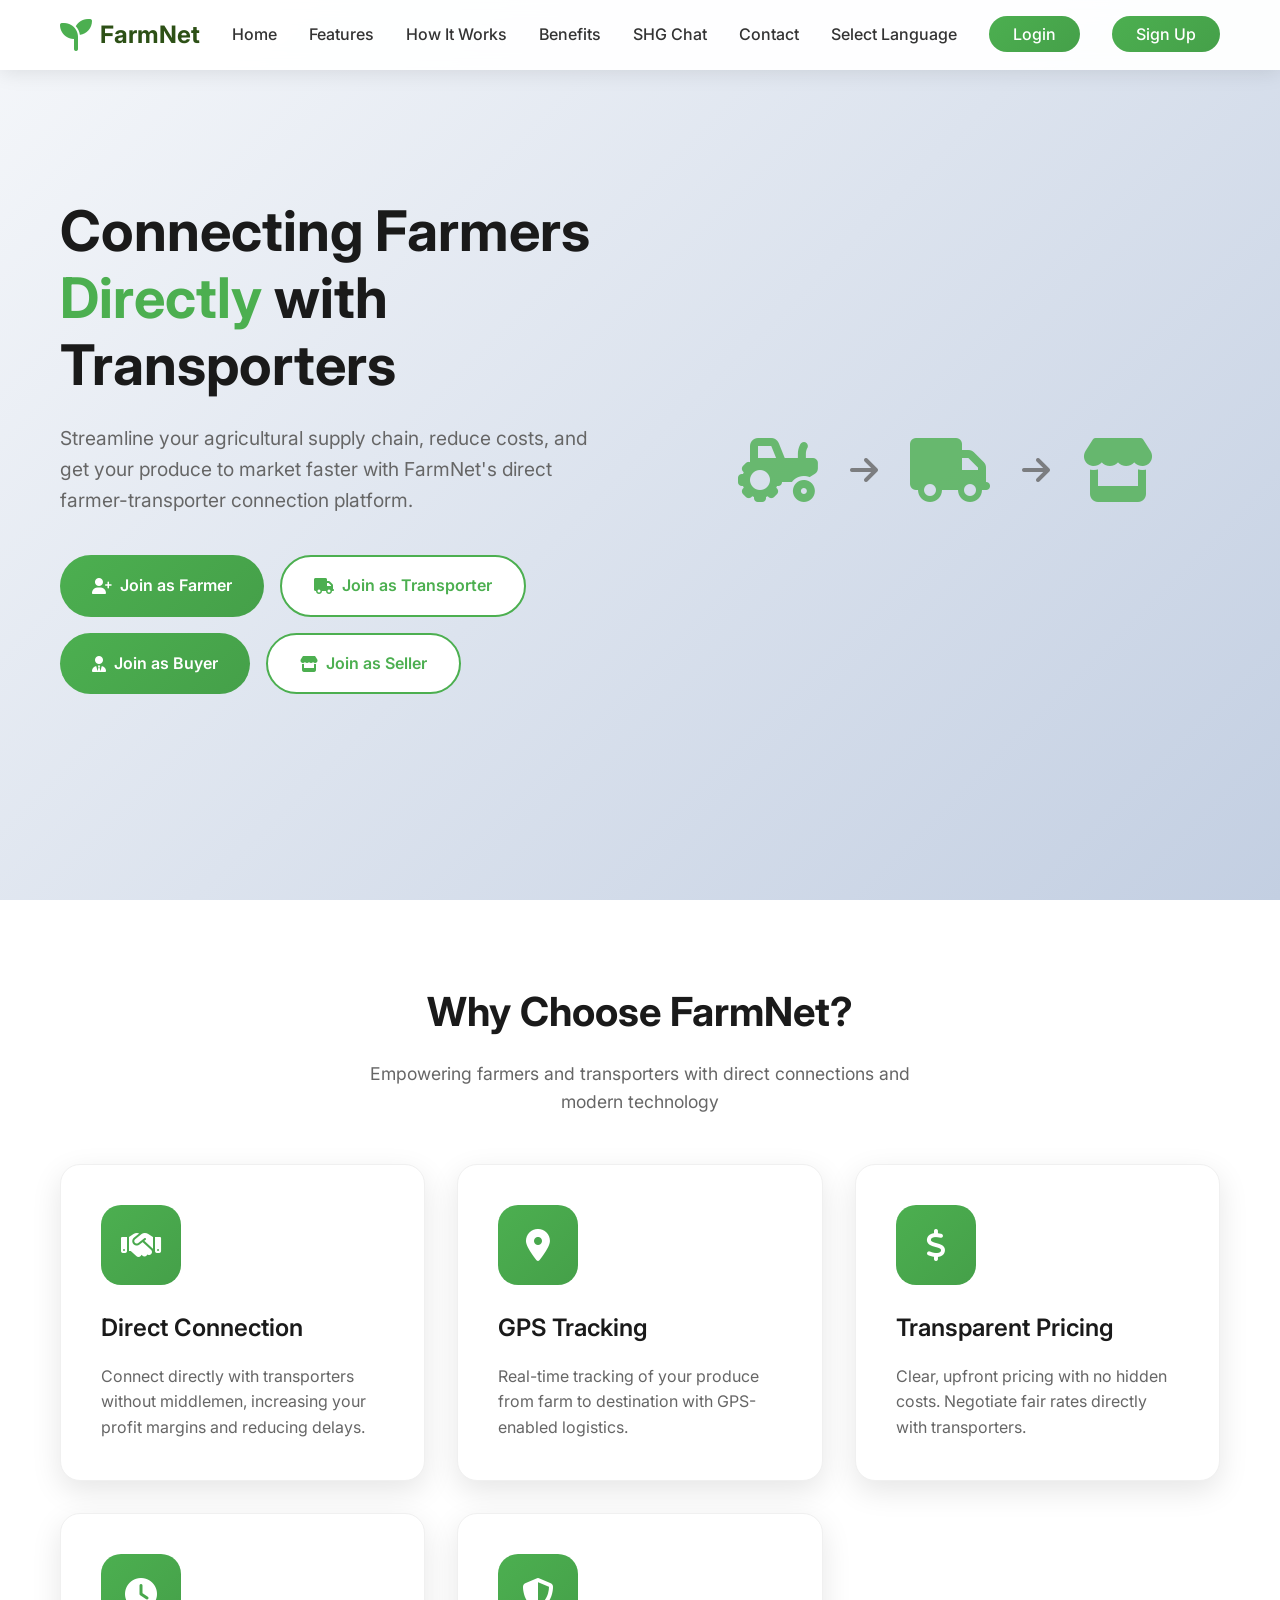
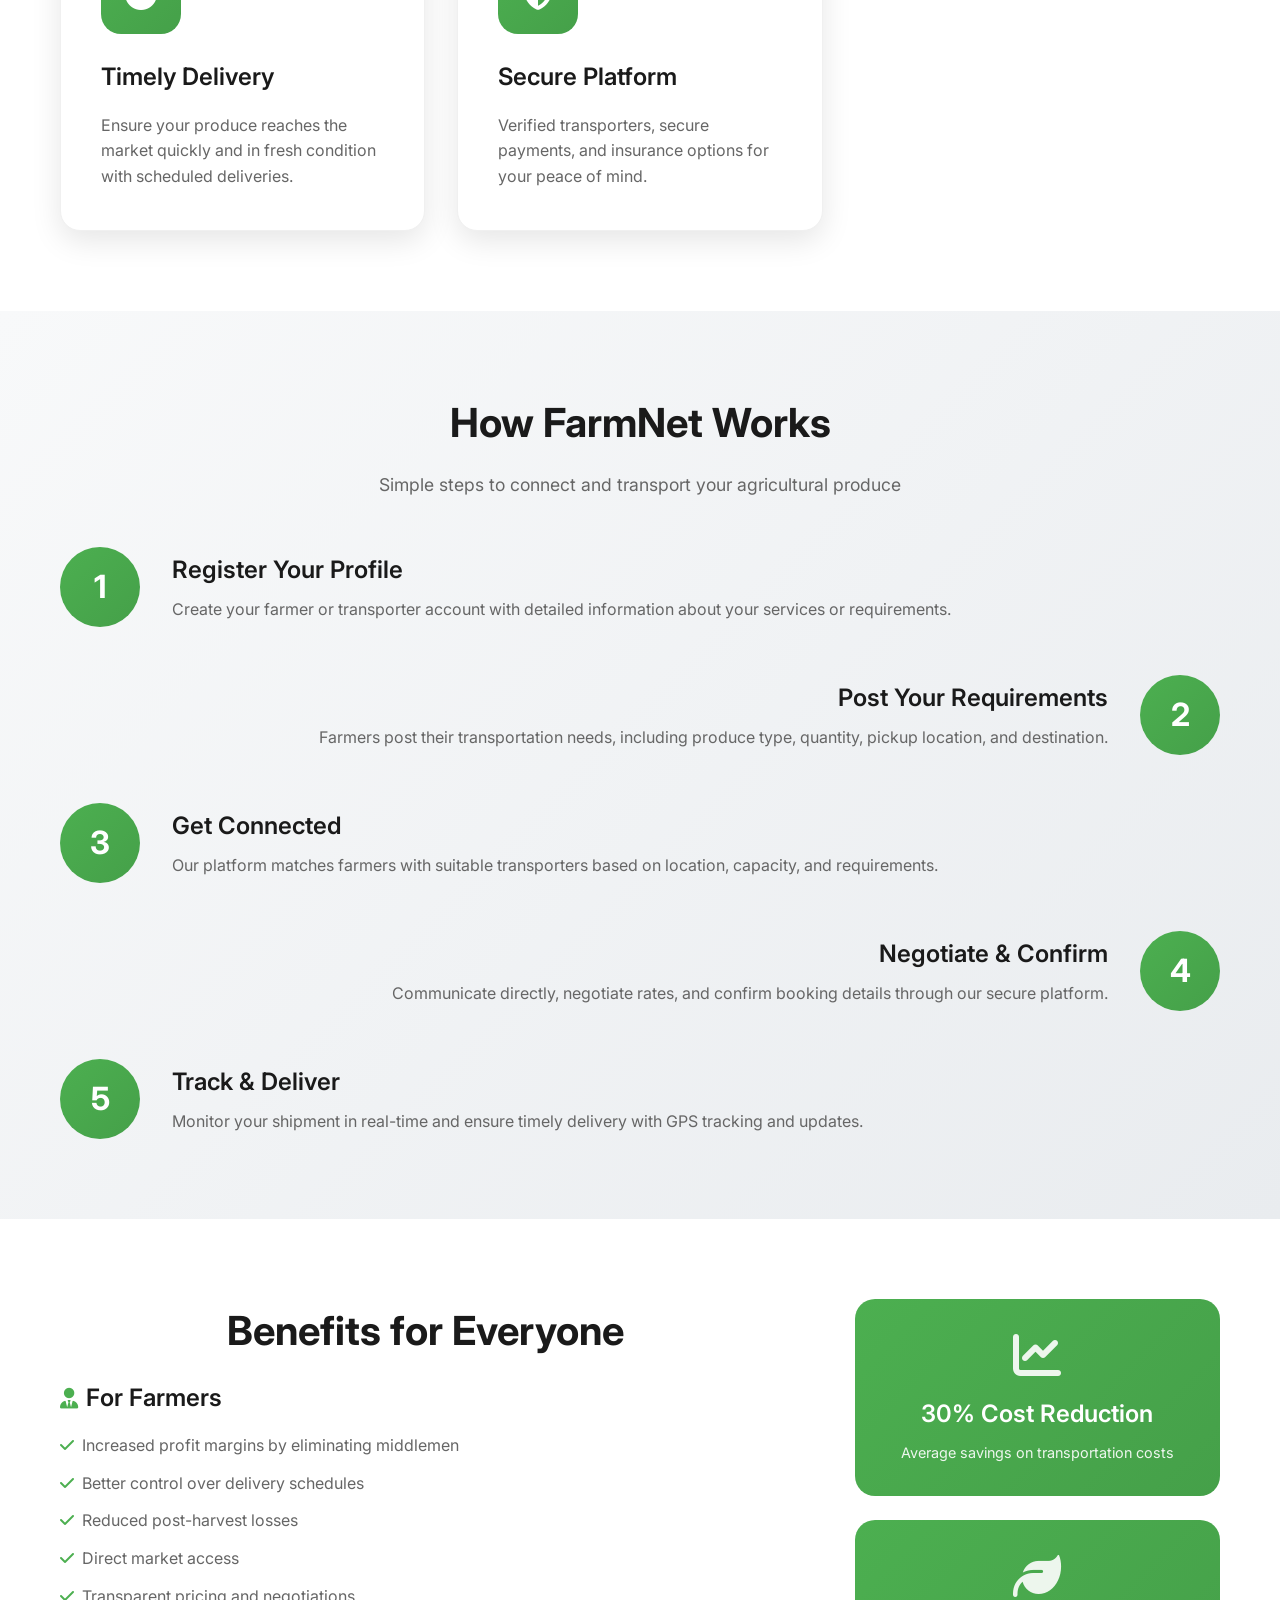
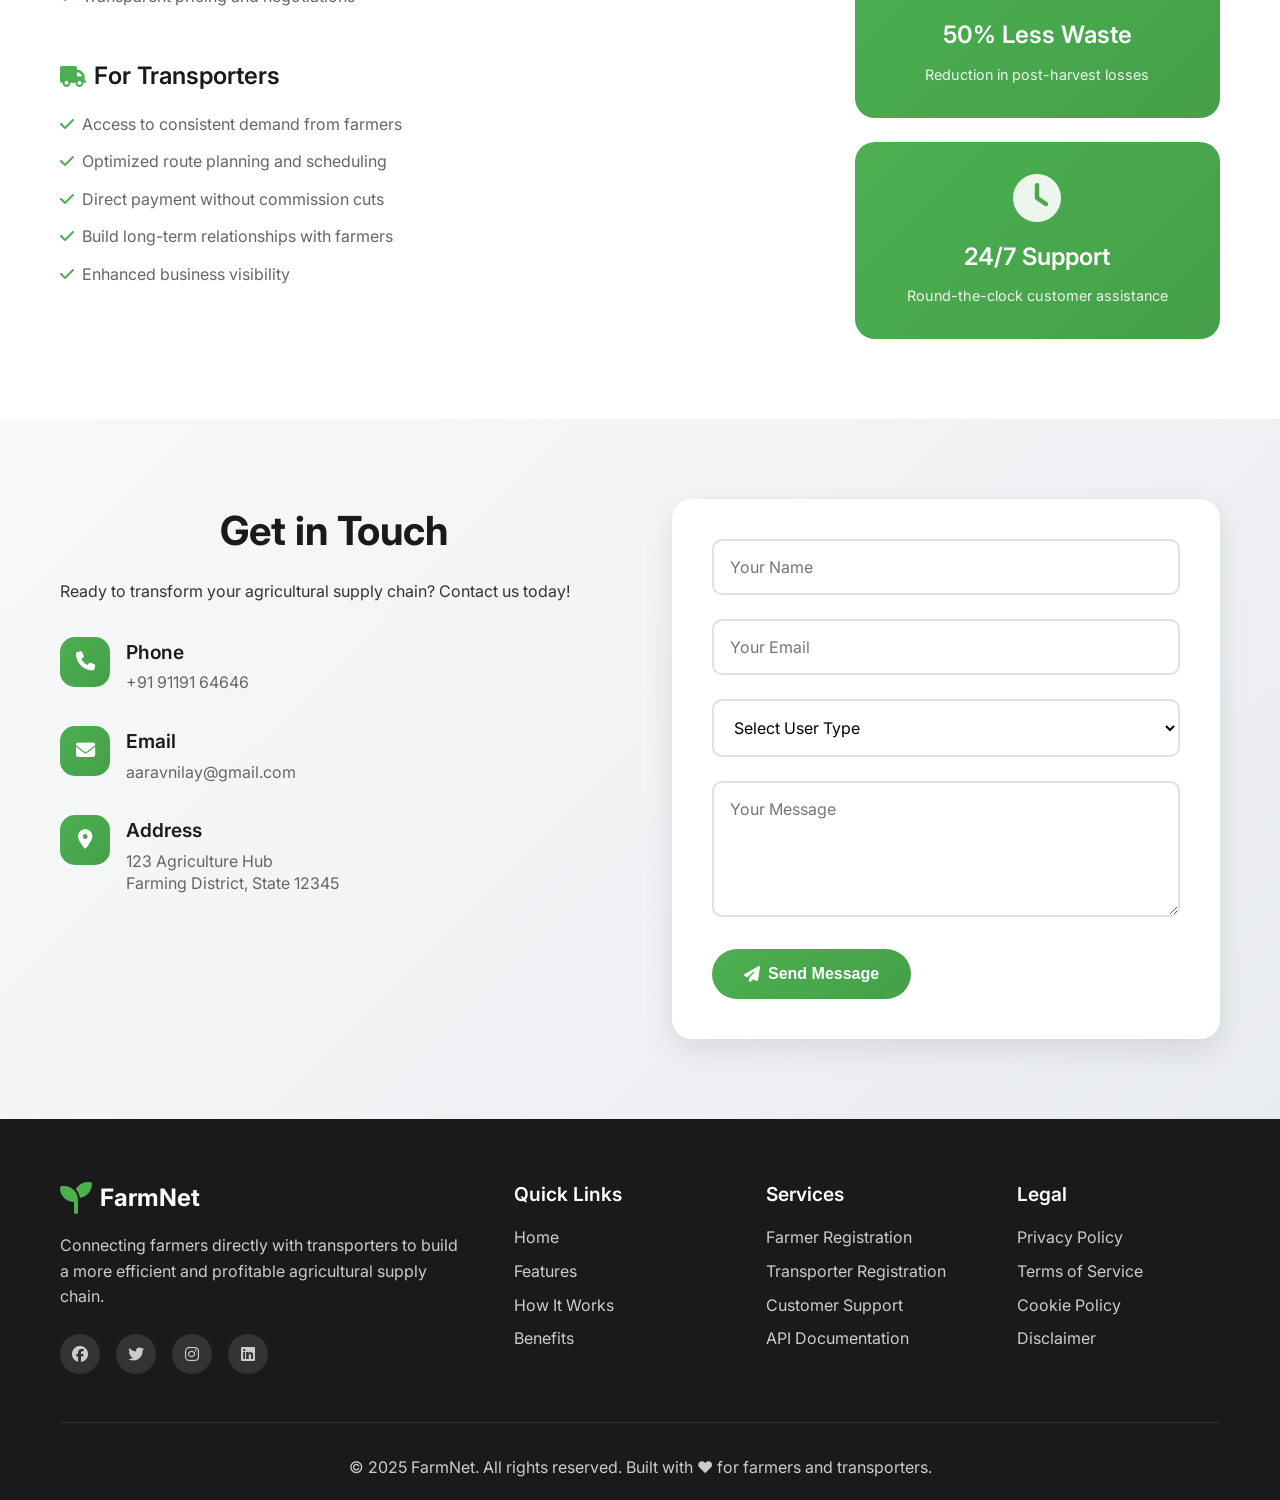
<file: index.html>
<!DOCTYPE html>
<html lang="en">
<head>
    <meta charset="UTF-8">
    <meta name="viewport" content="width=device-width, initial-scale=1.0">
    <title>FarmNet</title>
    <meta name="description" content="FarmNet connects farmers directly with transporters to streamline agricultural supply chain, reduce costs, and improve market access.">
    <link rel="stylesheet" href="style.css">
    <link rel="preconnect" href="https://fonts.googleapis.com">
    <link rel="preconnect" href="https://fonts.gstatic.com" crossorigin>
    <link href="https://fonts.googleapis.com/css2?family=Inter:wght@300;400;500;600;700&display=swap" rel="stylesheet">
    <link rel="stylesheet" href="https://cdnjs.cloudflare.com/ajax/libs/font-awesome/6.4.0/css/all.min.css">
</head>
<body>
    <!-- Navigation -->
    <nav class="navbar">
        <div class="nav-container">
            <div class="nav-logo">
                <i class="fas fa-seedling"></i>
                <span>FarmNet</span>
            </div>
            <ul class="nav-menu">
                <li class="nav-item"><a href="#home" class="nav-link">Home</a></li>
                <li class="nav-item"><a href="#features" class="nav-link">Features</a></li>
                <li class="nav-item"><a href="#how-it-works" class="nav-link">How It Works</a></li>
                <li class="nav-item"><a href="#benefits" class="nav-link">Benefits</a></li>
                <li class="nav-item"><a href="/shg-chat" class="nav-link">SHG Chat</a></li>
                <li class="nav-item"><a href="#contact" class="nav-link">Contact</a></li>
                <li class="nav-item"><a href="lang.html" class="nav-link">Select Language</a></li>
                <li class="nav-item"><a href="/farmer-login" class="nav-link btn-login">Login</a></li>
                <li class="nav-item"><a href="/farmer-register" class="nav-link btn-login">Sign Up</a></li>
            </ul>
            <div class="hamburger">
                <span class="bar"></span>
                <span class="bar"></span>
                <span class="bar"></span>
            </div>
        </div>
    </nav>

    <!-- Hero Section -->
    <section id="home" class="hero">
        <div class="hero-container">
            <div class="hero-content">
                <h1 class="hero-title">
                    Connecting Farmers <span class="highlight">Directly</span> with Transporters
                </h1>
                <p class="hero-description">
                    Streamline your agricultural supply chain, reduce costs, and get your produce to market faster with FarmNet's direct farmer-transporter connection platform.
                </p>
                <div class="hero-buttons">
                    <a href="/farmer-register" class="btn btn-primary">
                        <i class="fas fa-user-plus"></i>
                        Join as Farmer
                    </a>
                    <a href="/transporter-register" class="btn btn-secondary">
                        <i class="fas fa-truck"></i>
                        Join as Transporter
                    </a>
                    <a href="/buyer-register" class="btn btn-primary">
                        <i class="fas fa-user-tie"></i>
                        Join as Buyer
                    </a>
                    <a href="/seller-register" class="btn btn-secondary">
                        <i class="fas fa-store"></i>
                        Join as Seller
                    </a>
                </div>
            </div>
            <div class="hero-image">
                <div class="hero-illustration">
                    <i class="fas fa-tractor"></i>
                    <i class="fas fa-arrow-right"></i>
                    <i class="fas fa-truck"></i>
                    <i class="fas fa-arrow-right"></i>
                    <i class="fas fa-store"></i>
                </div>
            </div>
        </div>
    </section>

    <!-- Features Section -->
    <section id="features" class="features">
        <div class="container">
            <h2 class="section-title">Why Choose FarmNet?</h2>
            <p class="section-subtitle">Empowering farmers and transporters with direct connections and modern technology</p>
            
            <div class="features-grid">
                <div class="feature-card">
                    <div class="feature-icon">
                        <i class="fas fa-handshake"></i>
                    </div>
                    <h3 class="feature-title">Direct Connection</h3>
                    <p class="feature-description">Connect directly with transporters without middlemen, increasing your profit margins and reducing delays.</p>
                </div>
                
                <div class="feature-card">
                    <div class="feature-icon">
                        <i class="fas fa-map-marker-alt"></i>
                    </div>
                    <h3 class="feature-title">GPS Tracking</h3>
                    <p class="feature-description">Real-time tracking of your produce from farm to destination with GPS-enabled logistics.</p>
                </div>
                <div class="feature-card">
                    <div class="feature-icon">
                        <i class="fas fa-dollar-sign"></i>
                    </div>
                    <h3 class="feature-title">Transparent Pricing</h3>
                    <p class="feature-description">Clear, upfront pricing with no hidden costs. Negotiate fair rates directly with transporters.</p>
                </div>
                
                <div class="feature-card">
                    <div class="feature-icon">
                        <i class="fas fa-clock"></i>
                    </div>
                    <h3 class="feature-title">Timely Delivery</h3>
                    <p class="feature-description">Ensure your produce reaches the market quickly and in fresh condition with scheduled deliveries.</p>
                </div>
                
                <div class="feature-card">
                    <div class="feature-icon">
                        <i class="fas fa-shield-alt"></i>
                    </div>
                    <h3 class="feature-title">Secure Platform</h3>
                    <p class="feature-description">Verified transporters, secure payments, and insurance options for your peace of mind.</p>
                </div>
            </div>
        </div>
    </section>

    <!-- How It Works Section -->
    <section id="how-it-works" class="how-it-works">
        <div class="container">
            <h2 class="section-title">How FarmNet Works</h2>
            <p class="section-subtitle">Simple steps to connect and transport your agricultural produce</p>
            
            <div class="steps-container">
                <div class="step">
                    <div class="step-number">1</div>
                    <div class="step-content">
                        <h3>Register Your Profile</h3>
                        <p>Create your farmer or transporter account with detailed information about your services or requirements.</p>
                    </div>
                </div>
                
                <div class="step">
                    <div class="step-number">2</div>
                    <div class="step-content">
                        <h3>Post Your Requirements</h3>
                        <p>Farmers post their transportation needs, including produce type, quantity, pickup location, and destination.</p>
                    </div>
                </div>
                
                <div class="step">
                    <div class="step-number">3</div>
                    <div class="step-content">
                        <h3>Get Connected</h3>
                        <p>Our platform matches farmers with suitable transporters based on location, capacity, and requirements.</p>
                    </div>
                </div>
                
                <div class="step">
                    <div class="step-number">4</div>
                    <div class="step-content">
                        <h3>Negotiate & Confirm</h3>
                        <p>Communicate directly, negotiate rates, and confirm booking details through our secure platform.</p>
                    </div>
                </div>
                
                <div class="step">
                    <div class="step-number">5</div>
                    <div class="step-content">
                        <h3>Track & Deliver</h3>
                        <p>Monitor your shipment in real-time and ensure timely delivery with GPS tracking and updates.</p>
                    </div>
                </div>
            </div>
        </div>
    </section>

    <!-- Benefits Section -->
    <section id="benefits" class="benefits">
        <div class="container">
            <div class="benefits-content">
                <div class="benefits-text">
                    <h2 class="section-title">Benefits for Everyone</h2>
                    <div class="benefit-group">
                        <h3><i class="fas fa-user-tie"></i> For Farmers</h3>
                        <ul>
                            <li><i class="fas fa-check"></i> Increased profit margins by eliminating middlemen</li>
                            <li><i class="fas fa-check"></i> Better control over delivery schedules</li>
                            <li><i class="fas fa-check"></i> Reduced post-harvest losses</li>
                            <li><i class="fas fa-check"></i> Direct market access</li>
                            <li><i class="fas fa-check"></i> Transparent pricing and negotiations</li>
                        </ul>
                    </div>
                    
                    <div class="benefit-group">
                        <h3><i class="fas fa-truck"></i> For Transporters</h3>
                        <ul>
                            <li><i class="fas fa-check"></i> Access to consistent demand from farmers</li>
                            <li><i class="fas fa-check"></i> Optimized route planning and scheduling</li>
                            <li><i class="fas fa-check"></i> Direct payment without commission cuts</li>
                            <li><i class="fas fa-check"></i> Build long-term relationships with farmers</li>
                            <li><i class="fas fa-check"></i> Enhanced business visibility</li>
                        </ul>
                    </div>
                </div>
                
                <div class="benefits-visual">
                    <div class="benefit-stat-card">
                        <i class="fas fa-chart-line"></i>
                        <h4>30% Cost Reduction</h4>
                        <p>Average savings on transportation costs</p>
                    </div>
                    <div class="benefit-stat-card">
                        <i class="fas fa-leaf"></i>
                        <h4>50% Less Waste</h4>
                        <p>Reduction in post-harvest losses</p>
                    </div>
                    <div class="benefit-stat-card">
                        <i class="fas fa-clock"></i>
                        <h4>24/7 Support</h4>
                        <p>Round-the-clock customer assistance</p>
                    </div>
                </div>
            </div>
        </div>
    </section>

    <!-- Contact Section -->
    <section id="contact" class="contact">
        <div class="container">
            <div class="contact-content">
                <div class="contact-info">
                    <h2 class="section-title">Get in Touch</h2>
                    <p>Ready to transform your agricultural supply chain? Contact us today!</p>
                    
                    <div class="contact-details">
                        <div class="contact-item">
                            <i class="fas fa-phone"></i>
                            <div>
                                <h4>Phone</h4>
                                <p>+91 91191 64646</p>
                            </div>
                        </div>
                        
                        <div class="contact-item">
                            <i class="fas fa-envelope"></i>
                            <div>
                                <h4>Email</h4>
                                <p>aaravnilay@gmail.com</p>
                            </div>
                        </div>
                        
                        <div class="contact-item">
                            <i class="fas fa-map-marker-alt"></i>
                            <div>
                                <h4>Address</h4>
                                <p>123 Agriculture Hub<br>Farming District, State 12345</p>
                            </div>
                        </div>
                    </div>
                </div>
                
                <div class="contact-form">
                    <form id="contactForm">
                        <div class="form-group">
                            <input type="text" id="name" name="name" placeholder="Your Name" required>
                        </div>
                        
                        <div class="form-group">
                            <input type="email" id="email" name="email" placeholder="Your Email" required>
                        </div>
                        
                        <div class="form-group">
                            <select id="userType" name="userType" required>
                                <option value="">Select User Type</option>
                                <option value="farmer">Farmer</option>
                                <option value="transporter">Transporter</option>
                                <option value="other">Other</option>
                            </select>
                        </div>
                        
                        <div class="form-group">
                            <textarea id="message" name="message" placeholder="Your Message" rows="5" required></textarea>
                        </div>
                        
                        <button type="submit" class="btn btn-primary">
                            <i class="fas fa-paper-plane"></i>
                            Send Message
                        </button>
                    </form>
                </div>
            </div>
        </div>
    </section>

    <!-- Footer -->
    <footer class="footer">
        <div class="container">
            <div class="footer-content">
                <div class="footer-section">
                    <div class="footer-logo">
                        <i class="fas fa-seedling"></i>
                        <span>FarmNet</span>
                    </div>
                    <p>Connecting farmers directly with transporters to build a more efficient and profitable agricultural supply chain.</p>
                    <div class="social-links">
                        <a href="#"><i class="fab fa-facebook"></i></a>
                        <a href="#"><i class="fab fa-twitter"></i></a>
                        <a href="#"><i class="fab fa-instagram"></i></a>
                        <a href="#"><i class="fab fa-linkedin"></i></a>
                    </div>
                </div>
                
                <div class="footer-section">
                    <h4>Quick Links</h4>
                    <ul>
                        <li><a href="#home">Home</a></li>
                        <li><a href="#features">Features</a></li>
                        <li><a href="#how-it-works">How It Works</a></li>
                        <li><a href="#benefits">Benefits</a></li>
                    </ul>
                </div>
                
                <div class="footer-section">
                    <h4>Services</h4>
                    <ul>
                        <li><a href="/farmer-register">Farmer Registration</a></li>
                        <li><a href="/transporter-register">Transporter Registration</a></li>
                        <li><a href="/support">Customer Support</a></li>
                        <li><a href="/api">API Documentation</a></li>
                    </ul>
                </div>
                
                <div class="footer-section">
                    <h4>Legal</h4>
                    <ul>
                        <li><a href="/privacy">Privacy Policy</a></li>
                        <li><a href="/terms">Terms of Service</a></li>
                        <li><a href="/cookies">Cookie Policy</a></li>
                        <li><a href="/disclaimer">Disclaimer</a></li>
                    </ul>
                </div>
            </div>
            
            <div class="footer-bottom">
                <p>&copy; 2025 FarmNet. All rights reserved. Built with ❤️ for farmers and transporters.</p>
            </div>
        </div>
    </footer>

    <script src="main.js"></script>
</body>
</html>
</file>
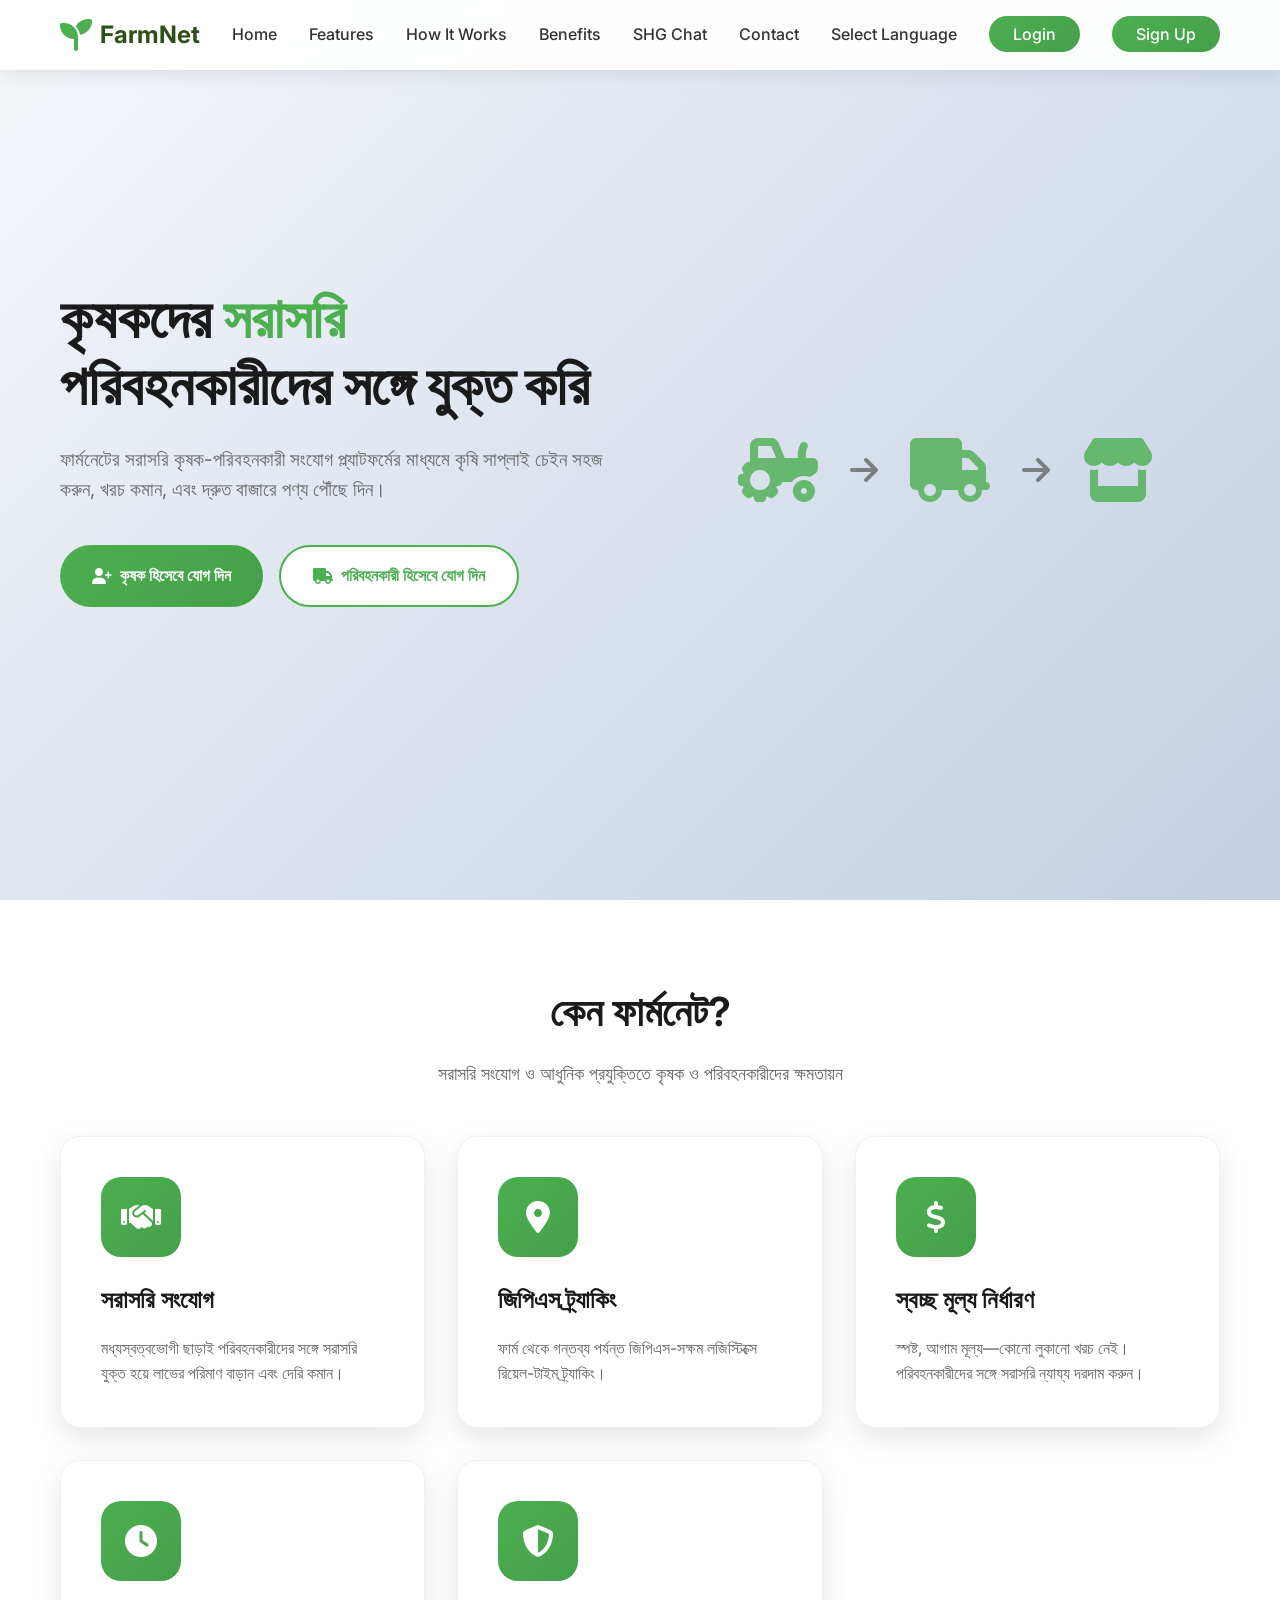
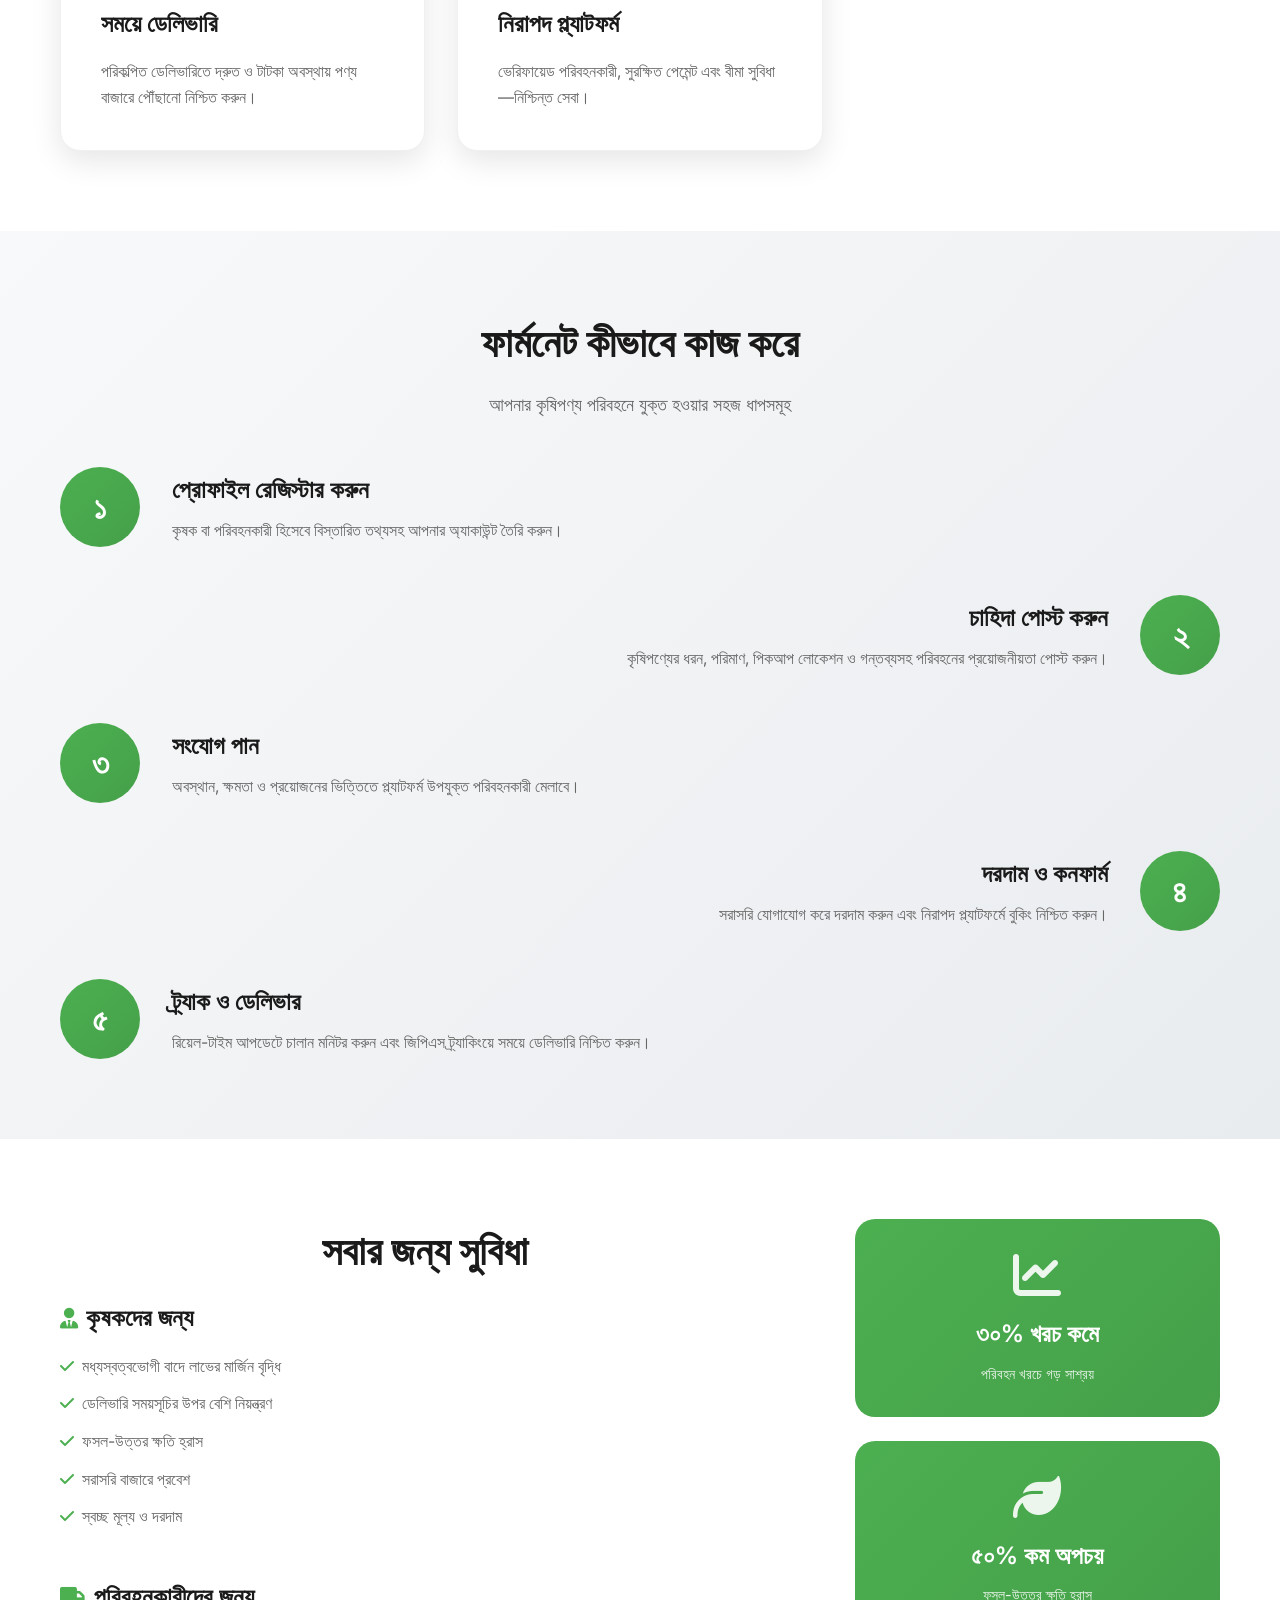
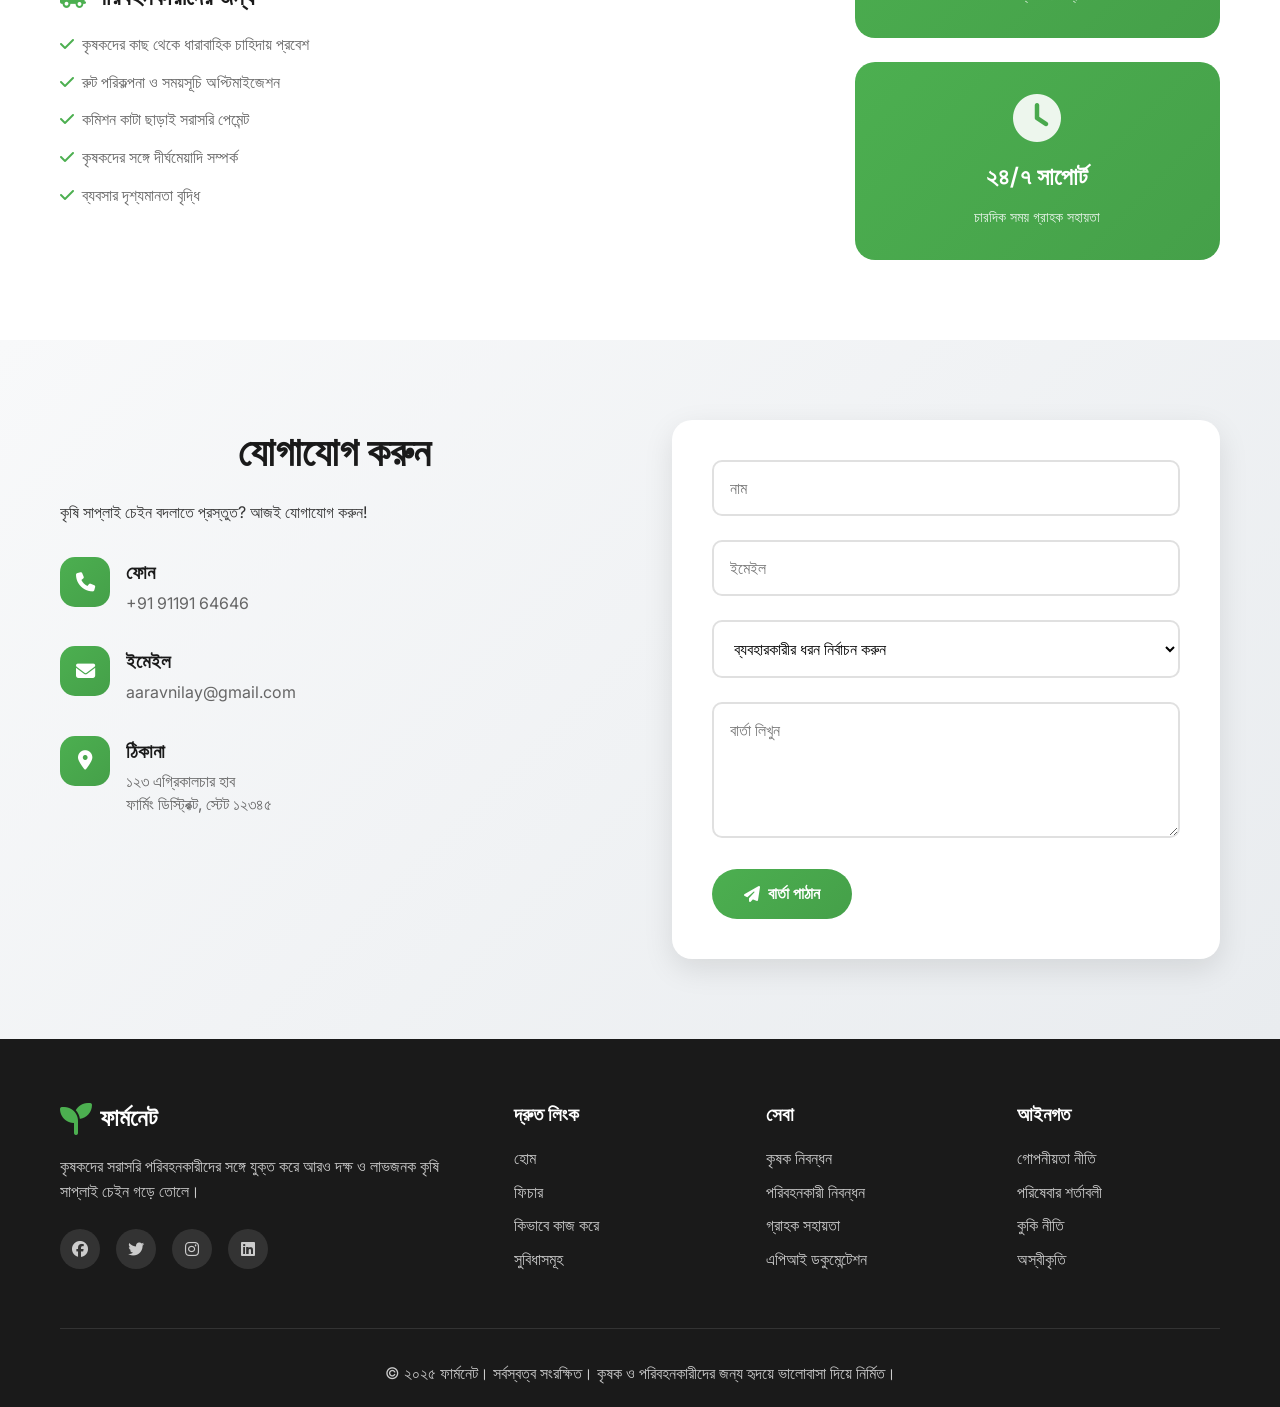
<file: indexbe.html>
<!DOCTYPE html>
<html lang="en">
<head>
    <meta charset="UTF-8">
    <meta name="viewport" content="width=device-width, initial-scale=1.0">
    <title>FarmNet</title>
    <meta name="description" content="FarmNet connects farmers directly with transporters to streamline agricultural supply chain, reduce costs, and improve market access.">
    <link rel="stylesheet" href="style.css">
    <link rel="preconnect" href="https://fonts.googleapis.com">
    <link rel="preconnect" href="https://fonts.gstatic.com" crossorigin>
    <link href="https://fonts.googleapis.com/css2?family=Inter:wght@300;400;500;600;700&display=swap" rel="stylesheet">
    <link rel="stylesheet" href="https://cdnjs.cloudflare.com/ajax/libs/font-awesome/6.4.0/css/all.min.css">
</head>
<body>
    <!-- Navigation -->
    <nav class="navbar">
        <div class="nav-container">
            <div class="nav-logo">
                <i class="fas fa-seedling"></i>
                <span>FarmNet</span>
            </div>
            <ul class="nav-menu">
                <li class="nav-item"><a href="#home" class="nav-link">Home</a></li>
                <li class="nav-item"><a href="#features" class="nav-link">Features</a></li>
                <li class="nav-item"><a href="#how-it-works" class="nav-link">How It Works</a></li>
                <li class="nav-item"><a href="#benefits" class="nav-link">Benefits</a></li>
                <li class="nav-item"><a href="/shg-chat" class="nav-link">SHG Chat</a></li>
                <li class="nav-item"><a href="#contact" class="nav-link">Contact</a></li>
                <li class="nav-item"><a href="lang.html" class="nav-link">Select Language</a></li>
                <li class="nav-item"><a href="/farmer-login" class="nav-link btn-login">Login</a></li>
                <li class="nav-item"><a href="/farmer-register" class="nav-link btn-login">Sign Up</a></li>
            </ul>
            <div class="hamburger">
                <span class="bar"></span>
                <span class="bar"></span>
                <span class="bar"></span>
            </div>
        </div>
    </nav>
    <!-- Hero Section --> 
<section id="home" class="hero"> 
    <div class="hero-container"> 
        <div class="hero-content"> 
            <h1 class="hero-title">
                কৃষকদের <span class="highlight">সরাসরি</span> পরিবহনকারীদের সঙ্গে যুক্ত করি
            </h1> 
            <p class="hero-description">
                ফার্মনেটের সরাসরি কৃষক-পরিবহনকারী সংযোগ প্ল্যাটফর্মের মাধ্যমে কৃষি সাপ্লাই চেইন সহজ করুন, খরচ কমান, এবং দ্রুত বাজারে পণ্য পৌঁছে দিন। 
            </p> 
            <div class="hero-buttons"> 
                <a href="/farmer-register" class="btn btn-primary">
                    <i class="fas fa-user-plus"></i>
                    কৃষক হিসেবে যোগ দিন
                </a> 
                <a href="/transporter-register" class="btn btn-secondary">
                    <i class="fas fa-truck"></i>
                    পরিবহনকারী হিসেবে যোগ দিন
                </a> 
            </div> 
        </div> 
        <div class="hero-image"> 
            <div class="hero-illustration"> 
                <i class="fas fa-tractor"></i>
                <i class="fas fa-arrow-right"></i>
                <i class="fas fa-truck"></i>
                <i class="fas fa-arrow-right"></i>
                <i class="fas fa-store"></i> 
            </div> 
        </div> 
    </div> 
</section> 

<!-- Features Section --> 
<section id="features" class="features"> 
    <div class="container"> 
        <h2 class="section-title">কেন ফার্মনেট?</h2> 
        <p class="section-subtitle">সরাসরি সংযোগ ও আধুনিক প্রযুক্তিতে কৃষক ও পরিবহনকারীদের ক্ষমতায়ন</p> 
        
        <div class="features-grid"> 
            <div class="feature-card"> 
                <div class="feature-icon">
                    <i class="fas fa-handshake"></i>
                </div> 
                <h3 class="feature-title">সরাসরি সংযোগ</h3> 
                <p class="feature-description">মধ্যস্বত্বভোগী ছাড়াই পরিবহনকারীদের সঙ্গে সরাসরি যুক্ত হয়ে লাভের পরিমাণ বাড়ান এবং দেরি কমান।</p> 
            </div> 
            
            <div class="feature-card"> 
                <div class="feature-icon">
                    <i class="fas fa-map-marker-alt"></i>
                </div> 
                <h3 class="feature-title">জিপিএস ট্র্যাকিং</h3> 
                <p class="feature-description">ফার্ম থেকে গন্তব্য পর্যন্ত জিপিএস-সক্ষম লজিস্টিক্সে রিয়েল-টাইম ট্র্যাকিং।</p> 
            </div> 
            <div class="feature-card"> 
                <div class="feature-icon">
                    <i class="fas fa-dollar-sign"></i>
                </div> 
                <h3 class="feature-title">স্বচ্ছ মূল্য নির্ধারণ</h3> 
                <p class="feature-description">স্পষ্ট, আগাম মূল্য—কোনো লুকানো খরচ নেই। পরিবহনকারীদের সঙ্গে সরাসরি ন্যায্য দরদাম করুন।</p> 
            </div> 
            
            <div class="feature-card"> 
                <div class="feature-icon">
                    <i class="fas fa-clock"></i>
                </div> 
                <h3 class="feature-title">সময়ে ডেলিভারি</h3> 
                <p class="feature-description">পরিকল্পিত ডেলিভারিতে দ্রুত ও টাটকা অবস্থায় পণ্য বাজারে পৌঁছানো নিশ্চিত করুন।</p> 
            </div> 
            
            <div class="feature-card"> 
                <div class="feature-icon">
                    <i class="fas fa-shield-alt"></i>
                </div> 
                <h3 class="feature-title">নিরাপদ প্ল্যাটফর্ম</h3> 
                <p class="feature-description">ভেরিফায়েড পরিবহনকারী, সুরক্ষিত পেমেন্ট এবং বীমা সুবিধা—নিশ্চিন্ত সেবা।</p> 
            </div> 
        </div> 
    </div> 
</section> 

<!-- How It Works Section --> 
<section id="how-it-works" class="how-it-works"> 
    <div class="container"> 
        <h2 class="section-title">ফার্মনেট কীভাবে কাজ করে</h2> 
        <p class="section-subtitle">আপনার কৃষিপণ্য পরিবহনে যুক্ত হওয়ার সহজ ধাপসমূহ</p> 
        
        <div class="steps-container"> 
            <div class="step"> 
                <div class="step-number">১</div> 
                <div class="step-content"> 
                    <h3>প্রোফাইল রেজিস্টার করুন</h3> 
                    <p>কৃষক বা পরিবহনকারী হিসেবে বিস্তারিত তথ্যসহ আপনার অ্যাকাউন্ট তৈরি করুন।</p> 
                </div> 
            </div> 
            
            <div class="step"> 
                <div class="step-number">২</div> 
                <div class="step-content"> 
                    <h3>চাহিদা পোস্ট করুন</h3> 
                    <p>কৃষিপণ্যের ধরন, পরিমাণ, পিকআপ লোকেশন ও গন্তব্যসহ পরিবহনের প্রয়োজনীয়তা পোস্ট করুন।</p> 
                </div> 
            </div> 
            
            <div class="step"> 
                <div class="step-number">৩</div> 
                <div class="step-content"> 
                    <h3>সংযোগ পান</h3> 
                    <p>অবস্থান, ক্ষমতা ও প্রয়োজনের ভিত্তিতে প্ল্যাটফর্ম উপযুক্ত পরিবহনকারী মেলাবে।</p> 
                </div> 
            </div> 
            
            <div class="step"> 
                <div class="step-number">৪</div> 
                <div class="step-content"> 
                    <h3>দরদাম ও কনফার্ম</h3> 
                    <p>সরাসরি যোগাযোগ করে দরদাম করুন এবং নিরাপদ প্ল্যাটফর্মে বুকিং নিশ্চিত করুন।</p> 
                </div> 
            </div> 
            
            <div class="step"> 
                <div class="step-number">৫</div> 
                <div class="step-content"> 
                    <h3>ট্র্যাক ও ডেলিভার</h3> 
                    <p>রিয়েল-টাইম আপডেটে চালান মনিটর করুন এবং জিপিএস ট্র্যাকিংয়ে সময়ে ডেলিভারি নিশ্চিত করুন।</p> 
                </div> 
            </div> 
        </div> 
    </div> 
</section> 

<!-- Benefits Section --> 
<section id="benefits" class="benefits"> 
    <div class="container"> 
        <div class="benefits-content"> 
            <div class="benefits-text"> 
                <h2 class="section-title">সবার জন্য সুবিধা</h2> 
                <div class="benefit-group"> 
                    <h3><i class="fas fa-user-tie"></i> কৃষকদের জন্য</h3> 
                    <ul> 
                        <li><i class="fas fa-check"></i> মধ্যস্বত্বভোগী বাদে লাভের মার্জিন বৃদ্ধি</li> 
                        <li><i class="fas fa-check"></i> ডেলিভারি সময়সূচির উপর বেশি নিয়ন্ত্রণ</li> 
                        <li><i class="fas fa-check"></i> ফসল-উত্তর ক্ষতি হ্রাস</li> 
                        <li><i class="fas fa-check"></i> সরাসরি বাজারে প্রবেশ</li> 
                        <li><i class="fas fa-check"></i> স্বচ্ছ মূল্য ও দরদাম</li> 
                    </ul> 
                </div> 
                
                <div class="benefit-group"> 
                    <h3><i class="fas fa-truck"></i> পরিবহনকারীদের জন্য</h3> 
                    <ul> 
                        <li><i class="fas fa-check"></i> কৃষকদের কাছ থেকে ধারাবাহিক চাহিদায় প্রবেশ</li> 
                        <li><i class="fas fa-check"></i> রুট পরিকল্পনা ও সময়সূচি অপ্টিমাইজেশন</li> 
                        <li><i class="fas fa-check"></i> কমিশন কাটা ছাড়াই সরাসরি পেমেন্ট</li> 
                        <li><i class="fas fa-check"></i> কৃষকদের সঙ্গে দীর্ঘমেয়াদি সম্পর্ক</li> 
                        <li><i class="fas fa-check"></i> ব্যবসার দৃশ্যমানতা বৃদ্ধি</li> 
                    </ul> 
                </div> 
            </div> 
            
            <div class="benefits-visual"> 
                <div class="benefit-stat-card">
                    <i class="fas fa-chart-line"></i>
                    <h4>৩০% খরচ কমে</h4>
                    <p>পরিবহন খরচে গড় সাশ্রয়</p>
                </div> 
                <div class="benefit-stat-card">
                    <i class="fas fa-leaf"></i>
                    <h4>৫০% কম অপচয়</h4>
                    <p>ফসল-উত্তর ক্ষতি হ্রাস</p>
                </div> 
                <div class="benefit-stat-card">
                    <i class="fas fa-clock"></i>
                    <h4>২৪/৭ সাপোর্ট</h4>
                    <p>চারদিক সময় গ্রাহক সহায়তা</p>
                </div> 
            </div> 
        </div> 
    </div> 
</section> 

<!-- Contact Section --> 
<section id="contact" class="contact"> 
    <div class="container"> 
        <div class="contact-content"> 
            <div class="contact-info"> 
                <h2 class="section-title">যোগাযোগ করুন</h2> 
                <p>কৃষি সাপ্লাই চেইন বদলাতে প্রস্তুত? আজই যোগাযোগ করুন!</p> 
                
                <div class="contact-details"> 
                    <div class="contact-item"> 
                        <i class="fas fa-phone"></i> 
                        <div> 
                            <h4>ফোন</h4> 
                            <p>+91 91191 64646</p> 
                        </div> 
                    </div> 
                    
                    <div class="contact-item"> 
                        <i class="fas fa-envelope"></i> 
                        <div> 
                            <h4>ইমেইল</h4> 
                            <p>aaravnilay@gmail.com</p> 
                        </div> 
                    </div> 
                    
                    <div class="contact-item"> 
                        <i class="fas fa-map-marker-alt"></i> 
                        <div> 
                            <h4>ঠিকানা</h4> 
                            <p>১২৩ এগ্রিকালচার হাব<br>ফার্মিং ডিস্ট্রিক্ট, স্টেট ১২৩৪৫</p> 
                        </div> 
                    </div> 
                </div> 
            </div> 
            
            <div class="contact-form"> 
                <form id="contactForm"> 
                    <div class="form-group"> 
                        <input type="text" id="name" name="name" placeholder="নাম" required> 
                    </div> 
                    
                    <div class="form-group"> 
                        <input type="email" id="email" name="email" placeholder="ইমেইল" required> 
                    </div> 
                    
                    <div class="form-group"> 
                        <select id="userType" name="userType" required> 
                            <option value="">ব্যবহারকারীর ধরন নির্বাচন করুন</option> 
                            <option value="farmer">কৃষক</option> 
                            <option value="transporter">পরিবহনকারী</option> 
                            <option value="other">অন্যান্য</option> 
                        </select> 
                    </div> 
                    
                    <div class="form-group"> 
                        <textarea id="message" name="message" placeholder="বার্তা লিখুন" rows="5" required></textarea> 
                    </div> 
                    
                    <button type="submit" class="btn btn-primary"> 
                        <i class="fas fa-paper-plane"></i> 
                        বার্তা পাঠান
                    </button> 
                </form> 
            </div> 
        </div> 
    </div> 
</section> 

<!-- Footer --> 
<footer class="footer"> 
    <div class="container"> 
        <div class="footer-content"> 
            <div class="footer-section"> 
                <div class="footer-logo"> 
                    <i class="fas fa-seedling"></i> 
                    <span>ফার্মনেট</span> 
                </div> 
                <p>কৃষকদের সরাসরি পরিবহনকারীদের সঙ্গে যুক্ত করে আরও দক্ষ ও লাভজনক কৃষি সাপ্লাই চেইন গড়ে তোলে।</p> 
                <div class="social-links"> 
                    <a href="#"><i class="fab fa-facebook"></i></a> 
                    <a href="#"><i class="fab fa-twitter"></i></a> 
                    <a href="#"><i class="fab fa-instagram"></i></a> 
                    <a href="#"><i class="fab fa-linkedin"></i></a> 
                </div> 
            </div> 
            
            <div class="footer-section"> 
                <h4>দ্রুত লিংক</h4> 
                <ul> 
                    <li><a href="#home">হোম</a></li> 
                    <li><a href="#features">ফিচার</a></li> 
                    <li><a href="#how-it-works">কিভাবে কাজ করে</a></li> 
                    <li><a href="#benefits">সুবিধাসমূহ</a></li> 
                </ul> 
            </div> 
            
            <div class="footer-section"> 
                <h4>সেবা</h4> 
                <ul> 
                    <li><a href="/farmer-register">কৃষক নিবন্ধন</a></li> 
                    <li><a href="/transporter-register">পরিবহনকারী নিবন্ধন</a></li> 
                    <li><a href="/support">গ্রাহক সহায়তা</a></li> 
                    <li><a href="/api">এপিআই ডকুমেন্টেশন</a></li> 
                </ul> 
            </div> 
            
            <div class="footer-section"> 
                <h4>আইনগত</h4> 
                <ul> 
                    <li><a href="/privacy">গোপনীয়তা নীতি</a></li> 
                    <li><a href="/terms">পরিষেবার শর্তাবলী</a></li> 
                    <li><a href="/cookies">কুকি নীতি</a></li> 
                    <li><a href="/disclaimer">অস্বীকৃতি</a></li> 
                </ul> 
            </div> 
        </div> 
        
        <div class="footer-bottom"> 
            <p>&copy; ২০২৫ ফার্মনেট। সর্বস্বত্ব সংরক্ষিত। কৃষক ও পরিবহনকারীদের জন্য হৃদয়ে ভালোবাসা দিয়ে নির্মিত।</p> 
        </div> 
    </div> 
</footer> 
<script src="main.js"></script> 
</body>
</html>
</file>
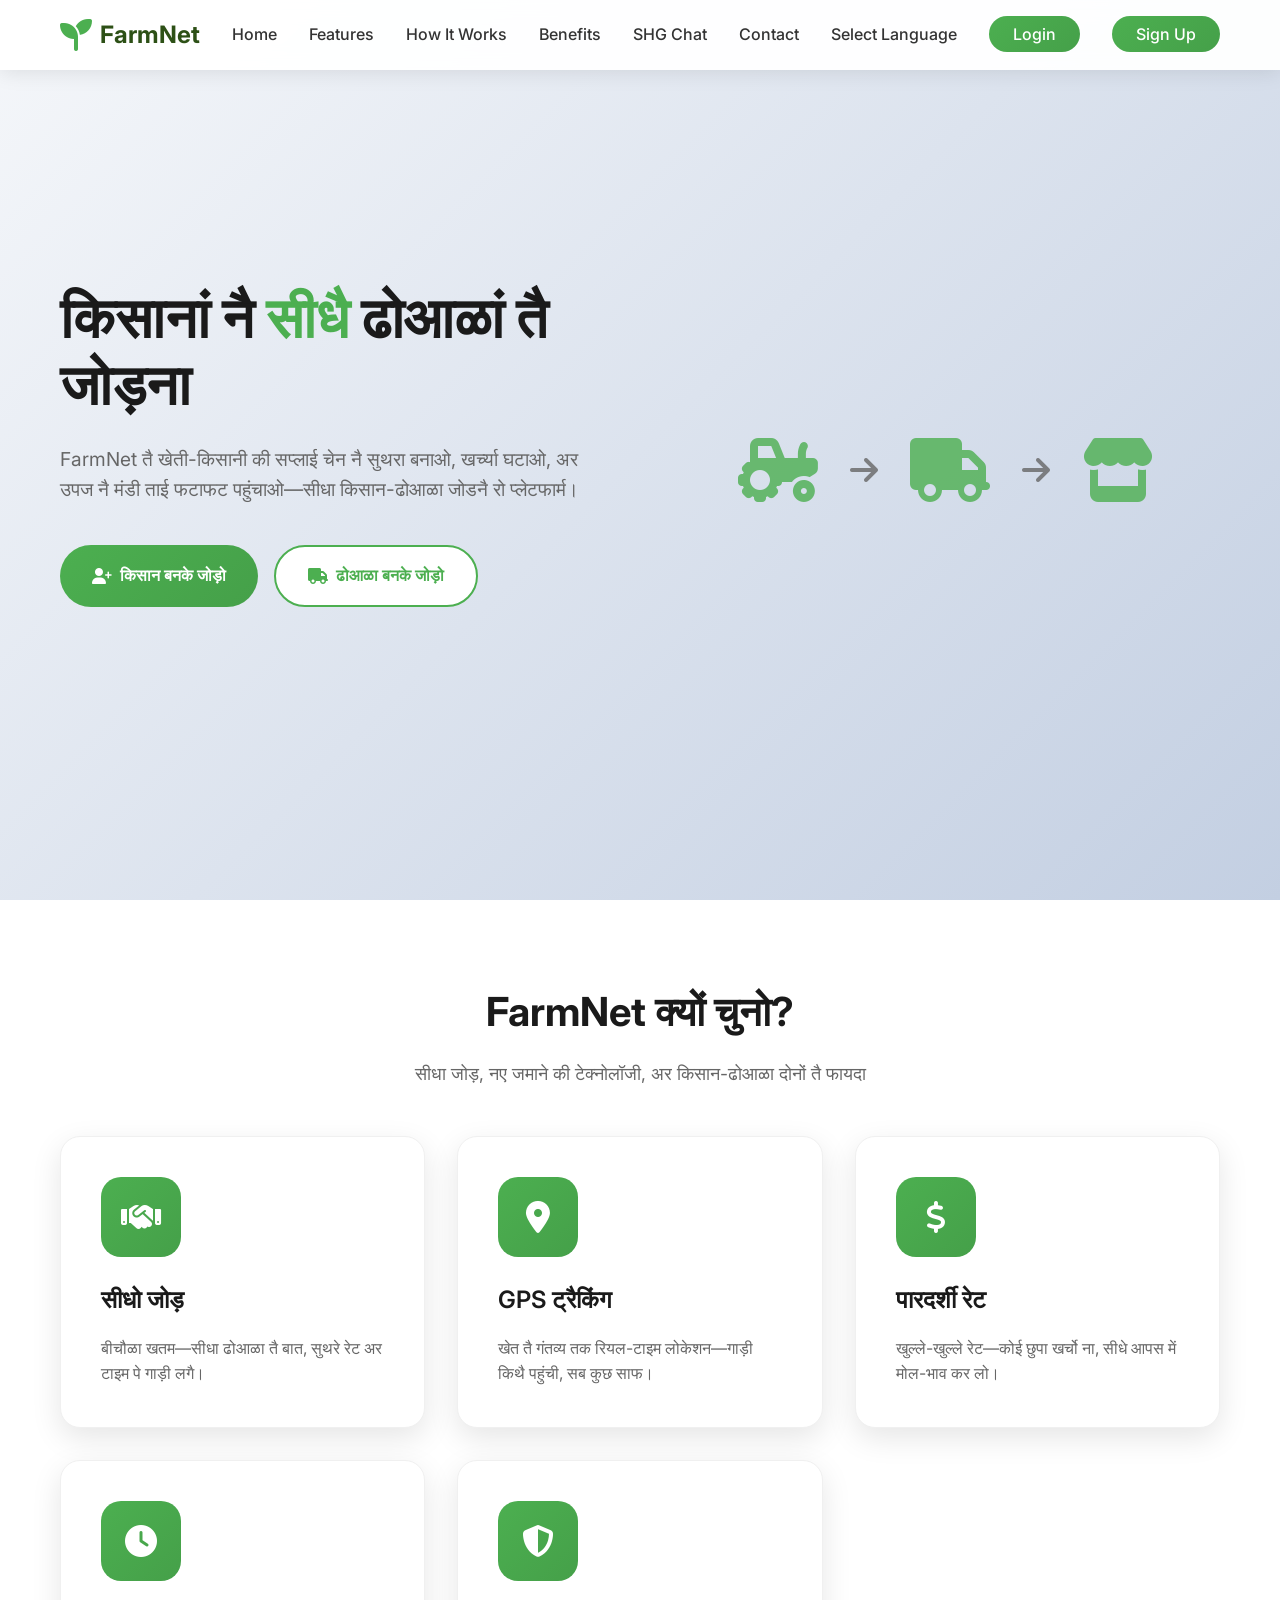
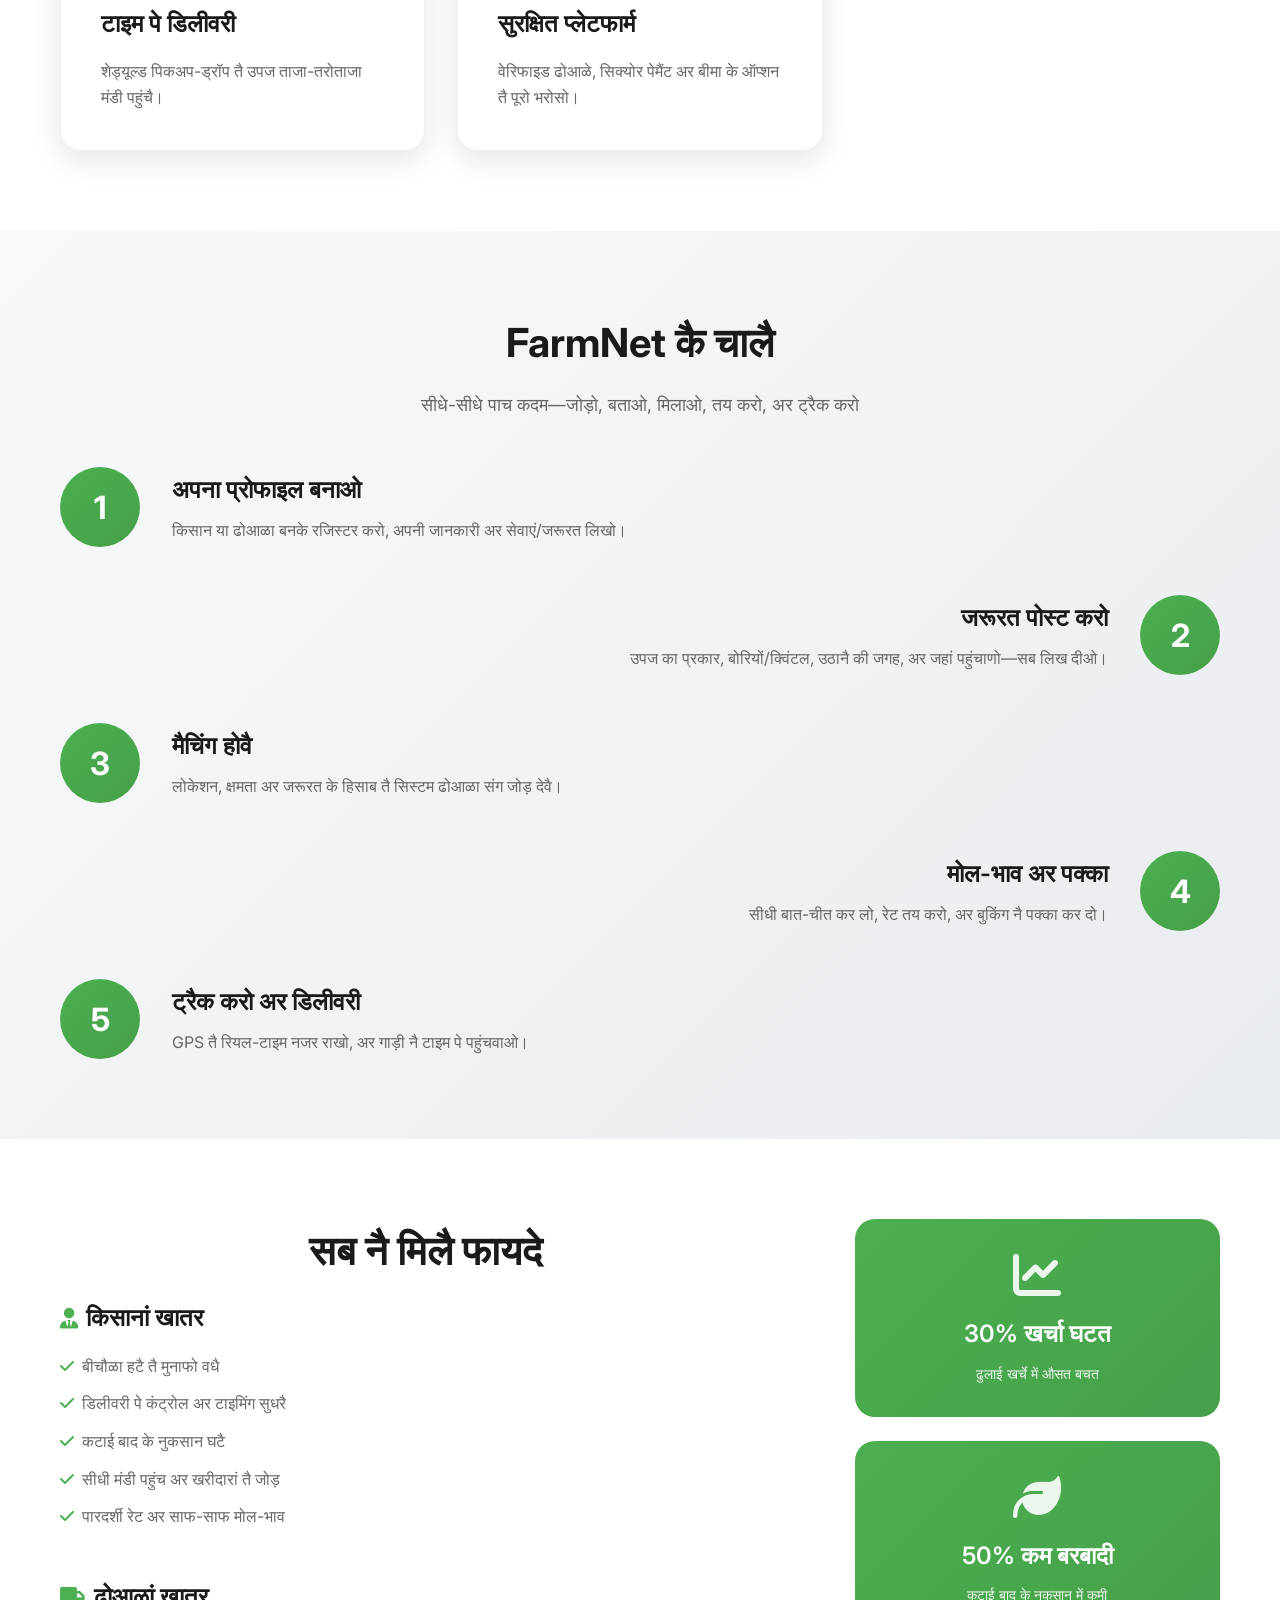
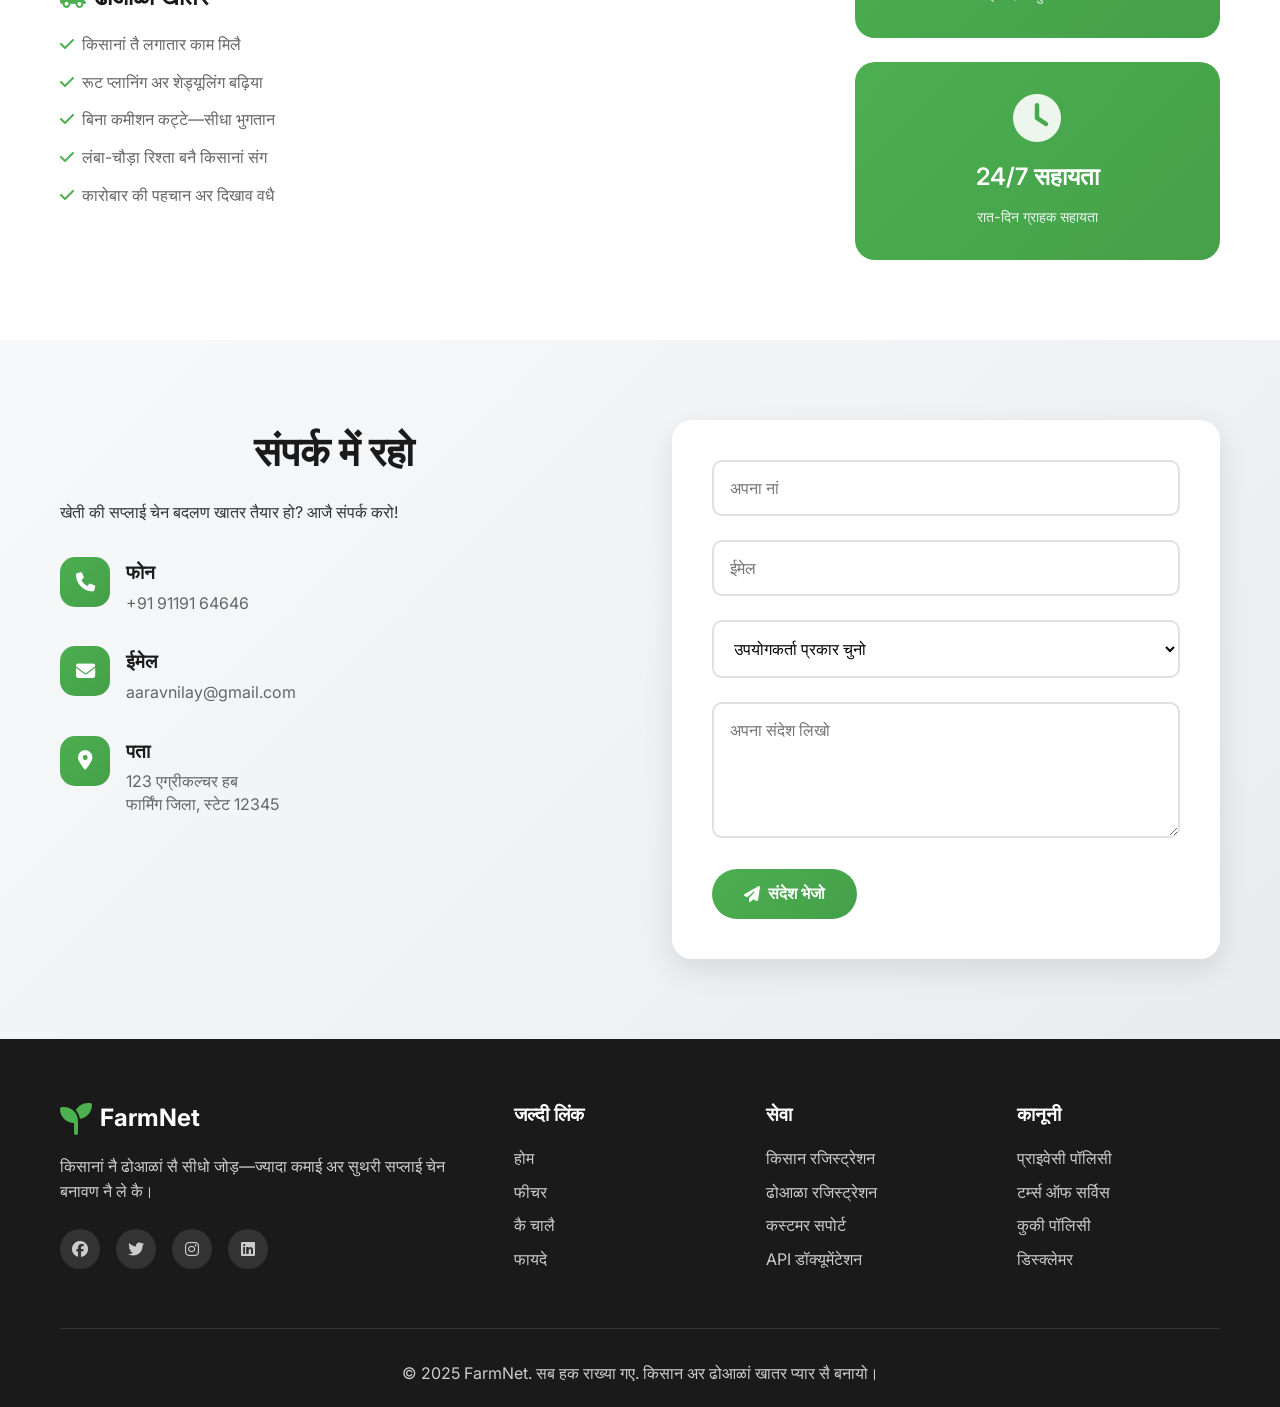
<file: indexha.html>
<!DOCTYPE html>
<html lang="en">
<head>
    <meta charset="UTF-8">
    <meta name="viewport" content="width=device-width, initial-scale=1.0">
    <title>FarmNet</title>
    <meta name="description" content="FarmNet connects farmers directly with transporters to streamline agricultural supply chain, reduce costs, and improve market access.">
    <link rel="stylesheet" href="style.css">
    <link rel="preconnect" href="https://fonts.googleapis.com">
    <link rel="preconnect" href="https://fonts.gstatic.com" crossorigin>
    <link href="https://fonts.googleapis.com/css2?family=Inter:wght@300;400;500;600;700&display=swap" rel="stylesheet">
    <link rel="stylesheet" href="https://cdnjs.cloudflare.com/ajax/libs/font-awesome/6.4.0/css/all.min.css">
</head>
<body>
    <!-- Navigation -->
    <nav class="navbar">
        <div class="nav-container">
            <div class="nav-logo">
                <i class="fas fa-seedling"></i>
                <span>FarmNet</span>
            </div>
            <ul class="nav-menu">
                <li class="nav-item"><a href="#home" class="nav-link">Home</a></li>
                <li class="nav-item"><a href="#features" class="nav-link">Features</a></li>
                <li class="nav-item"><a href="#how-it-works" class="nav-link">How It Works</a></li>
                <li class="nav-item"><a href="#benefits" class="nav-link">Benefits</a></li>
                <li class="nav-item"><a href="/shg-chat" class="nav-link">SHG Chat</a></li>
                <li class="nav-item"><a href="#contact" class="nav-link">Contact</a></li>
                <li class="nav-item"><a href="lang.html" class="nav-link">Select Language</a></li>
                <li class="nav-item"><a href="/farmer-login" class="nav-link btn-login">Login</a></li>
                <li class="nav-item"><a href="/farmer-register" class="nav-link btn-login">Sign Up</a></li>
            </ul>
            <div class="hamburger">
                <span class="bar"></span>
                <span class="bar"></span>
                <span class="bar"></span>
            </div>
        </div>
    </nav>
    <!-- Hero Section -->
<section id="home" class="hero">
    <div class="hero-container">
        <div class="hero-content">
            <h1 class="hero-title">
                किसानां नै <span class="highlight">सीधै</span> ढोआळां तै जोड़ना
            </h1>
            <p class="hero-description">
                FarmNet तै खेती-किसानी की सप्लाई चेन नै सुथरा बनाओ, खर्च्या घटाओ, अर उपज नै मंडी ताई फटाफट पहुंचाओ—सीधा किसान-ढोआळा जोडनै रो प्लेटफार्म। 
            </p>
            <div class="hero-buttons">
                <a href="/farmer-register" class="btn btn-primary">
                    <i class="fas fa-user-plus"></i>
                    किसान बनके जोड़ो
                </a>
                <a href="/transporter-register" class="btn btn-secondary">
                    <i class="fas fa-truck"></i>
                    ढोआळा बनके जोड़ो
                </a>
            </div>
        </div>
        <div class="hero-image">
            <div class="hero-illustration">
                <i class="fas fa-tractor"></i>
                <i class="fas fa-arrow-right"></i>
                <i class="fas fa-truck"></i>
                <i class="fas fa-arrow-right"></i>
                <i class="fas fa-store"></i>
            </div>
        </div>
    </div>
</section>

<!-- Features Section -->
<section id="features" class="features">
    <div class="container">
        <h2 class="section-title">FarmNet क्यों चुनो?</h2>
        <p class="section-subtitle">सीधा जोड़, नए जमाने की टेक्नोलॉजी, अर किसान-ढोआळा दोनों तै फायदा</p>
        
        <div class="features-grid">
            <div class="feature-card">
                <div class="feature-icon">
                    <i class="fas fa-handshake"></i>
                </div>
                <h3 class="feature-title">सीधो जोड़</h3>
                <p class="feature-description">बीचौळा खतम—सीधा ढोआळा तै बात, सुथरे रेट अर टाइम पे गाड़ी लगै।</p>
            </div>
            
            <div class="feature-card">
                <div class="feature-icon">
                    <i class="fas fa-map-marker-alt"></i>
                </div>
                <h3 class="feature-title">GPS ट्रैकिंग</h3>
                <p class="feature-description">खेत तै गंतव्य तक रियल-टाइम लोकेशन—गाड़ी किथै पहुंची, सब कुछ साफ।</p>
            </div>

            <div class="feature-card">
                <div class="feature-icon">
                    <i class="fas fa-dollar-sign"></i>
                </div>
                <h3 class="feature-title">पारदर्शी रेट</h3>
                <p class="feature-description">खुल्ले-खुल्ले रेट—कोई छुपा खर्चो ना, सीधे आपस में मोल-भाव कर लो।</p>
            </div>
            
            <div class="feature-card">
                <div class="feature-icon">
                    <i class="fas fa-clock"></i>
                </div>
                <h3 class="feature-title">टाइम पे डिलीवरी</h3>
                <p class="feature-description">शेड्यूल्ड पिकअप-ड्रॉप तै उपज ताजा-तरोताजा मंडी पहुंचै।</p>
            </div>
            
            <div class="feature-card">
                <div class="feature-icon">
                    <i class="fas fa-shield-alt"></i>
                </div>
                <h3 class="feature-title">सुरक्षित प्लेटफार्म</h3>
                <p class="feature-description">वेरिफाइड ढोआळे, सिक्योर पेमैंट अर बीमा के ऑप्शन तै पूरो भरोसो।</p>
            </div>
        </div>
    </div>
</section>

<!-- How It Works Section -->
<section id="how-it-works" class="how-it-works">
    <div class="container">
        <h2 class="section-title">FarmNet कै चालै</h2>
        <p class="section-subtitle">सीधे-सीधे पाच कदम—जोड़ो, बताओ, मिलाओ, तय करो, अर ट्रैक करो</p>
        
        <div class="steps-container">
            <div class="step">
                <div class="step-number">1</div>
                <div class="step-content">
                    <h3>अपना प्रोफाइल बनाओ</h3>
                    <p>किसान या ढोआळा बनके रजिस्टर करो, अपनी जानकारी अर सेवाएं/जरूरत लिखो।</p>
                </div>
            </div>
            
            <div class="step">
                <div class="step-number">2</div>
                <div class="step-content">
                    <h3>जरूरत पोस्ट करो</h3>
                    <p>उपज का प्रकार, बोरियों/क्विंटल, उठानै की जगह, अर जहां पहुंचाणो—सब लिख दीओ।</p>
                </div>
            </div>
            
            <div class="step">
                <div class="step-number">3</div>
                <div class="step-content">
                    <h3>मैचिंग होवै</h3>
                    <p>लोकेशन, क्षमता अर जरूरत के हिसाब तै सिस्टम ढोआळा संग जोड़ देवै।</p>
                </div>
            </div>
            
            <div class="step">
                <div class="step-number">4</div>
                <div class="step-content">
                    <h3>मोल-भाव अर पक्का</h3>
                    <p>सीधी बात-चीत कर लो, रेट तय करो, अर बुकिंग नै पक्का कर दो।</p>
                </div>
            </div>
            
            <div class="step">
                <div class="step-number">5</div>
                <div class="step-content">
                    <h3>ट्रैक करो अर डिलीवरी</h3>
                    <p>GPS तै रियल-टाइम नजर राखो, अर गाड़ी नै टाइम पे पहुंचवाओ।</p>
                </div>
            </div>
        </div>
    </div>
</section>

<!-- Benefits Section -->
<section id="benefits" class="benefits">
    <div class="container">
        <div class="benefits-content">
            <div class="benefits-text">
                <h2 class="section-title">सब नै मिलै फायदे</h2>
                <div class="benefit-group">
                    <h3><i class="fas fa-user-tie"></i> किसानां खातर</h3>
                    <ul>
                        <li><i class="fas fa-check"></i> बीचौळा हटै तै मुनाफो वधै</li>
                        <li><i class="fas fa-check"></i> डिलीवरी पे कंट्रोल अर टाइमिंग सुधरै</li>
                        <li><i class="fas fa-check"></i> कटाई बाद के नुकसान घटै</li>
                        <li><i class="fas fa-check"></i> सीधी मंडी पहुंच अर खरीदारां तै जोड़</li>
                        <li><i class="fas fa-check"></i> पारदर्शी रेट अर साफ-साफ मोल-भाव</li>
                    </ul>
                </div>
                
                <div class="benefit-group">
                    <h3><i class="fas fa-truck"></i> ढोआळां खातर</h3>
                    <ul>
                        <li><i class="fas fa-check"></i> किसानां तै लगातार काम मिलै</li>
                        <li><i class="fas fa-check"></i> रूट प्लानिंग अर शेड्यूलिंग बढ़िया</li>
                        <li><i class="fas fa-check"></i> बिना कमीशन कट्टे—सीधा भुगतान</li>
                        <li><i class="fas fa-check"></i> लंबा-चौड़ा रिश्ता बनै किसानां संग</li>
                        <li><i class="fas fa-check"></i> कारोबार की पहचान अर दिखाव वधै</li>
                    </ul>
                </div>
            </div>
            
            <div class="benefits-visual">
                <div class="benefit-stat-card">
                    <i class="fas fa-chart-line"></i>
                    <h4>30% खर्चा घटत</h4>
                    <p>ढुलाई खर्चे में औसत बचत</p>
                </div>
                <div class="benefit-stat-card">
                    <i class="fas fa-leaf"></i>
                    <h4>50% कम बरबादी</h4>
                    <p>कटाई बाद के नुकसान में कमी</p>
                </div>
                <div class="benefit-stat-card">
                    <i class="fas fa-clock"></i>
                    <h4>24/7 सहायता</h4>
                    <p>रात-दिन ग्राहक सहायता</p>
                </div>
            </div>
        </div>
    </div>
</section>

<!-- Contact Section -->
<section id="contact" class="contact">
    <div class="container">
        <div class="contact-content">
            <div class="contact-info">
                <h2 class="section-title">संपर्क में रहो</h2>
                <p>खेती की सप्लाई चेन बदलण खातर तैयार हो? आजै संपर्क करो!</p>
                
                <div class="contact-details">
                    <div class="contact-item">
                        <i class="fas fa-phone"></i>
                        <div>
                            <h4>फोन</h4>
                            <p>+91 91191 64646</p>
                        </div>
                    </div>
                    
                    <div class="contact-item">
                        <i class="fas fa-envelope"></i>
                        <div>
                            <h4>ईमेल</h4>
                            <p>aaravnilay@gmail.com</p>
                        </div>
                    </div>
                    
                    <div class="contact-item">
                        <i class="fas fa-map-marker-alt"></i>
                        <div>
                            <h4>पता</h4>
                            <p>123 एग्रीकल्चर हब<br>फार्मिंग जिला, स्टेट 12345</p>
                        </div>
                    </div>
                </div>
            </div>
            
            <div class="contact-form">
                <form id="contactForm">
                    <div class="form-group">
                        <input type="text" id="name" name="name" placeholder="अपना नां" required>
                    </div>
                    
                    <div class="form-group">
                        <input type="email" id="email" name="email" placeholder="ईमेल" required>
                    </div>
                    
                    <div class="form-group">
                        <select id="userType" name="userType" required>
                            <option value="">उपयोगकर्ता प्रकार चुनो</option>
                            <option value="farmer">किसान</option>
                            <option value="transporter">ढोआळा</option>
                            <option value="other">बाकी</option>
                        </select>
                    </div>
                    
                    <div class="form-group">
                        <textarea id="message" name="message" placeholder="अपना संदेश लिखो" rows="5" required></textarea>
                    </div>
                    
                    <button type="submit" class="btn btn-primary">
                        <i class="fas fa-paper-plane"></i>
                        संदेश भेजो
                    </button>
                </form>
            </div>
        </div>
    </div>
</section>

<!-- Footer -->
<footer class="footer">
    <div class="container">
        <div class="footer-content">
            <div class="footer-section">
                <div class="footer-logo">
                    <i class="fas fa-seedling"></i>
                    <span>FarmNet</span>
                </div>
                <p>किसानां नै ढोआळां सै सीधो जोड़—ज्यादा कमाई अर सुथरी सप्लाई चेन बनावण नै ले कै।</p>
                <div class="social-links">
                    <a href="#"><i class="fab fa-facebook"></i></a>
                    <a href="#"><i class="fab fa-twitter"></i></a>
                    <a href="#"><i class="fab fa-instagram"></i></a>
                    <a href="#"><i class="fab fa-linkedin"></i></a>
                </div>
            </div>
            
            <div class="footer-section">
                <h4>जल्दी लिंक</h4>
                <ul>
                    <li><a href="#home">होम</a></li>
                    <li><a href="#features">फीचर</a></li>
                    <li><a href="#how-it-works">कै चालै</a></li>
                    <li><a href="#benefits">फायदे</a></li>
                </ul>
            </div>
            
            <div class="footer-section">
                <h4>सेवा</h4>
                <ul>
                    <li><a href="/farmer-register">किसान रजिस्ट्रेशन</a></li>
                    <li><a href="/transporter-register">ढोआळा रजिस्ट्रेशन</a></li>
                    <li><a href="/support">कस्टमर सपोर्ट</a></li>
                    <li><a href="/api">API डॉक्यूमेंटेशन</a></li>
                </ul>
            </div>
            
            <div class="footer-section">
                <h4>कानूनी</h4>
                <ul>
                    <li><a href="/privacy">प्राइवेसी पॉलिसी</a></li>
                    <li><a href="/terms">टर्म्स ऑफ सर्विस</a></li>
                    <li><a href="/cookies">कुकी पॉलिसी</a></li>
                    <li><a href="/disclaimer">डिस्क्लेमर</a></li>
                </ul>
            </div>
        </div>
        
        <div class="footer-bottom">
            <p>&copy; 2025 FarmNet. सब हक राख्या गए. किसान अर ढोआळां खातर प्यार सै बनायो।</p>
        </div>
    </div>
</footer>
<script src="main.js"></script>
</body>
</html>
</file>
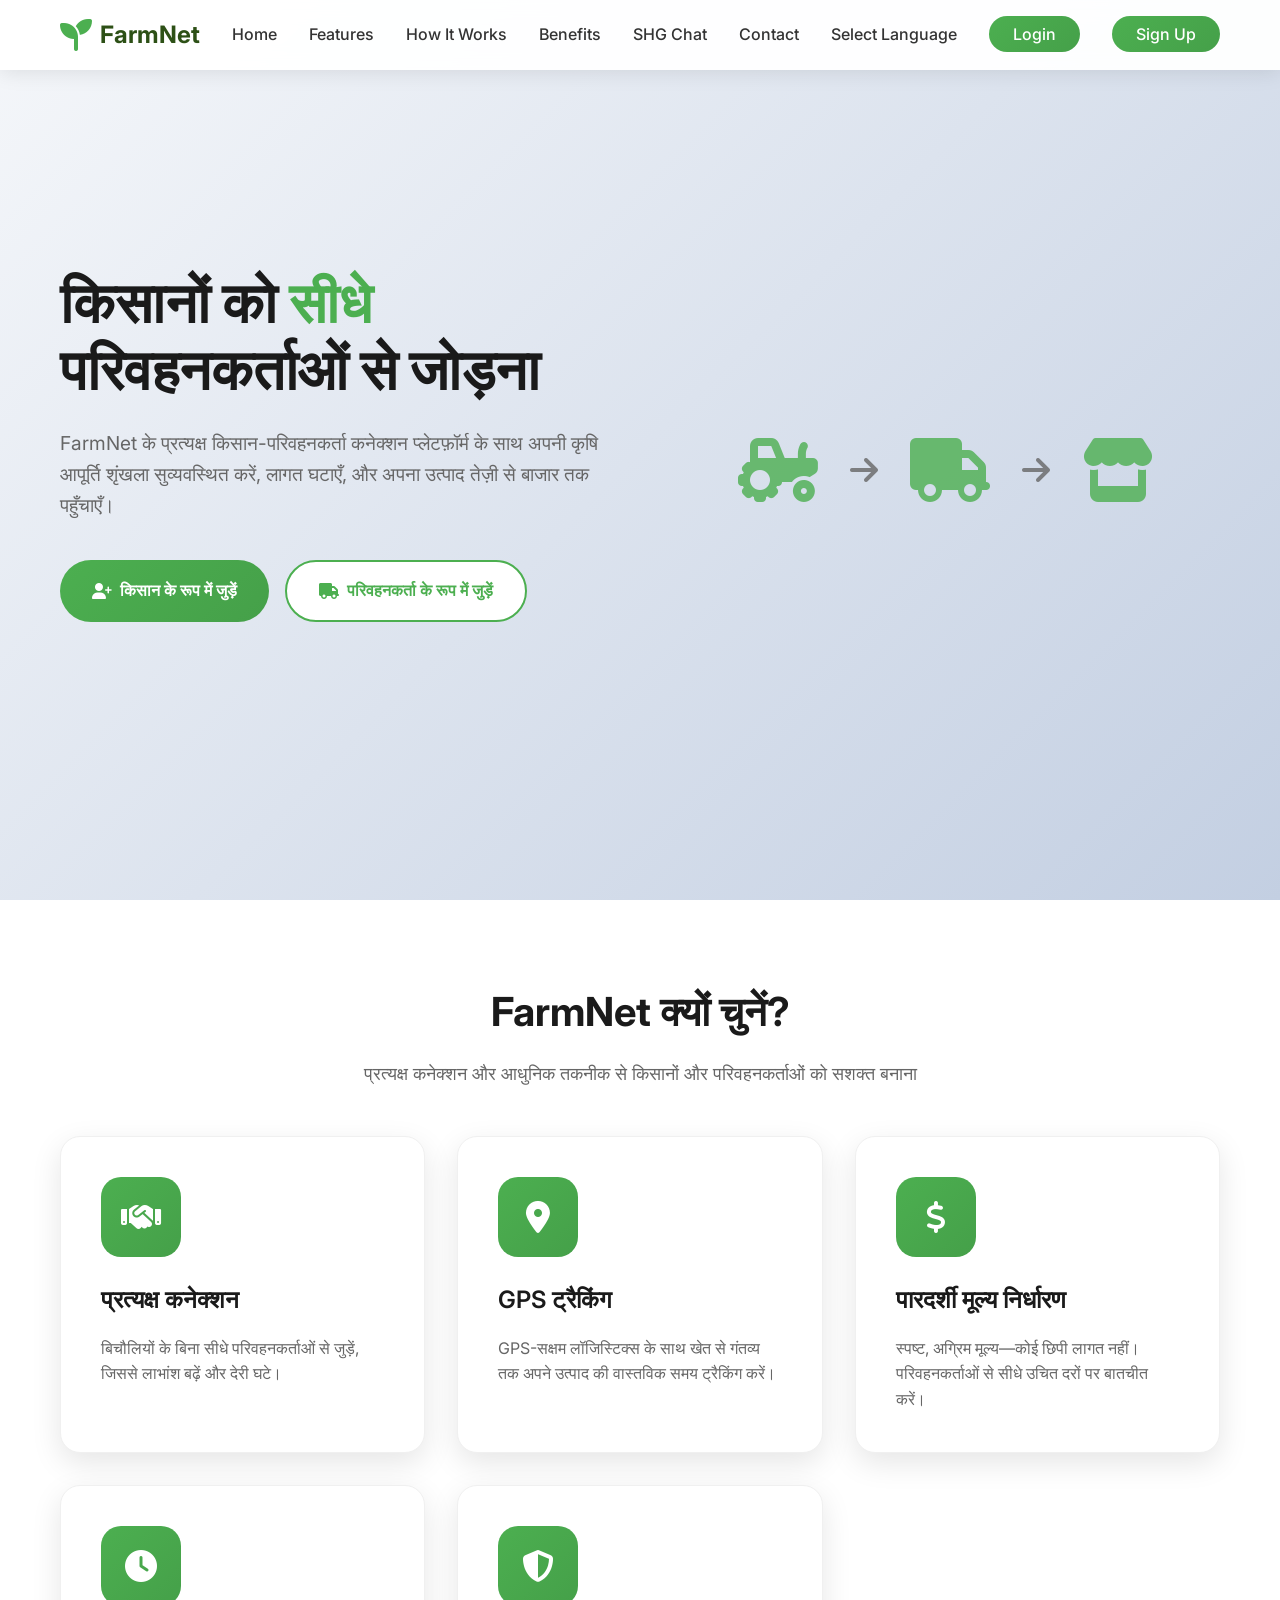
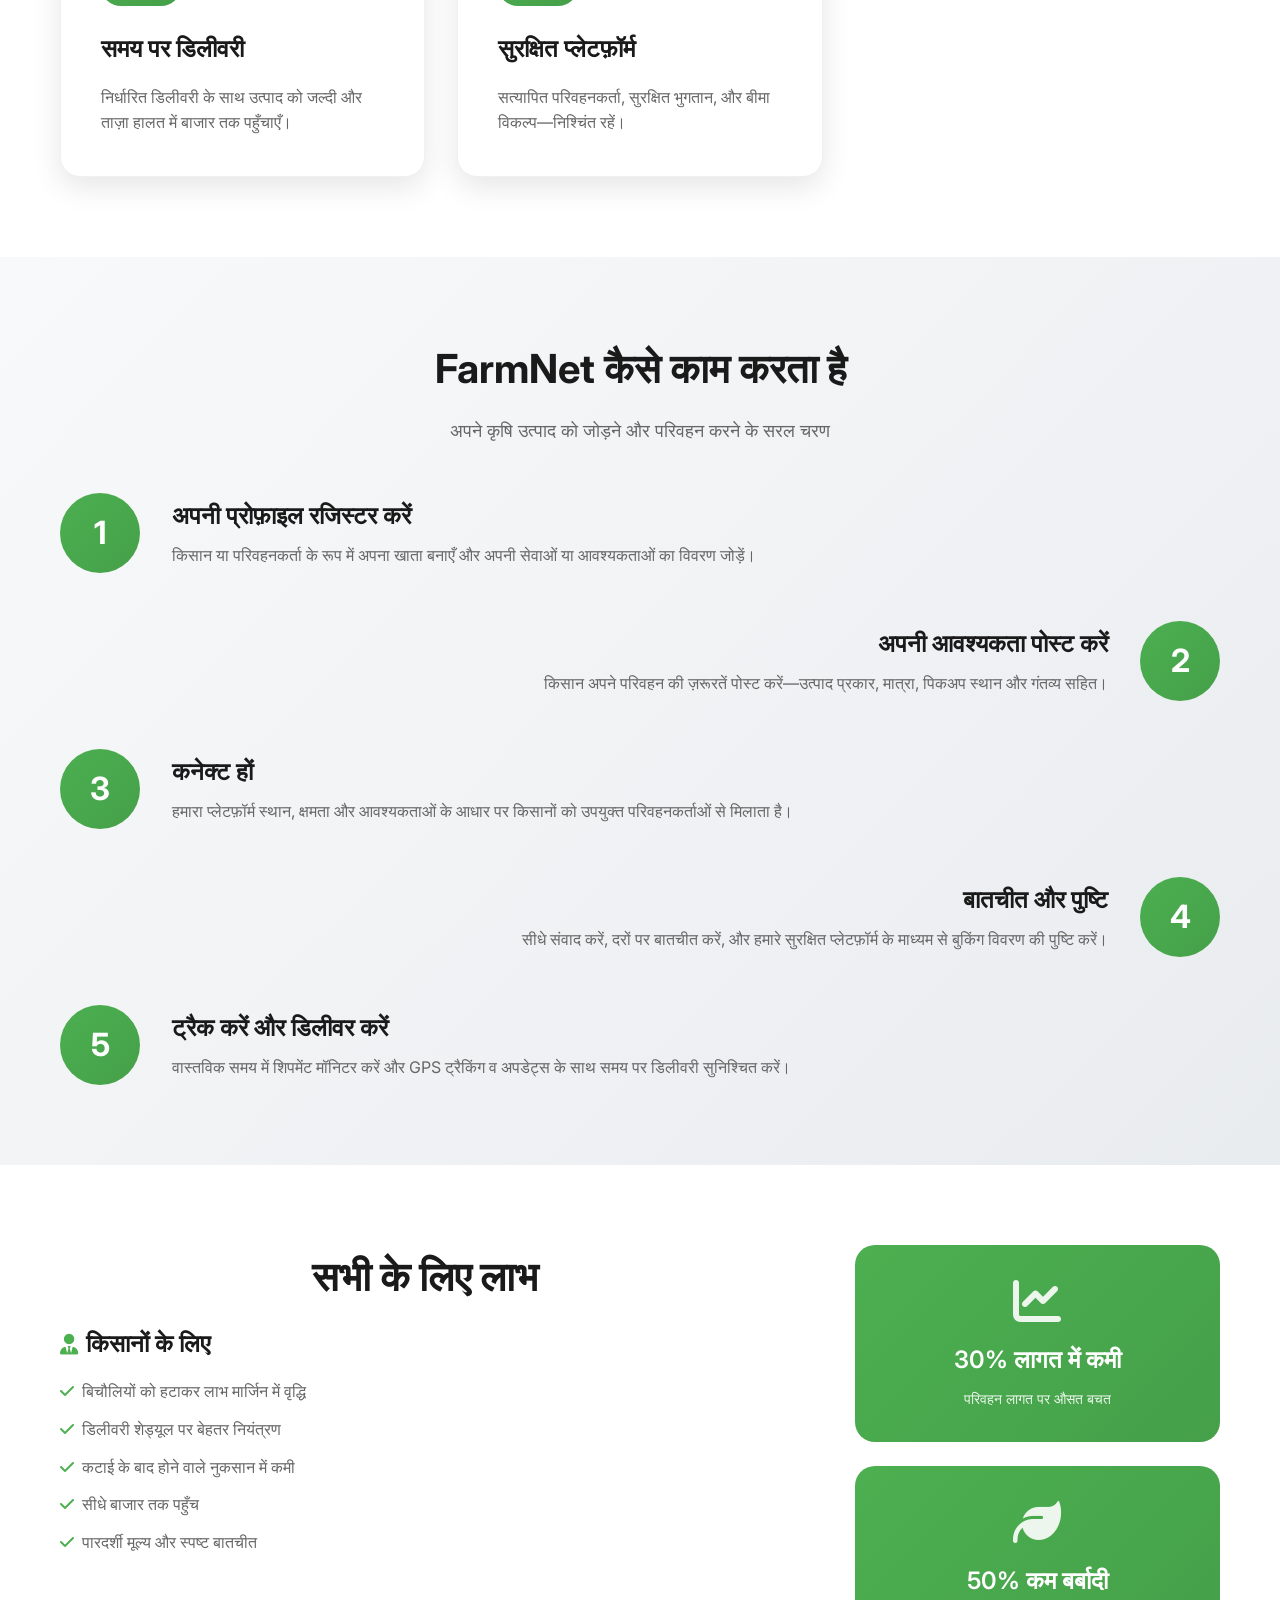
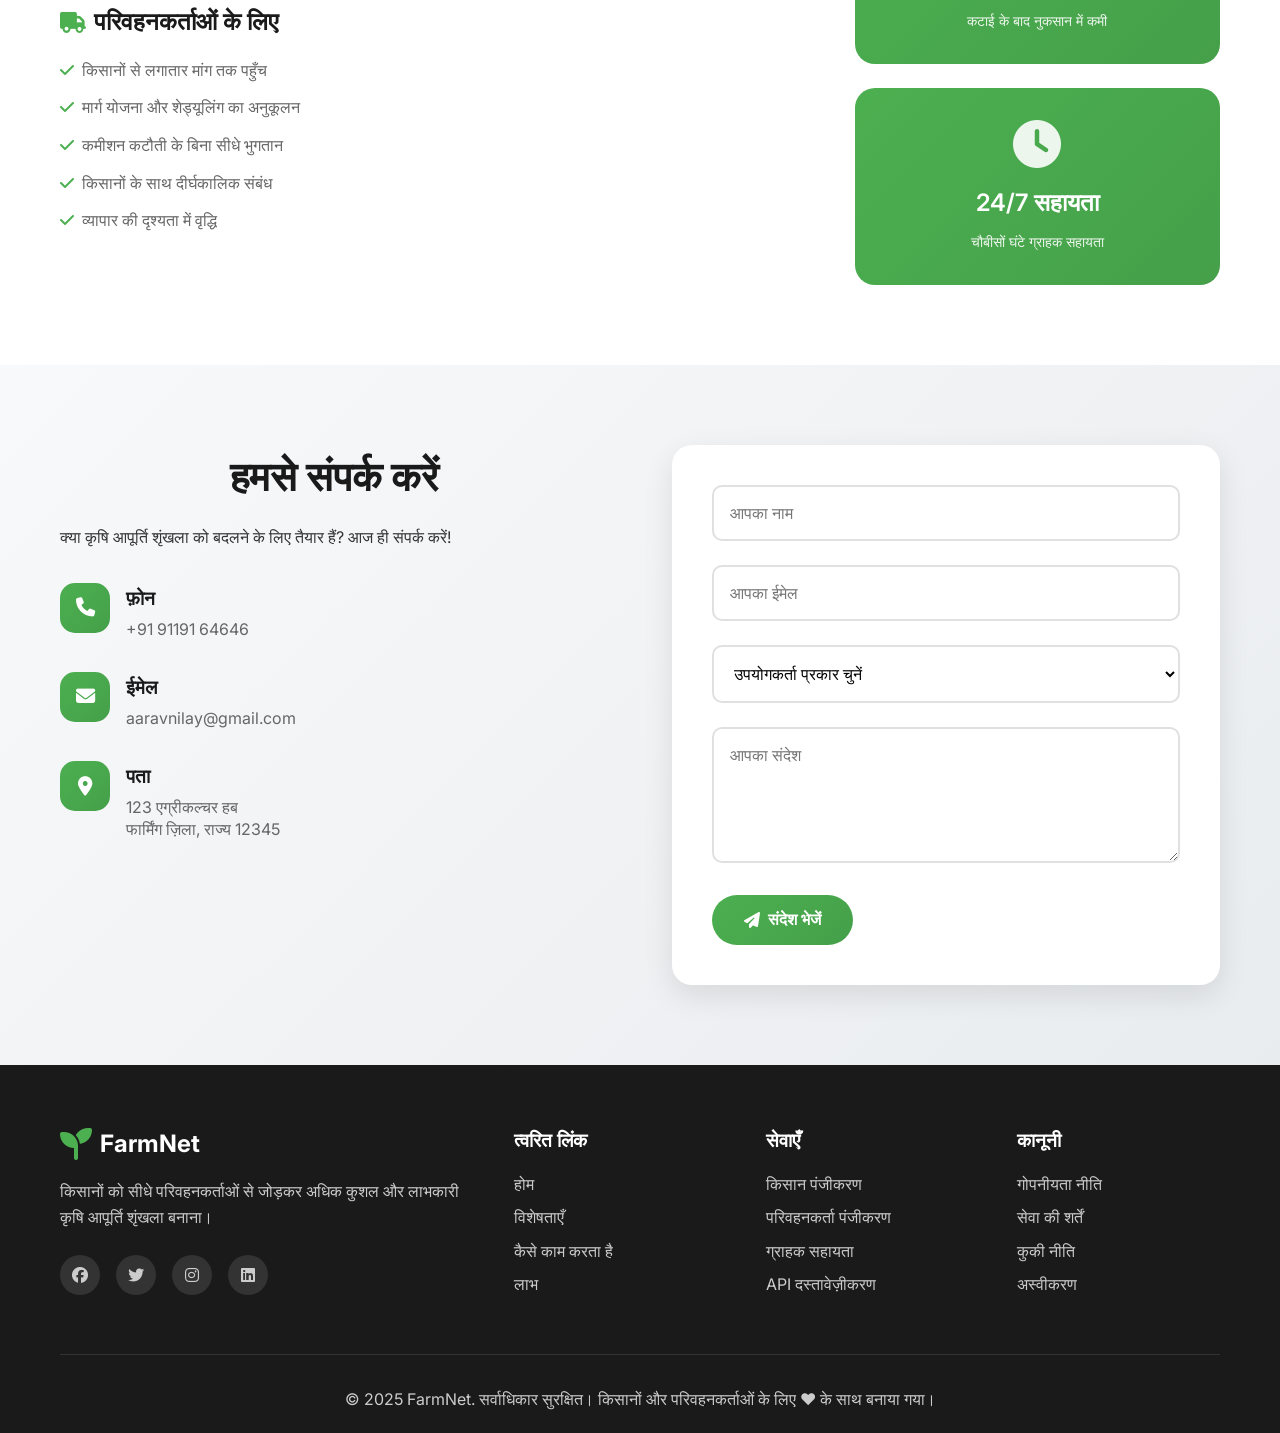
<file: indexhi.html>
<!DOCTYPE html>
<html lang="en">
<head>
    <meta charset="UTF-8">
    <meta name="viewport" content="width=device-width, initial-scale=1.0">
    <title>FarmNet</title>
    <meta name="description" content="FarmNet connects farmers directly with transporters to streamline agricultural supply chain, reduce costs, and improve market access.">
    <link rel="stylesheet" href="style.css">
    <link rel="preconnect" href="https://fonts.googleapis.com">
    <link rel="preconnect" href="https://fonts.gstatic.com" crossorigin>
    <link href="https://fonts.googleapis.com/css2?family=Inter:wght@300;400;500;600;700&display=swap" rel="stylesheet">
    <link rel="stylesheet" href="https://cdnjs.cloudflare.com/ajax/libs/font-awesome/6.4.0/css/all.min.css">
</head>
<body>
    <!-- Navigation -->
    <nav class="navbar">
        <div class="nav-container">
            <div class="nav-logo">
                <i class="fas fa-seedling"></i>
                <span>FarmNet</span>
            </div>
            <ul class="nav-menu">
                <li class="nav-item"><a href="#home" class="nav-link">Home</a></li>
                <li class="nav-item"><a href="#features" class="nav-link">Features</a></li>
                <li class="nav-item"><a href="#how-it-works" class="nav-link">How It Works</a></li>
                <li class="nav-item"><a href="#benefits" class="nav-link">Benefits</a></li>
                <li class="nav-item"><a href="/shg-chat" class="nav-link">SHG Chat</a></li>
                <li class="nav-item"><a href="#contact" class="nav-link">Contact</a></li>
                <li class="nav-item"><a href="lang.html" class="nav-link">Select Language</a></li>
                <li class="nav-item"><a href="/farmer-login" class="nav-link btn-login">Login</a></li>
                <li class="nav-item"><a href="/farmer-register" class="nav-link btn-login">Sign Up</a></li>
            </ul>
            <div class="hamburger">
                <span class="bar"></span>
                <span class="bar"></span>
                <span class="bar"></span>
            </div>
        </div>
    </nav>
<!-- Hero Section -->
<section id="home" class="hero">
    <div class="hero-container">
        <div class="hero-content">
            <h1 class="hero-title">
                किसानों को <span class="highlight">सीधे</span> परिवहनकर्ताओं से जोड़ना
            </h1>
            <p class="hero-description">
                FarmNet के प्रत्यक्ष किसान-परिवहनकर्ता कनेक्शन प्लेटफ़ॉर्म के साथ अपनी कृषि आपूर्ति शृंखला सुव्यवस्थित करें, लागत घटाएँ, और अपना उत्पाद तेज़ी से बाजार तक पहुँचाएँ।
            </p>
            <div class="hero-buttons">
                <a href="/farmer-register" class="btn btn-primary">
                    <i class="fas fa-user-plus"></i>
                    किसान के रूप में जुड़ें
                </a>
                <a href="/transporter-register" class="btn btn-secondary">
                    <i class="fas fa-truck"></i>
                    परिवहनकर्ता के रूप में जुड़ें
                </a>
            </div>
        </div>
        <div class="hero-image">
            <div class="hero-illustration">
                <i class="fas fa-tractor"></i>
                <i class="fas fa-arrow-right"></i>
                <i class="fas fa-truck"></i>
                <i class="fas fa-arrow-right"></i>
                <i class="fas fa-store"></i>
            </div>
        </div>
    </div>
</section>


<!-- Features Section -->
<section id="features" class="features">
    <div class="container">
        <h2 class="section-title">FarmNet क्यों चुनें?</h2>
        <p class="section-subtitle">प्रत्यक्ष कनेक्शन और आधुनिक तकनीक से किसानों और परिवहनकर्ताओं को सशक्त बनाना</p>
        
        <div class="features-grid">
            <div class="feature-card">
                <div class="feature-icon">
                    <i class="fas fa-handshake"></i>
                </div>
                <h3 class="feature-title">प्रत्यक्ष कनेक्शन</h3>
                <p class="feature-description">बिचौलियों के बिना सीधे परिवहनकर्ताओं से जुड़ें, जिससे लाभांश बढ़ें और देरी घटे।</p>
            </div>
            
            <div class="feature-card">
                <div class="feature-icon">
                    <i class="fas fa-map-marker-alt"></i>
                </div>
                <h3 class="feature-title">GPS ट्रैकिंग</h3>
                <p class="feature-description">GPS-सक्षम लॉजिस्टिक्स के साथ खेत से गंतव्य तक अपने उत्पाद की वास्तविक समय ट्रैकिंग करें।</p>
            </div>
            <div class="feature-card">
                <div class="feature-icon">
                    <i class="fas fa-dollar-sign"></i>
                </div>
                <h3 class="feature-title">पारदर्शी मूल्य निर्धारण</h3>
                <p class="feature-description">स्पष्ट, अग्रिम मूल्य—कोई छिपी लागत नहीं। परिवहनकर्ताओं से सीधे उचित दरों पर बातचीत करें।</p>
            </div>
            
            <div class="feature-card">
                <div class="feature-icon">
                    <i class="fas fa-clock"></i>
                </div>
                <h3 class="feature-title">समय पर डिलीवरी</h3>
                <p class="feature-description">निर्धारित डिलीवरी के साथ उत्पाद को जल्दी और ताज़ा हालत में बाजार तक पहुँचाएँ।</p>
            </div>
            
            <div class="feature-card">
                <div class="feature-icon">
                    <i class="fas fa-shield-alt"></i>
                </div>
                <h3 class="feature-title">सुरक्षित प्लेटफ़ॉर्म</h3>
                <p class="feature-description">सत्यापित परिवहनकर्ता, सुरक्षित भुगतान, और बीमा विकल्प—निश्चिंत रहें।</p>
            </div>
        </div>
    </div>
</section>


<!-- How It Works Section -->
<section id="how-it-works" class="how-it-works">
    <div class="container">
        <h2 class="section-title">FarmNet कैसे काम करता है</h2>
        <p class="section-subtitle">अपने कृषि उत्पाद को जोड़ने और परिवहन करने के सरल चरण</p>
        
        <div class="steps-container">
            <div class="step">
                <div class="step-number">1</div>
                <div class="step-content">
                    <h3>अपनी प्रोफ़ाइल रजिस्टर करें</h3>
                    <p>किसान या परिवहनकर्ता के रूप में अपना खाता बनाएँ और अपनी सेवाओं या आवश्यकताओं का विवरण जोड़ें।</p>
                </div>
            </div>
            
            <div class="step">
                <div class="step-number">2</div>
                <div class="step-content">
                    <h3>अपनी आवश्यकता पोस्ट करें</h3>
                    <p>किसान अपने परिवहन की ज़रूरतें पोस्ट करें—उत्पाद प्रकार, मात्रा, पिकअप स्थान और गंतव्य सहित।</p>
                </div>
            </div>
            
            <div class="step">
                <div class="step-number">3</div>
                <div class="step-content">
                    <h3>कनेक्ट हों</h3>
                    <p>हमारा प्लेटफ़ॉर्म स्थान, क्षमता और आवश्यकताओं के आधार पर किसानों को उपयुक्त परिवहनकर्ताओं से मिलाता है।</p>
                </div>
            </div>
            
            <div class="step">
                <div class="step-number">4</div>
                <div class="step-content">
                    <h3>बातचीत और पुष्टि</h3>
                    <p>सीधे संवाद करें, दरों पर बातचीत करें, और हमारे सुरक्षित प्लेटफ़ॉर्म के माध्यम से बुकिंग विवरण की पुष्टि करें।</p>
                </div>
            </div>
            
            <div class="step">
                <div class="step-number">5</div>
                <div class="step-content">
                    <h3>ट्रैक करें और डिलीवर करें</h3>
                    <p>वास्तविक समय में शिपमेंट मॉनिटर करें और GPS ट्रैकिंग व अपडेट्स के साथ समय पर डिलीवरी सुनिश्चित करें।</p>
                </div>
            </div>
        </div>
    </div>
</section>


<!-- Benefits Section -->
<section id="benefits" class="benefits">
    <div class="container">
        <div class="benefits-content">
            <div class="benefits-text">
                <h2 class="section-title">सभी के लिए लाभ</h2>
                <div class="benefit-group">
                    <h3><i class="fas fa-user-tie"></i> किसानों के लिए</h3>
                    <ul>
                        <li><i class="fas fa-check"></i> बिचौलियों को हटाकर लाभ मार्जिन में वृद्धि</li>
                        <li><i class="fas fa-check"></i> डिलीवरी शेड्यूल पर बेहतर नियंत्रण</li>
                        <li><i class="fas fa-check"></i> कटाई के बाद होने वाले नुकसान में कमी</li>
                        <li><i class="fas fa-check"></i> सीधे बाजार तक पहुँच</li>
                        <li><i class="fas fa-check"></i> पारदर्शी मूल्य और स्पष्ट बातचीत</li>
                    </ul>
                </div>
                
                <div class="benefit-group">
                    <h3><i class="fas fa-truck"></i> परिवहनकर्ताओं के लिए</h3>
                    <ul>
                        <li><i class="fas fa-check"></i> किसानों से लगातार मांग तक पहुँच</li>
                        <li><i class="fas fa-check"></i> मार्ग योजना और शेड्यूलिंग का अनुकूलन</li>
                        <li><i class="fas fa-check"></i> कमीशन कटौती के बिना सीधे भुगतान</li>
                        <li><i class="fas fa-check"></i> किसानों के साथ दीर्घकालिक संबंध</li>
                        <li><i class="fas fa-check"></i> व्यापार की दृश्यता में वृद्धि</li>
                    </ul>
                </div>
            </div>
            
            <div class="benefits-visual">
                <div class="benefit-stat-card">
                    <i class="fas fa-chart-line"></i>
                    <h4>30% लागत में कमी</h4>
                    <p>परिवहन लागत पर औसत बचत</p>
                </div>
                <div class="benefit-stat-card">
                    <i class="fas fa-leaf"></i>
                    <h4>50% कम बर्बादी</h4>
                    <p>कटाई के बाद नुकसान में कमी</p>
                </div>
                <div class="benefit-stat-card">
                    <i class="fas fa-clock"></i>
                    <h4>24/7 सहायता</h4>
                    <p>चौबीसों घंटे ग्राहक सहायता</p>
                </div>
            </div>
        </div>
    </div>
</section>


<!-- Contact Section -->
<section id="contact" class="contact">
    <div class="container">
        <div class="contact-content">
            <div class="contact-info">
                <h2 class="section-title">हमसे संपर्क करें</h2>
                <p>क्या कृषि आपूर्ति शृंखला को बदलने के लिए तैयार हैं? आज ही संपर्क करें!</p>
                
                <div class="contact-details">
                    <div class="contact-item">
                        <i class="fas fa-phone"></i>
                        <div>
                            <h4>फ़ोन</h4>
                            <p>+91 91191 64646</p>
                        </div>
                    </div>
                    
                    <div class="contact-item">
                        <i class="fas fa-envelope"></i>
                        <div>
                            <h4>ईमेल</h4>
                            <p>aaravnilay@gmail.com</p>
                        </div>
                    </div>
                    
                    <div class="contact-item">
                        <i class="fas fa-map-marker-alt"></i>
                        <div>
                            <h4>पता</h4>
                            <p>123 एग्रीकल्चर हब<br>फार्मिंग ज़िला, राज्य 12345</p>
                        </div>
                    </div>
                </div>
            </div>
            
            <div class="contact-form">
                <form id="contactForm">
                    <div class="form-group">
                        <input type="text" id="name" name="name" placeholder="आपका नाम" required>
                    </div>
                    
                    <div class="form-group">
                        <input type="email" id="email" name="email" placeholder="आपका ईमेल" required>
                    </div>
                    
                    <div class="form-group">
                        <select id="userType" name="userType" required>
                            <option value="">उपयोगकर्ता प्रकार चुनें</option>
                            <option value="farmer">किसान</option>
                            <option value="transporter">परिवहनकर्ता</option>
                            <option value="other">अन्य</option>
                        </select>
                    </div>
                    
                    <div class="form-group">
                        <textarea id="message" name="message" placeholder="आपका संदेश" rows="5" required></textarea>
                    </div>
                    
                    <button type="submit" class="btn btn-primary">
                        <i class="fas fa-paper-plane"></i>
                        संदेश भेजें
                    </button>
                </form>
            </div>
        </div>
    </div>
</section>


<!-- Footer -->
<footer class="footer">
    <div class="container">
        <div class="footer-content">
            <div class="footer-section">
                <div class="footer-logo">
                    <i class="fas fa-seedling"></i>
                    <span>FarmNet</span>
                </div>
                <p>किसानों को सीधे परिवहनकर्ताओं से जोड़कर अधिक कुशल और लाभकारी कृषि आपूर्ति शृंखला बनाना।</p>
                <div class="social-links">
                    <a href="#"><i class="fab fa-facebook"></i></a>
                    <a href="#"><i class="fab fa-twitter"></i></a>
                    <a href="#"><i class="fab fa-instagram"></i></a>
                    <a href="#"><i class="fab fa-linkedin"></i></a>
                </div>
            </div>
            
            <div class="footer-section">
                <h4>त्वरित लिंक</h4>
                <ul>
                    <li><a href="#home">होम</a></li>
                    <li><a href="#features">विशेषताएँ</a></li>
                    <li><a href="#how-it-works">कैसे काम करता है</a></li>
                    <li><a href="#benefits">लाभ</a></li>
                </ul>
            </div>
            
            <div class="footer-section">
                <h4>सेवाएँ</h4>
                <ul>
                    <li><a href="/farmer-register">किसान पंजीकरण</a></li>
                    <li><a href="/transporter-register">परिवहनकर्ता पंजीकरण</a></li>
                    <li><a href="/support">ग्राहक सहायता</a></li>
                    <li><a href="/api">API दस्तावेज़ीकरण</a></li>
                </ul>
            </div>
            
            <div class="footer-section">
                <h4>कानूनी</h4>
                <ul>
                    <li><a href="/privacy">गोपनीयता नीति</a></li>
                    <li><a href="/terms">सेवा की शर्तें</a></li>
                    <li><a href="/cookies">कुकी नीति</a></li>
                    <li><a href="/disclaimer">अस्वीकरण</a></li>
                </ul>
            </div>
        </div>
        
        <div class="footer-bottom">
            <p>&copy; 2025 FarmNet. सर्वाधिकार सुरक्षित। किसानों और परिवहनकर्ताओं के लिए ❤️ के साथ बनाया गया।</p>
        </div>
    </div>
</footer>


<script src="main.js"></script>
</body>
</html>
</file>
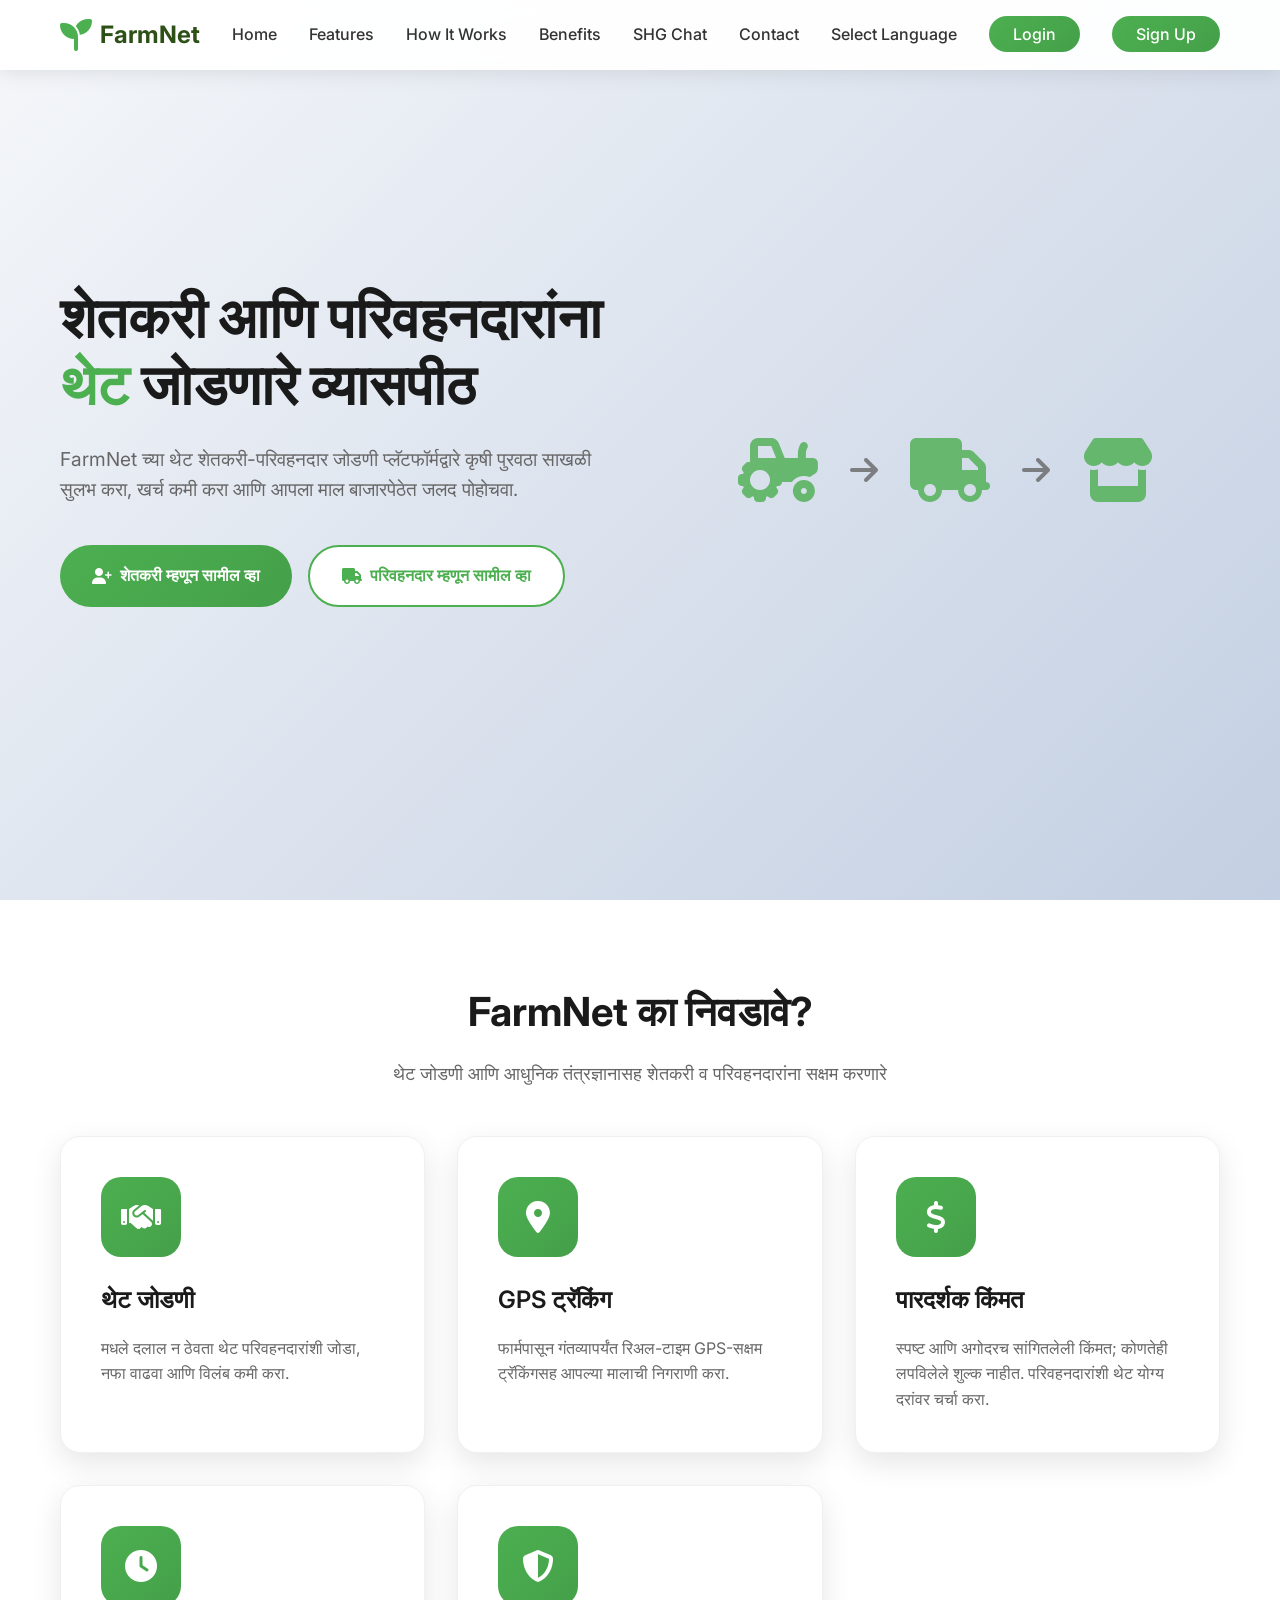
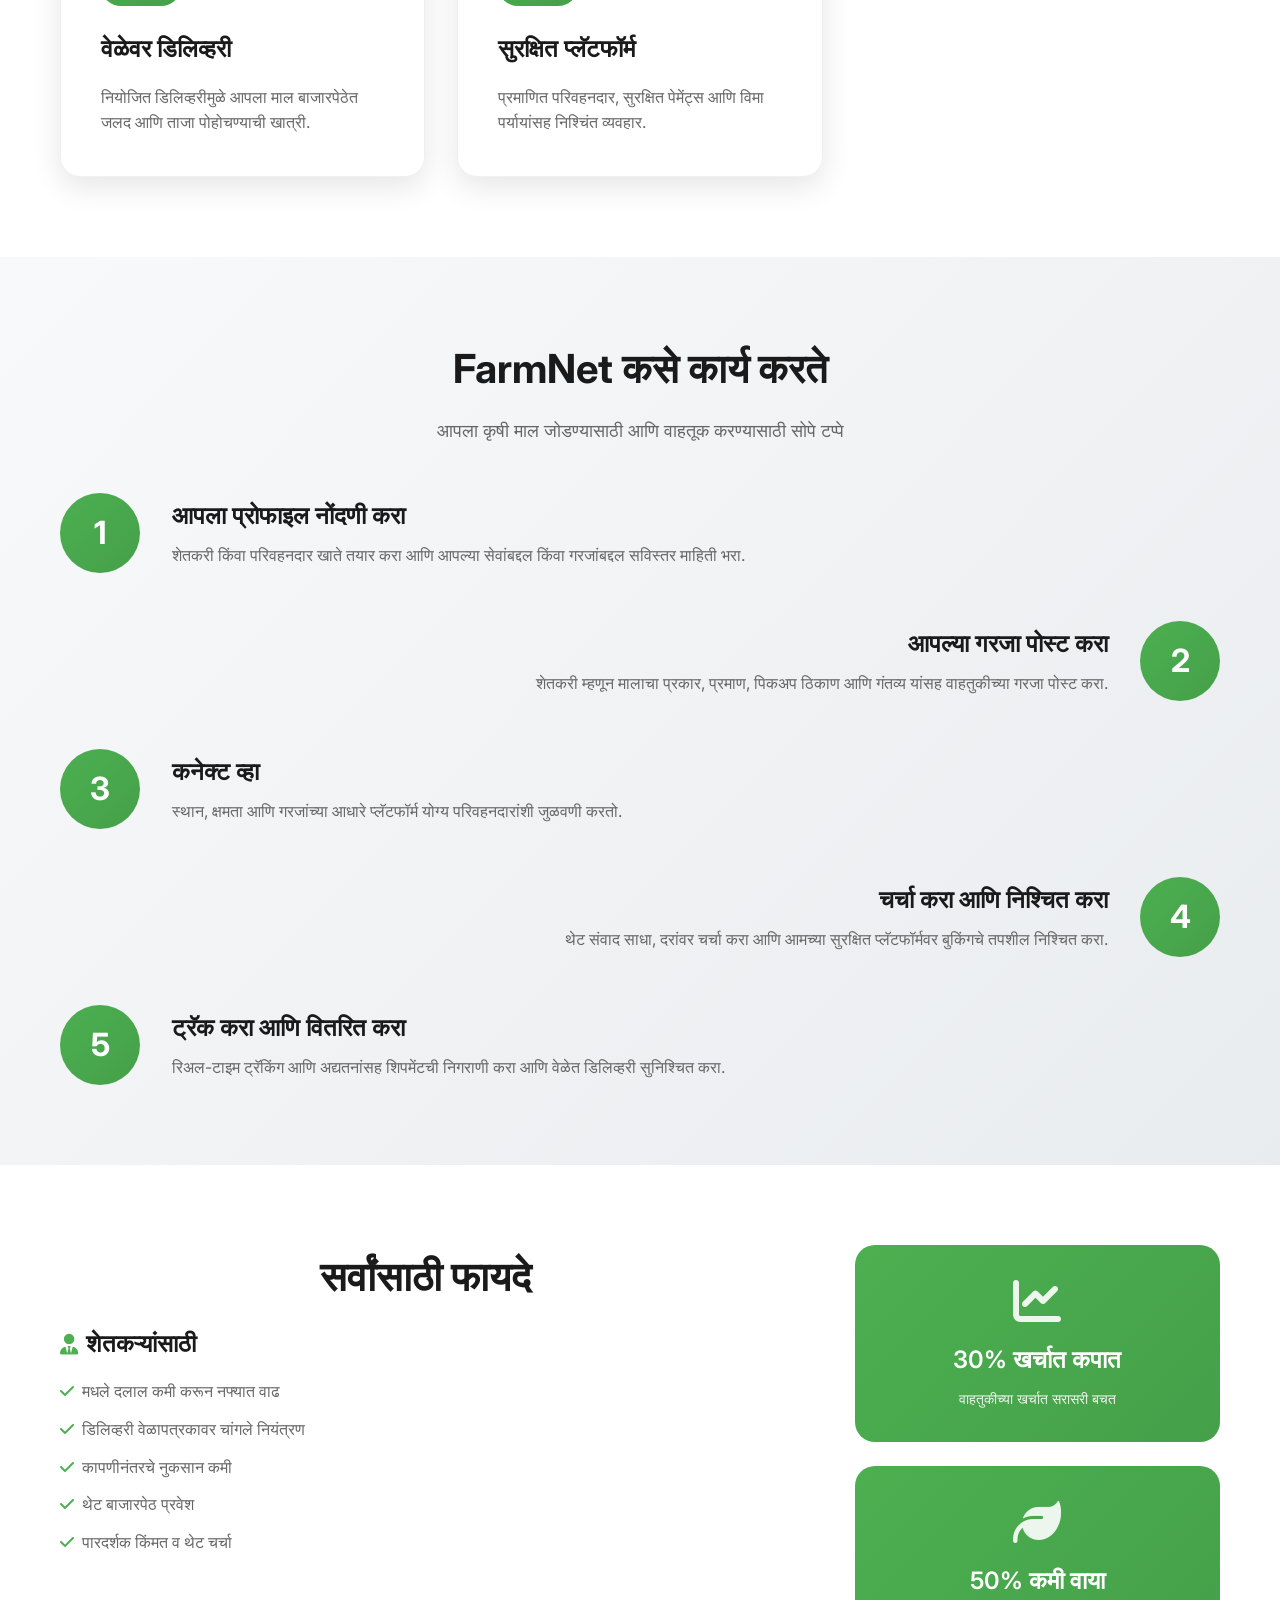
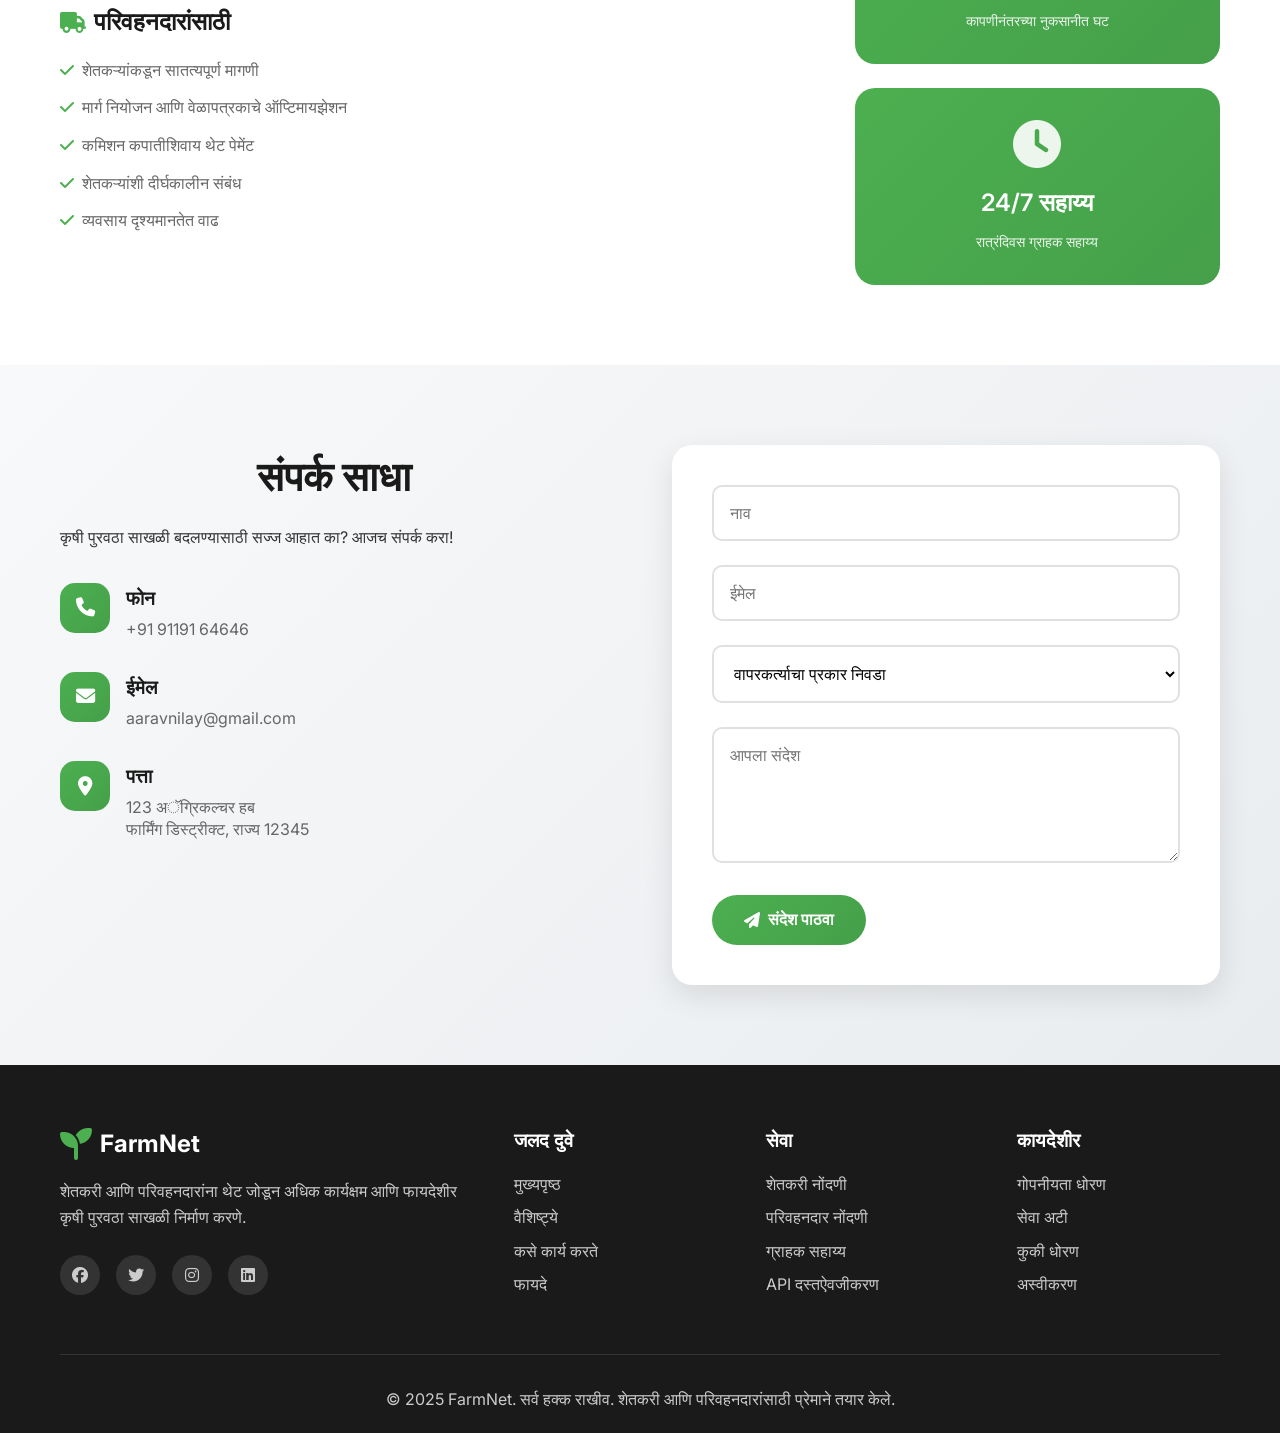
<file: indexma.html>
<!DOCTYPE html>
<html lang="en">
<head>
    <meta charset="UTF-8">
    <meta name="viewport" content="width=device-width, initial-scale=1.0">
    <title>FarmNet</title>
    <meta name="description" content="FarmNet connects farmers directly with transporters to streamline agricultural supply chain, reduce costs, and improve market access.">
    <link rel="stylesheet" href="style.css">
    <link rel="preconnect" href="https://fonts.googleapis.com">
    <link rel="preconnect" href="https://fonts.gstatic.com" crossorigin>
    <link href="https://fonts.googleapis.com/css2?family=Inter:wght@300;400;500;600;700&display=swap" rel="stylesheet">
    <link rel="stylesheet" href="https://cdnjs.cloudflare.com/ajax/libs/font-awesome/6.4.0/css/all.min.css">
</head>
<body>
    <!-- Navigation -->
    <nav class="navbar">
        <div class="nav-container">
            <div class="nav-logo">
                <i class="fas fa-seedling"></i>
                <span>FarmNet</span>
            </div>
            <ul class="nav-menu">
                <li class="nav-item"><a href="#home" class="nav-link">Home</a></li>
                <li class="nav-item"><a href="#features" class="nav-link">Features</a></li>
                <li class="nav-item"><a href="#how-it-works" class="nav-link">How It Works</a></li>
                <li class="nav-item"><a href="#benefits" class="nav-link">Benefits</a></li>
                <li class="nav-item"><a href="/shg-chat" class="nav-link">SHG Chat</a></li>
                <li class="nav-item"><a href="#contact" class="nav-link">Contact</a></li>
                <li class="nav-item"><a href="lang.html" class="nav-link">Select Language</a></li>
                <li class="nav-item"><a href="/farmer-login" class="nav-link btn-login">Login</a></li>
                <li class="nav-item"><a href="/farmer-register" class="nav-link btn-login">Sign Up</a></li>
            </ul>
            <div class="hamburger">
                <span class="bar"></span>
                <span class="bar"></span>
                <span class="bar"></span>
            </div>
        </div>
    </nav>
<!-- Hero Section -->
<section id="home" class="hero">
    <div class="hero-container">
        <div class="hero-content">
            <h1 class="hero-title">
                शेतकरी आणि परिवहनदारांना <span class="highlight">थेट</span> जोडणारे व्यासपीठ
            </h1>
            <p class="hero-description">
                FarmNet च्या थेट शेतकरी-परिवहनदार जोडणी प्लॅटफॉर्मद्वारे कृषी पुरवठा साखळी सुलभ करा, खर्च कमी करा आणि आपला माल बाजारपेठेत जलद पोहोचवा.
            </p>
            <div class="hero-buttons">
                <a href="/farmer-register" class="btn btn-primary">
                    <i class="fas fa-user-plus"></i>
                    शेतकरी म्हणून सामील व्हा
                </a>
                <a href="/transporter-register" class="btn btn-secondary">
                    <i class="fas fa-truck"></i>
                    परिवहनदार म्हणून सामील व्हा
                </a>
            </div>
        </div>
        <div class="hero-image">
            <div class="hero-illustration">
                <i class="fas fa-tractor"></i>
                <i class="fas fa-arrow-right"></i>
                <i class="fas fa-truck"></i>
                <i class="fas fa-arrow-right"></i>
                <i class="fas fa-store"></i>
            </div>
        </div>
    </div>
</section>

<!-- Features Section -->
<section id="features" class="features">
    <div class="container">
        <h2 class="section-title">FarmNet का निवडावे?</h2>
        <p class="section-subtitle">थेट जोडणी आणि आधुनिक तंत्रज्ञानासह शेतकरी व परिवहनदारांना सक्षम करणारे</p>
        
        <div class="features-grid">
            <div class="feature-card">
                <div class="feature-icon">
                    <i class="fas fa-handshake"></i>
                </div>
                <h3 class="feature-title">थेट जोडणी</h3>
                <p class="feature-description">मधले दलाल न ठेवता थेट परिवहनदारांशी जोडा, नफा वाढवा आणि विलंब कमी करा.</p>
            </div>
            
            <div class="feature-card">
                <div class="feature-icon">
                    <i class="fas fa-map-marker-alt"></i>
                </div>
                <h3 class="feature-title">GPS ट्रॅकिंग</h3>
                <p class="feature-description">फार्मपासून गंतव्यापर्यंत रिअल-टाइम GPS-सक्षम ट्रॅकिंगसह आपल्या मालाची निगराणी करा.</p>
            </div>

            <div class="feature-card">
                <div class="feature-icon">
                    <i class="fas fa-dollar-sign"></i>
                </div>
                <h3 class="feature-title">पारदर्शक किंमत</h3>
                <p class="feature-description">स्पष्ट आणि अगोदरच सांगितलेली किंमत; कोणतेही लपविलेले शुल्क नाहीत. परिवहनदारांशी थेट योग्य दरांवर चर्चा करा.</p>
            </div>
            
            <div class="feature-card">
                <div class="feature-icon">
                    <i class="fas fa-clock"></i>
                </div>
                <h3 class="feature-title">वेळेवर डिलिव्हरी</h3>
                <p class="feature-description">नियोजित डिलिव्हरीमुळे आपला माल बाजारपेठेत जलद आणि ताजा पोहोचण्याची खात्री.</p>
            </div>
            
            <div class="feature-card">
                <div class="feature-icon">
                    <i class="fas fa-shield-alt"></i>
                </div>
                <h3 class="feature-title">सुरक्षित प्लॅटफॉर्म</h3>
                <p class="feature-description">प्रमाणित परिवहनदार, सुरक्षित पेमेंट्स आणि विमा पर्यायांसह निश्चिंत व्यवहार.</p>
            </div>
        </div>
    </div>
</section>

<!-- How It Works Section -->
<section id="how-it-works" class="how-it-works">
    <div class="container">
        <h2 class="section-title">FarmNet कसे कार्य करते</h2>
        <p class="section-subtitle">आपला कृषी माल जोडण्यासाठी आणि वाहतूक करण्यासाठी सोपे टप्पे</p>
        
        <div class="steps-container">
            <div class="step">
                <div class="step-number">1</div>
                <div class="step-content">
                    <h3>आपला प्रोफाइल नोंदणी करा</h3>
                    <p>शेतकरी किंवा परिवहनदार खाते तयार करा आणि आपल्या सेवांबद्दल किंवा गरजांबद्दल सविस्तर माहिती भरा.</p>
                </div>
            </div>
            
            <div class="step">
                <div class="step-number">2</div>
                <div class="step-content">
                    <h3>आपल्या गरजा पोस्ट करा</h3>
                    <p>शेतकरी म्हणून मालाचा प्रकार, प्रमाण, पिकअप ठिकाण आणि गंतव्य यांसह वाहतुकीच्या गरजा पोस्ट करा.</p>
                </div>
            </div>
            
            <div class="step">
                <div class="step-number">3</div>
                <div class="step-content">
                    <h3>कनेक्ट व्हा</h3>
                    <p>स्थान, क्षमता आणि गरजांच्या आधारे प्लॅटफॉर्म योग्य परिवहनदारांशी जुळवणी करतो.</p>
                </div>
            </div>
            
            <div class="step">
                <div class="step-number">4</div>
                <div class="step-content">
                    <h3>चर्चा करा आणि निश्चित करा</h3>
                    <p>थेट संवाद साधा, दरांवर चर्चा करा आणि आमच्या सुरक्षित प्लॅटफॉर्मवर बुकिंगचे तपशील निश्चित करा.</p>
                </div>
            </div>
            
            <div class="step">
                <div class="step-number">5</div>
                <div class="step-content">
                    <h3>ट्रॅक करा आणि वितरित करा</h3>
                    <p>रिअल-टाइम ट्रॅकिंग आणि अद्यतनांसह शिपमेंटची निगराणी करा आणि वेळेत डिलिव्हरी सुनिश्चित करा.</p>
                </div>
            </div>
        </div>
    </div>
</section>

<!-- Benefits Section -->
<section id="benefits" class="benefits">
    <div class="container">
        <div class="benefits-content">
            <div class="benefits-text">
                <h2 class="section-title">सर्वांसाठी फायदे</h2>
                <div class="benefit-group">
                    <h3><i class="fas fa-user-tie"></i> शेतकऱ्यांसाठी</h3>
                    <ul>
                        <li><i class="fas fa-check"></i> मधले दलाल कमी करून नफ्यात वाढ</li>
                        <li><i class="fas fa-check"></i> डिलिव्हरी वेळापत्रकावर चांगले नियंत्रण</li>
                        <li><i class="fas fa-check"></i> कापणीनंतरचे नुकसान कमी</li>
                        <li><i class="fas fa-check"></i> थेट बाजारपेठ प्रवेश</li>
                        <li><i class="fas fa-check"></i> पारदर्शक किंमत व थेट चर्चा</li>
                    </ul>
                </div>
                
                <div class="benefit-group">
                    <h3><i class="fas fa-truck"></i> परिवहनदारांसाठी</h3>
                    <ul>
                        <li><i class="fas fa-check"></i> शेतकऱ्यांकडून सातत्यपूर्ण मागणी</li>
                        <li><i class="fas fa-check"></i> मार्ग नियोजन आणि वेळापत्रकाचे ऑप्टिमायझेशन</li>
                        <li><i class="fas fa-check"></i> कमिशन कपातीशिवाय थेट पेमेंट</li>
                        <li><i class="fas fa-check"></i> शेतकऱ्यांशी दीर्घकालीन संबंध</li>
                        <li><i class="fas fa-check"></i> व्यवसाय दृश्यमानतेत वाढ</li>
                    </ul>
                </div>
            </div>
            
            <div class="benefits-visual">
                <div class="benefit-stat-card">
                    <i class="fas fa-chart-line"></i>
                    <h4>30% खर्चात कपात</h4>
                    <p>वाहतुकीच्या खर्चात सरासरी बचत</p>
                </div>
                <div class="benefit-stat-card">
                    <i class="fas fa-leaf"></i>
                    <h4>50% कमी वाया</h4>
                    <p>कापणीनंतरच्या नुकसानीत घट</p>
                </div>
                <div class="benefit-stat-card">
                    <i class="fas fa-clock"></i>
                    <h4>24/7 सहाय्य</h4>
                    <p>रात्रंदिवस ग्राहक सहाय्य</p>
                </div>
            </div>
        </div>
    </div>
</section>

<!-- Contact Section -->
<section id="contact" class="contact">
    <div class="container">
        <div class="contact-content">
            <div class="contact-info">
                <h2 class="section-title">संपर्क साधा</h2>
                <p>कृषी पुरवठा साखळी बदलण्यासाठी सज्ज आहात का? आजच संपर्क करा!</p>
                
                <div class="contact-details">
                    <div class="contact-item">
                        <i class="fas fa-phone"></i>
                        <div>
                            <h4>फोन</h4>
                            <p>+91 91191 64646</p>
                        </div>
                    </div>
                    
                    <div class="contact-item">
                        <i class="fas fa-envelope"></i>
                        <div>
                            <h4>ईमेल</h4>
                            <p>aaravnilay@gmail.com</p>
                        </div>
                    </div>
                    
                    <div class="contact-item">
                        <i class="fas fa-map-marker-alt"></i>
                        <div>
                            <h4>पत्ता</h4>
                            <p>123 अॅग्रिकल्चर हब<br>फार्मिंग डिस्ट्रीक्ट, राज्य 12345</p>
                        </div>
                    </div>
                </div>
            </div>
            
            <div class="contact-form">
                <form id="contactForm">
                    <div class="form-group">
                        <input type="text" id="name" name="name" placeholder="नाव" required>
                    </div>
                    
                    <div class="form-group">
                        <input type="email" id="email" name="email" placeholder="ईमेल" required>
                    </div>
                    
                    <div class="form-group">
                        <select id="userType" name="userType" required>
                            <option value="">वापरकर्त्याचा प्रकार निवडा</option>
                            <option value="farmer">शेतकरी</option>
                            <option value="transporter">परिवहनदार</option>
                            <option value="other">इतर</option>
                        </select>
                    </div>
                    
                    <div class="form-group">
                        <textarea id="message" name="message" placeholder="आपला संदेश" rows="5" required></textarea>
                    </div>
                    
                    <button type="submit" class="btn btn-primary">
                        <i class="fas fa-paper-plane"></i>
                        संदेश पाठवा
                    </button>
                </form>
            </div>
        </div>
    </div>
</section>

<!-- Footer -->
<footer class="footer">
    <div class="container">
        <div class="footer-content">
            <div class="footer-section">
                <div class="footer-logo">
                    <i class="fas fa-seedling"></i>
                    <span>FarmNet</span>
                </div>
                <p>शेतकरी आणि परिवहनदारांना थेट जोडून अधिक कार्यक्षम आणि फायदेशीर कृषी पुरवठा साखळी निर्माण करणे.</p>
                <div class="social-links">
                    <a href="#"><i class="fab fa-facebook"></i></a>
                    <a href="#"><i class="fab fa-twitter"></i></a>
                    <a href="#"><i class="fab fa-instagram"></i></a>
                    <a href="#"><i class="fab fa-linkedin"></i></a>
                </div>
            </div>
            
            <div class="footer-section">
                <h4>जलद दुवे</h4>
                <ul>
                    <li><a href="#home">मुख्यपृष्ठ</a></li>
                    <li><a href="#features">वैशिष्ट्ये</a></li>
                    <li><a href="#how-it-works">कसे कार्य करते</a></li>
                    <li><a href="#benefits">फायदे</a></li>
                </ul>
            </div>
            
            <div class="footer-section">
                <h4>सेवा</h4>
                <ul>
                    <li><a href="/farmer-register">शेतकरी नोंदणी</a></li>
                    <li><a href="/transporter-register">परिवहनदार नोंदणी</a></li>
                    <li><a href="/support">ग्राहक सहाय्य</a></li>
                    <li><a href="/api">API दस्तऐवजीकरण</a></li>
                </ul>
            </div>
            
            <div class="footer-section">
                <h4>कायदेशीर</h4>
                <ul>
                    <li><a href="/privacy">गोपनीयता धोरण</a></li>
                    <li><a href="/terms">सेवा अटी</a></li>
                    <li><a href="/cookies">कुकी धोरण</a></li>
                    <li><a href="/disclaimer">अस्वीकरण</a></li>
                </ul>
            </div>
        </div>
        
        <div class="footer-bottom">
            <p>&copy; 2025 FarmNet. सर्व हक्क राखीव. शेतकरी आणि परिवहनदारांसाठी प्रेमाने तयार केले.</p>
        </div>
    </div>
</footer>
<script src="main.js"></script>
</body>
</html>
</file>
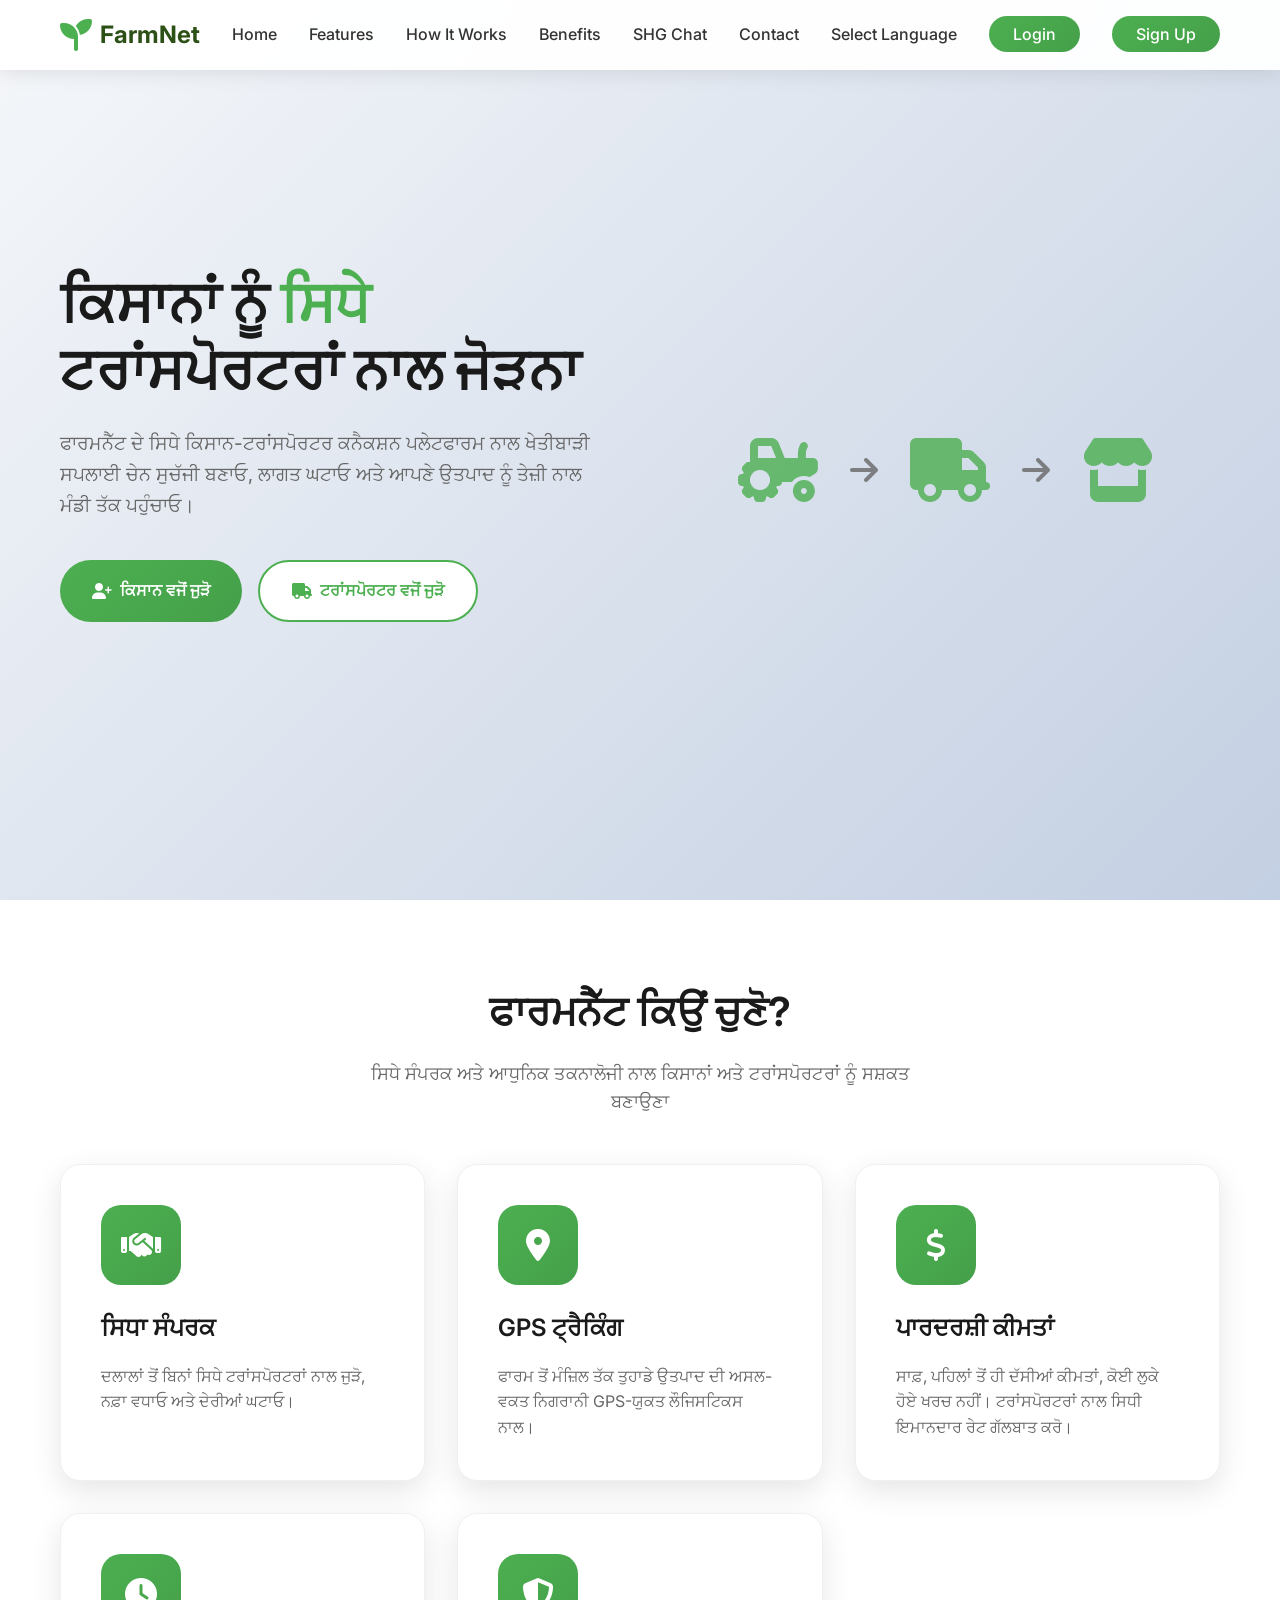
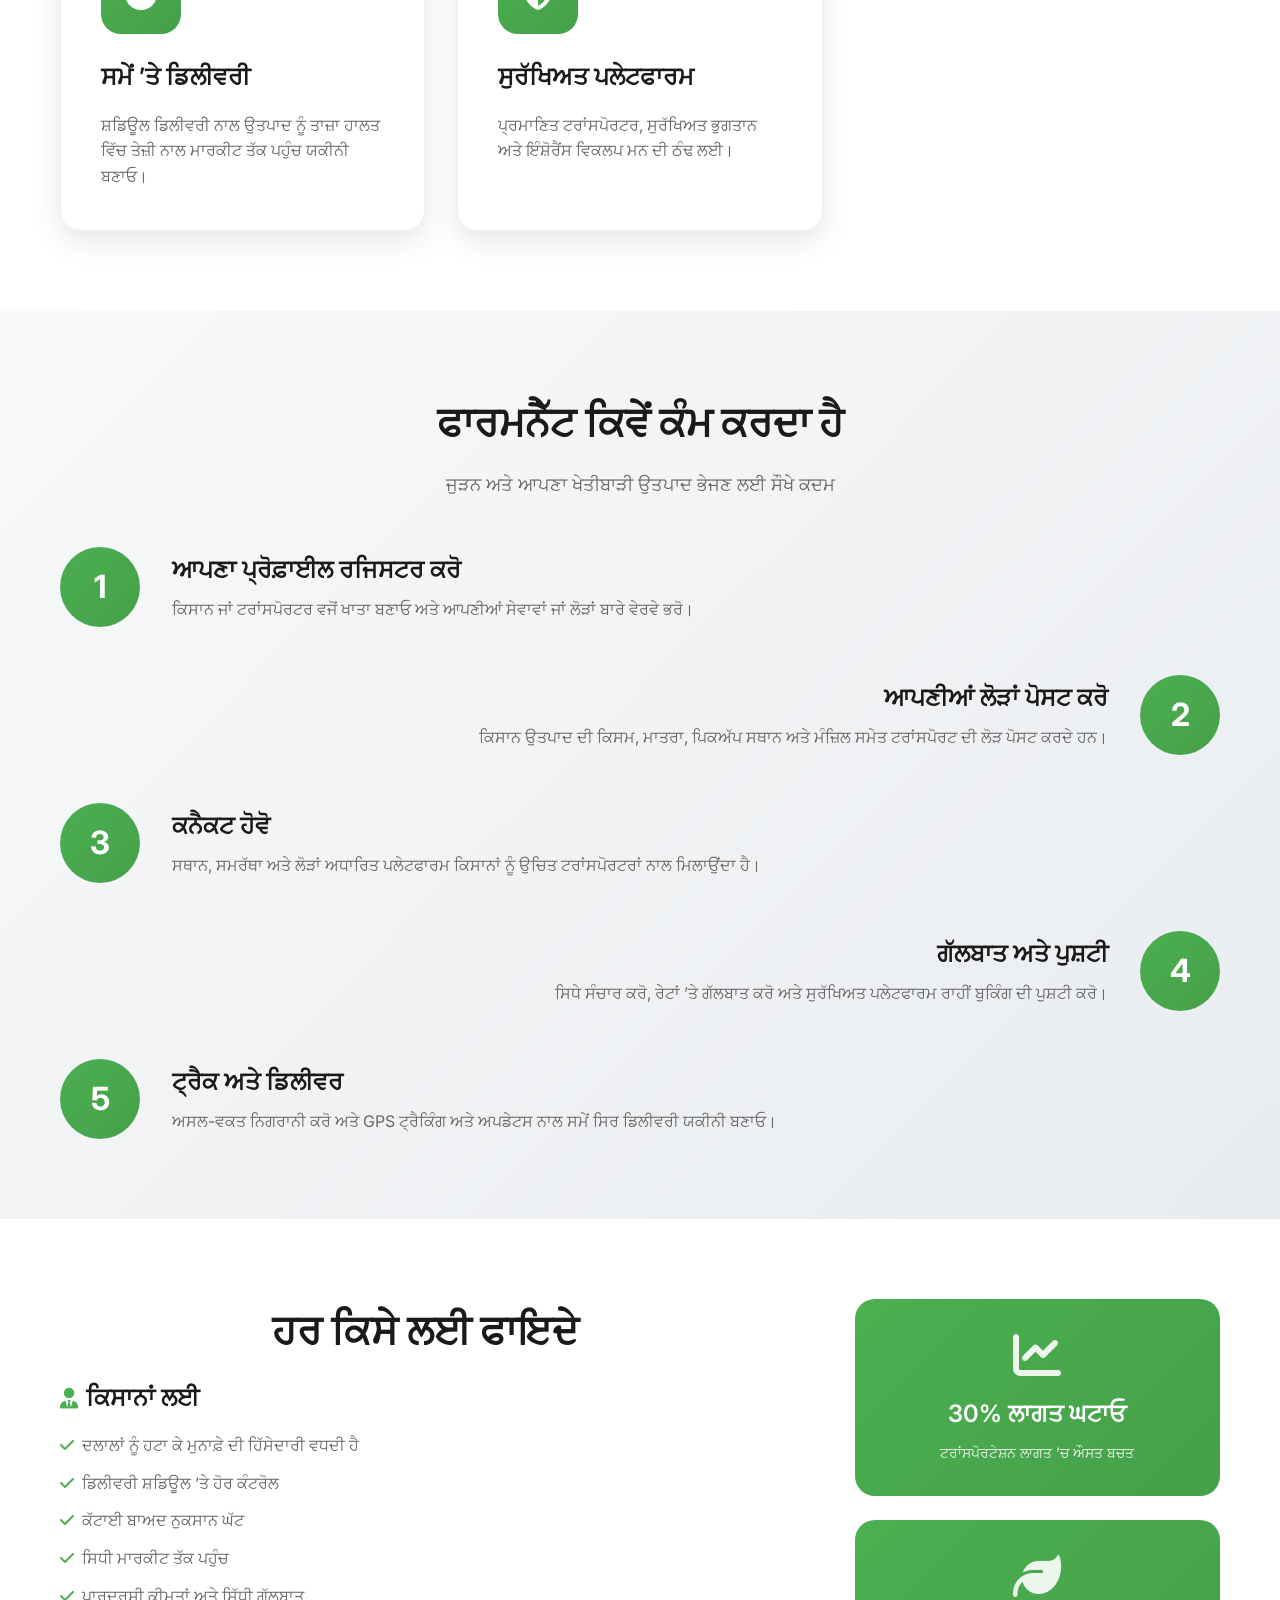
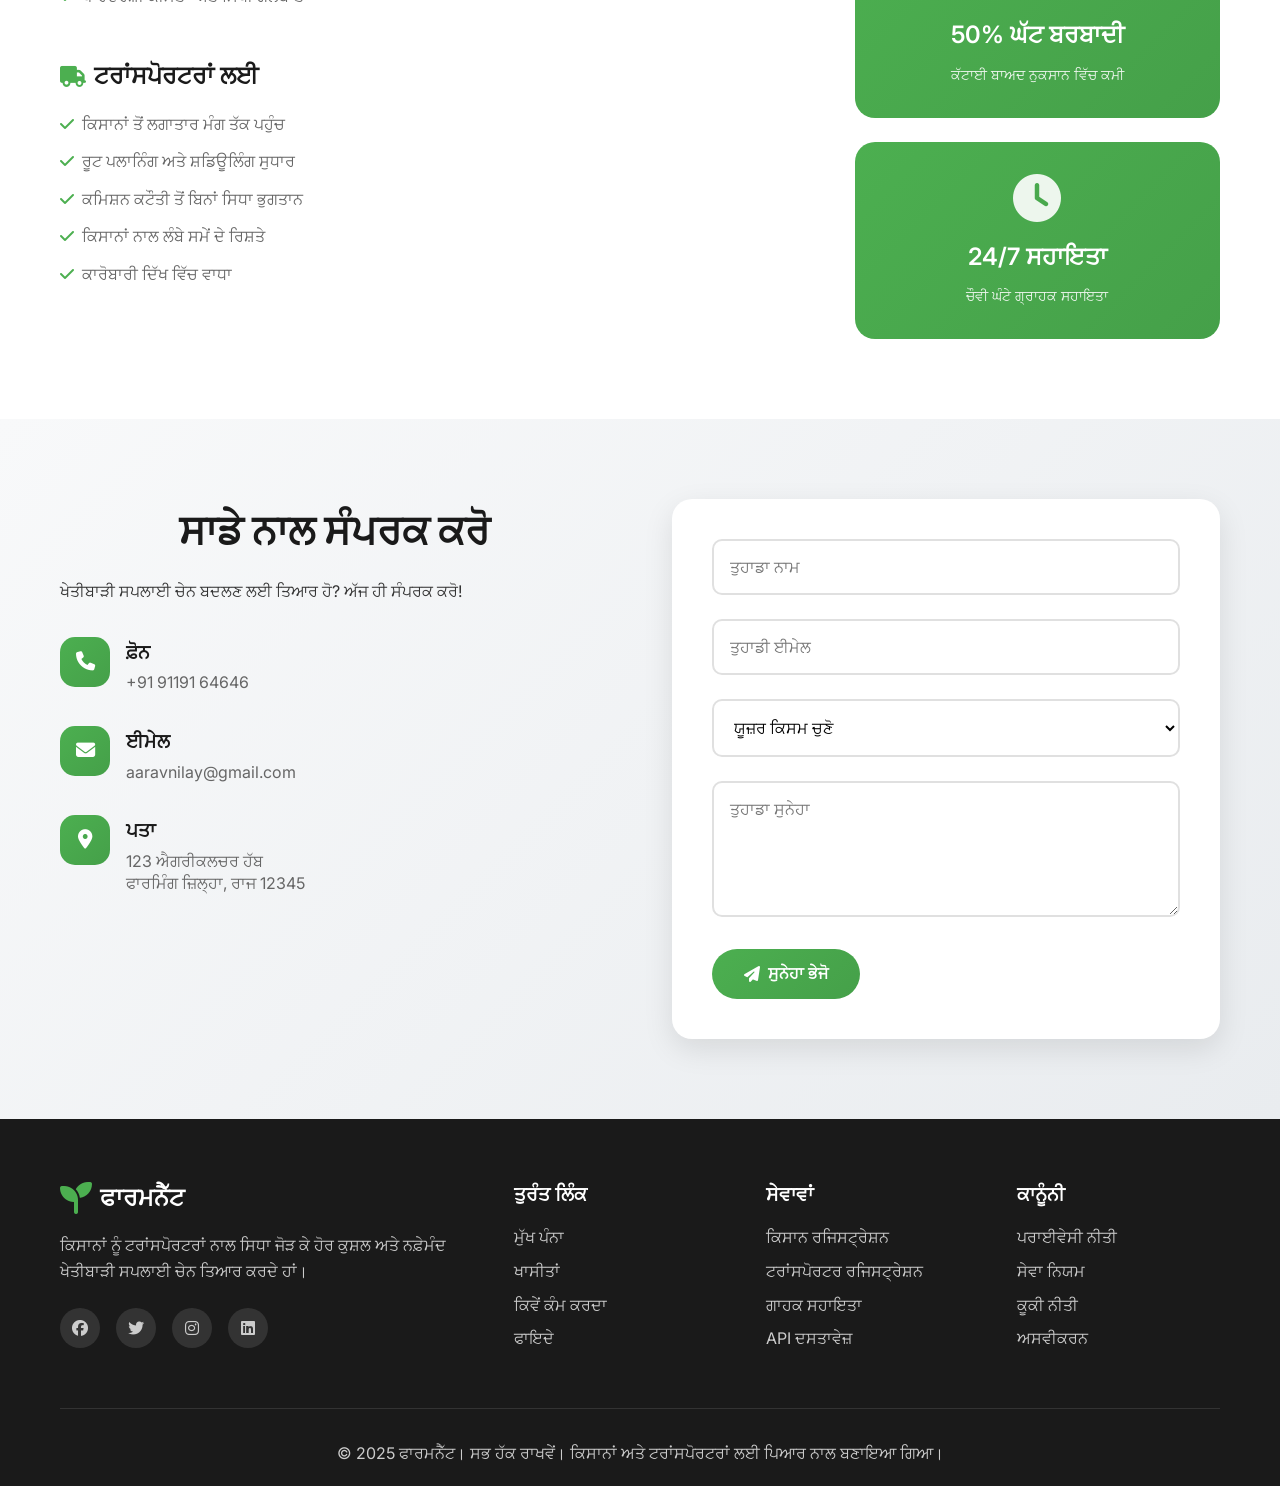
<file: indexpu.html>
<!DOCTYPE html>
<html lang="en">
<head>
    <meta charset="UTF-8">
    <meta name="viewport" content="width=device-width, initial-scale=1.0">
    <title>FarmNet</title>
    <meta name="description" content="FarmNet connects farmers directly with transporters to streamline agricultural supply chain, reduce costs, and improve market access.">
    <link rel="stylesheet" href="style.css">
    <link rel="preconnect" href="https://fonts.googleapis.com">
    <link rel="preconnect" href="https://fonts.gstatic.com" crossorigin>
    <link href="https://fonts.googleapis.com/css2?family=Inter:wght@300;400;500;600;700&display=swap" rel="stylesheet">
    <link rel="stylesheet" href="https://cdnjs.cloudflare.com/ajax/libs/font-awesome/6.4.0/css/all.min.css">
</head>
<body>
    <!-- Navigation -->
    <nav class="navbar">
        <div class="nav-container">
            <div class="nav-logo">
                <i class="fas fa-seedling"></i>
                <span>FarmNet</span>
            </div>
            <ul class="nav-menu">
                <li class="nav-item"><a href="#home" class="nav-link">Home</a></li>
                <li class="nav-item"><a href="#features" class="nav-link">Features</a></li>
                <li class="nav-item"><a href="#how-it-works" class="nav-link">How It Works</a></li>
                <li class="nav-item"><a href="#benefits" class="nav-link">Benefits</a></li>
                <li class="nav-item"><a href="/shg-chat" class="nav-link">SHG Chat</a></li>
                <li class="nav-item"><a href="#contact" class="nav-link">Contact</a></li>
                <li class="nav-item"><a href="lang.html" class="nav-link">Select Language</a></li>
                <li class="nav-item"><a href="/farmer-login" class="nav-link btn-login">Login</a></li>
                <li class="nav-item"><a href="/farmer-register" class="nav-link btn-login">Sign Up</a></li>
            </ul>
            <div class="hamburger">
                <span class="bar"></span>
                <span class="bar"></span>
                <span class="bar"></span>
            </div>
        </div>
    </nav>
    <!-- Hero Section -->
<section id="home" class="hero">
    <div class="hero-container">
        <div class="hero-content">
            <h1 class="hero-title">
                ਕਿਸਾਨਾਂ ਨੂੰ <span class="highlight">ਸਿਧੇ</span> ਟਰਾਂਸਪੋਰਟਰਾਂ ਨਾਲ ਜੋੜਨਾ
            </h1>
            <p class="hero-description">
                ਫਾਰਮਨੈੱਟ ਦੇ ਸਿਧੇ ਕਿਸਾਨ-ਟਰਾਂਸਪੋਰਟਰ ਕਨੈਕਸ਼ਨ ਪਲੇਟਫਾਰਮ ਨਾਲ ਖੇਤੀਬਾੜੀ ਸਪਲਾਈ ਚੇਨ ਸੁਚੱਜੀ ਬਣਾਓ, ਲਾਗਤ ਘਟਾਓ ਅਤੇ ਆਪਣੇ ਉਤਪਾਦ ਨੂੰ ਤੇਜ਼ੀ ਨਾਲ ਮੰਡੀ ਤੱਕ ਪਹੁੰਚਾਓ।
            </p>
            <div class="hero-buttons">
                <a href="/farmer-register" class="btn btn-primary">
                    <i class="fas fa-user-plus"></i>
                    ਕਿਸਾਨ ਵਜੋਂ ਜੁੜੋ
                </a>
                <a href="/transporter-register" class="btn btn-secondary">
                    <i class="fas fa-truck"></i>
                    ਟਰਾਂਸਪੋਰਟਰ ਵਜੋਂ ਜੁੜੋ
                </a>
            </div>
        </div>
        <div class="hero-image">
            <div class="hero-illustration">
                <i class="fas fa-tractor"></i>
                <i class="fas fa-arrow-right"></i>
                <i class="fas fa-truck"></i>
                <i class="fas fa-arrow-right"></i>
                <i class="fas fa-store"></i>
            </div>
        </div>
    </div>
</section>

<!-- Features Section -->
<section id="features" class="features">
    <div class="container">
        <h2 class="section-title">ਫਾਰਮਨੈੱਟ ਕਿਉਂ ਚੁਣੋ?</h2>
        <p class="section-subtitle">ਸਿਧੇ ਸੰਪਰਕ ਅਤੇ ਆਧੁਨਿਕ ਤਕਨਾਲੋਜੀ ਨਾਲ ਕਿਸਾਨਾਂ ਅਤੇ ਟਰਾਂਸਪੋਰਟਰਾਂ ਨੂੰ ਸਸ਼ਕਤ ਬਣਾਉਣਾ</p>
        
        <div class="features-grid">
            <div class="feature-card">
                <div class="feature-icon">
                    <i class="fas fa-handshake"></i>
                </div>
                <h3 class="feature-title">ਸਿਧਾ ਸੰਪਰਕ</h3>
                <p class="feature-description">ਦਲਾਲਾਂ ਤੋਂ ਬਿਨਾਂ ਸਿਧੇ ਟਰਾਂਸਪੋਰਟਰਾਂ ਨਾਲ ਜੁੜੋ, ਨਫ਼ਾ ਵਧਾਓ ਅਤੇ ਦੇਰੀਆਂ ਘਟਾਓ।</p>
            </div>
            
            <div class="feature-card">
                <div class="feature-icon">
                    <i class="fas fa-map-marker-alt"></i>
                </div>
                <h3 class="feature-title">GPS ਟ੍ਰੈਕਿੰਗ</h3>
                <p class="feature-description">ਫਾਰਮ ਤੋਂ ਮੰਜ਼ਿਲ ਤੱਕ ਤੁਹਾਡੇ ਉਤਪਾਦ ਦੀ ਅਸਲ-ਵਕਤ ਨਿਗਰਾਨੀ GPS-ਯੁਕਤ ਲੌਜਿਸਟਿਕਸ ਨਾਲ।</p>
            </div>

            <div class="feature-card">
                <div class="feature-icon">
                    <i class="fas fa-dollar-sign"></i>
                </div>
                <h3 class="feature-title">ਪਾਰਦਰਸ਼ੀ ਕੀਮਤਾਂ</h3>
                <p class="feature-description">ਸਾਫ਼, ਪਹਿਲਾਂ ਤੋਂ ਹੀ ਦੱਸੀਆਂ ਕੀਮਤਾਂ, ਕੋਈ ਲੁਕੇ ਹੋਏ ਖਰਚ ਨਹੀਂ। ਟਰਾਂਸਪੋਰਟਰਾਂ ਨਾਲ ਸਿਧੀ ਇਮਾਨਦਾਰ ਰੇਟ ਗੱਲਬਾਤ ਕਰੋ।</p>
            </div>
            
            <div class="feature-card">
                <div class="feature-icon">
                    <i class="fas fa-clock"></i>
                </div>
                <h3 class="feature-title">ਸਮੇਂ ’ਤੇ ਡਿਲੀਵਰੀ</h3>
                <p class="feature-description">ਸ਼ਡਿਊਲ ਡਿਲੀਵਰੀ ਨਾਲ ਉਤਪਾਦ ਨੂੰ ਤਾਜ਼ਾ ਹਾਲਤ ਵਿੱਚ ਤੇਜ਼ੀ ਨਾਲ ਮਾਰਕੀਟ ਤੱਕ ਪਹੁੰਚ ਯਕੀਨੀ ਬਣਾਓ।</p>
            </div>
            
            <div class="feature-card">
                <div class="feature-icon">
                    <i class="fas fa-shield-alt"></i>
                </div>
                <h3 class="feature-title">ਸੁਰੱਖਿਅਤ ਪਲੇਟਫਾਰਮ</h3>
                <p class="feature-description">ਪ੍ਰਮਾਣਿਤ ਟਰਾਂਸਪੋਰਟਰ, ਸੁਰੱਖਿਅਤ ਭੁਗਤਾਨ ਅਤੇ ਇੰਸ਼ੋਰੈਂਸ ਵਿਕਲਪ ਮਨ ਦੀ ਠੰਢ ਲਈ।</p>
            </div>
        </div>
    </div>
</section>

<!-- How It Works Section -->
<section id="how-it-works" class="how-it-works">
    <div class="container">
        <h2 class="section-title">ਫਾਰਮਨੈੱਟ ਕਿਵੇਂ ਕੰਮ ਕਰਦਾ ਹੈ</h2>
        <p class="section-subtitle">ਜੁੜਨ ਅਤੇ ਆਪਣਾ ਖੇਤੀਬਾੜੀ ਉਤਪਾਦ ਭੇਜਣ ਲਈ ਸੌਖੇ ਕਦਮ</p>
        
        <div class="steps-container">
            <div class="step">
                <div class="step-number">1</div>
                <div class="step-content">
                    <h3>ਆਪਣਾ ਪ੍ਰੋਫ਼ਾਈਲ ਰਜਿਸਟਰ ਕਰੋ</h3>
                    <p>ਕਿਸਾਨ ਜਾਂ ਟਰਾਂਸਪੋਰਟਰ ਵਜੋਂ ਖਾਤਾ ਬਣਾਓ ਅਤੇ ਆਪਣੀਆਂ ਸੇਵਾਵਾਂ ਜਾਂ ਲੋੜਾਂ ਬਾਰੇ ਵੇਰਵੇ ਭਰੋ।</p>
                </div>
            </div>
            
            <div class="step">
                <div class="step-number">2</div>
                <div class="step-content">
                    <h3>ਆਪਣੀਆਂ ਲੋੜਾਂ ਪੋਸਟ ਕਰੋ</h3>
                    <p>ਕਿਸਾਨ ਉਤਪਾਦ ਦੀ ਕਿਸਮ, ਮਾਤਰਾ, ਪਿਕਅੱਪ ਸਥਾਨ ਅਤੇ ਮੰਜ਼ਿਲ ਸਮੇਤ ਟਰਾਂਸਪੋਰਟ ਦੀ ਲੋੜ ਪੋਸਟ ਕਰਦੇ ਹਨ।</p>
                </div>
            </div>
            
            <div class="step">
                <div class="step-number">3</div>
                <div class="step-content">
                    <h3>ਕਨੈਕਟ ਹੋਵੋ</h3>
                    <p>ਸਥਾਨ, ਸਮਰੱਥਾ ਅਤੇ ਲੋੜਾਂ ਅਧਾਰਿਤ ਪਲੇਟਫਾਰਮ ਕਿਸਾਨਾਂ ਨੂੰ ਉਚਿਤ ਟਰਾਂਸਪੋਰਟਰਾਂ ਨਾਲ ਮਿਲਾਉਂਦਾ ਹੈ।</p>
                </div>
            </div>
            
            <div class="step">
                <div class="step-number">4</div>
                <div class="step-content">
                    <h3>ਗੱਲਬਾਤ ਅਤੇ ਪੁਸ਼ਟੀ</h3>
                    <p>ਸਿਧੇ ਸੰਚਾਰ ਕਰੋ, ਰੇਟਾਂ ’ਤੇ ਗੱਲਬਾਤ ਕਰੋ ਅਤੇ ਸੁਰੱਖਿਅਤ ਪਲੇਟਫਾਰਮ ਰਾਹੀਂ ਬੁਕਿੰਗ ਦੀ ਪੁਸ਼ਟੀ ਕਰੋ।</p>
                </div>
            </div>
            
            <div class="step">
                <div class="step-number">5</div>
                <div class="step-content">
                    <h3>ਟ੍ਰੈਕ ਅਤੇ ਡਿਲੀਵਰ</h3>
                    <p>ਅਸਲ-ਵਕਤ ਨਿਗਰਾਨੀ ਕਰੋ ਅਤੇ GPS ਟ੍ਰੈਕਿੰਗ ਅਤੇ ਅਪਡੇਟਸ ਨਾਲ ਸਮੇਂ ਸਿਰ ਡਿਲੀਵਰੀ ਯਕੀਨੀ ਬਣਾਓ।</p>
                </div>
            </div>
        </div>
    </div>
</section>

<!-- Benefits Section -->
<section id="benefits" class="benefits">
    <div class="container">
        <div class="benefits-content">
            <div class="benefits-text">
                <h2 class="section-title">ਹਰ ਕਿਸੇ ਲਈ ਫਾਇਦੇ</h2>
                <div class="benefit-group">
                    <h3><i class="fas fa-user-tie"></i> ਕਿਸਾਨਾਂ ਲਈ</h3>
                    <ul>
                        <li><i class="fas fa-check"></i> ਦਲਾਲਾਂ ਨੂੰ ਹਟਾ ਕੇ ਮੁਨਾਫ਼ੇ ਦੀ ਹਿੱਸੇਦਾਰੀ ਵਧਦੀ ਹੈ</li>
                        <li><i class="fas fa-check"></i> ਡਿਲੀਵਰੀ ਸ਼ਡਿਊਲ ’ਤੇ ਹੋਰ ਕੰਟਰੋਲ</li>
                        <li><i class="fas fa-check"></i> ਕੱਟਾਈ ਬਾਅਦ ਨੁਕਸਾਨ ਘੱਟ</li>
                        <li><i class="fas fa-check"></i> ਸਿਧੀ ਮਾਰਕੀਟ ਤੱਕ ਪਹੁੰਚ</li>
                        <li><i class="fas fa-check"></i> ਪਾਰਦਰਸ਼ੀ ਕੀਮਤਾਂ ਅਤੇ ਸਿੱਧੀ ਗੱਲਬਾਤ</li>
                    </ul>
                </div>
                
                <div class="benefit-group">
                    <h3><i class="fas fa-truck"></i> ਟਰਾਂਸਪੋਰਟਰਾਂ ਲਈ</h3>
                    <ul>
                        <li><i class="fas fa-check"></i> ਕਿਸਾਨਾਂ ਤੋਂ ਲਗਾਤਾਰ ਮੰਗ ਤੱਕ ਪਹੁੰਚ</li>
                        <li><i class="fas fa-check"></i> ਰੂਟ ਪਲਾਨਿੰਗ ਅਤੇ ਸ਼ਡਿਊਲਿੰਗ ਸੁਧਾਰ</li>
                        <li><i class="fas fa-check"></i> ਕਮਿਸ਼ਨ ਕਟੌਤੀ ਤੋਂ ਬਿਨਾਂ ਸਿਧਾ ਭੁਗਤਾਨ</li>
                        <li><i class="fas fa-check"></i> ਕਿਸਾਨਾਂ ਨਾਲ ਲੰਬੇ ਸਮੇਂ ਦੇ ਰਿਸ਼ਤੇ</li>
                        <li><i class="fas fa-check"></i> ਕਾਰੋਬਾਰੀ ਦਿੱਖ ਵਿੱਚ ਵਾਧਾ</li>
                    </ul>
                </div>
            </div>
            
            <div class="benefits-visual">
                <div class="benefit-stat-card">
                    <i class="fas fa-chart-line"></i>
                    <h4>30% ਲਾਗਤ ਘਟਾਓ</h4>
                    <p>ਟਰਾਂਸਪੋਰਟੇਸ਼ਨ ਲਾਗਤ ’ਚ ਔਸਤ ਬਚਤ</p>
                </div>
                <div class="benefit-stat-card">
                    <i class="fas fa-leaf"></i>
                    <h4>50% ਘੱਟ ਬਰਬਾਦੀ</h4>
                    <p>ਕੱਟਾਈ ਬਾਅਦ ਨੁਕਸਾਨ ਵਿੱਚ ਕਮੀ</                        </p>
                </div>
                <div class="benefit-stat-card">
                    <i class="fas fa-clock"></i>
                    <h4>24/7 ਸਹਾਇਤਾ</h4>
                    <p>ਚੌਵੀ ਘੰਟੇ ਗ੍ਰਾਹਕ ਸਹਾਇਤਾ</p>
                </div>
            </div>
        </div>
    </div>
</section>

<!-- Contact Section -->
<section id="contact" class="contact">
    <div class="container">
        <div class="contact-content">
            <div class="contact-info">
                <h2 class="section-title">ਸਾਡੇ ਨਾਲ ਸੰਪਰਕ ਕਰੋ</h2>
                <p>ਖੇਤੀਬਾੜੀ ਸਪਲਾਈ ਚੇਨ ਬਦਲਣ ਲਈ ਤਿਆਰ ਹੋ? ਅੱਜ ਹੀ ਸੰਪਰਕ ਕਰੋ!</p>
                
                <div class="contact-details">
                    <div class="contact-item">
                        <i class="fas fa-phone"></i>
                        <div>
                            <h4>ਫ਼ੋਨ</h4>
                            <p>+91 91191 64646</p>
                        </div>
                    </div>
                    
                    <div class="contact-item">
                        <i class="fas fa-envelope"></i>
                        <div>
                            <h4>ਈਮੇਲ</h4>
                            <p>aaravnilay@gmail.com</p>
                        </div>
                    </div>
                    
                    <div class="contact-item">
                        <i class="fas fa-map-marker-alt"></i>
                        <div>
                            <h4>ਪਤਾ</h4>
                            <p>123 ਐਗਰੀਕਲਚਰ ਹੱਬ<br>ਫਾਰਮਿੰਗ ਜ਼ਿਲ੍ਹਾ, ਰਾਜ 12345</p>
                        </div>
                    </div>
                </div>
            </div>
            
            <div class="contact-form">
                <form id="contactForm">
                    <div class="form-group">
                        <input type="text" id="name" name="name" placeholder="ਤੁਹਾਡਾ ਨਾਮ" required>
                    </div>
                    
                    <div class="form-group">
                        <input type="email" id="email" name="email" placeholder="ਤੁਹਾਡੀ ਈਮੇਲ" required>
                    </div>
                    
                    <div class="form-group">
                        <select id="userType" name="userType" required>
                            <option value="">ਯੂਜ਼ਰ ਕਿਸਮ ਚੁਣੋ</option>
                            <option value="farmer">ਕਿਸਾਨ</option>
                            <option value="transporter">ਟਰਾਂਸਪੋਰਟਰ</option>
                            <option value="other">ਹੋਰ</option>
                        </select>
                    </div>
                    
                    <div class="form-group">
                        <textarea id="message" name="message" placeholder="ਤੁਹਾਡਾ ਸੁਨੇਹਾ" rows="5" required></textarea>
                    </div>
                    
                    <button type="submit" class="btn btn-primary">
                        <i class="fas fa-paper-plane"></i>
                        ਸੁਨੇਹਾ ਭੇਜੋ
                    </button>
                </form>
            </div>
        </div>
    </div>
</section>

<!-- Footer -->
<footer class="footer">
    <div class="container">
        <div class="footer-content">
            <div class="footer-section">
                <div class="footer-logo">
                    <i class="fas fa-seedling"></i>
                    <span>ਫਾਰਮਨੈੱਟ</span>
                </div>
                <p>ਕਿਸਾਨਾਂ ਨੂੰ ਟਰਾਂਸਪੋਰਟਰਾਂ ਨਾਲ ਸਿਧਾ ਜੋੜ ਕੇ ਹੋਰ ਕੁਸ਼ਲ ਅਤੇ ਨਫ਼ੇਮੰਦ ਖੇਤੀਬਾੜੀ ਸਪਲਾਈ ਚੇਨ ਤਿਆਰ ਕਰਦੇ ਹਾਂ।</p>
                <div class="social-links">
                    <a href="#"><i class="fab fa-facebook"></i></a>
                    <a href="#"><i class="fab fa-twitter"></i></a>
                    <a href="#"><i class="fab fa-instagram"></i></a>
                    <a href="#"><i class="fab fa-linkedin"></i></a>
                </div>
            </div>
            
            <div class="footer-section">
                <h4>ਤੁਰੰਤ ਲਿੰਕ</h4>
                <ul>
                    <li><a href="#home">ਮੁੱਖ ਪੰਨਾ</a></li>
                    <li><a href="#features">ਖਾਸੀਤਾਂ</a></li>
                    <li><a href="#how-it-works">ਕਿਵੇਂ ਕੰਮ ਕਰਦਾ</a></li>
                    <li><a href="#benefits">ਫਾਇਦੇ</a></li>
                </ul>
            </div>
            
            <div class="footer-section">
                <h4>ਸੇਵਾਵਾਂ</h4>
                <ul>
                    <li><a href="/farmer-register">ਕਿਸਾਨ ਰਜਿਸਟ੍ਰੇਸ਼ਨ</a></li>
                    <li><a href="/transporter-register">ਟਰਾਂਸਪੋਰਟਰ ਰਜਿਸਟ੍ਰੇਸ਼ਨ</a></li>
                    <li><a href="/support">ਗਾਹਕ ਸਹਾਇਤਾ</a></li>
                    <li><a href="/api">API ਦਸਤਾਵੇਜ਼</a></li>
                </ul>
            </div>
            
            <div class="footer-section">
                <h4>ਕਾਨੂੰਨੀ</h4>
                <ul>
                    <li><a href="/privacy">ਪਰਾਈਵੇਸੀ ਨੀਤੀ</a></li>
                    <li><a href="/terms">ਸੇਵਾ ਨਿਯਮ</a></li>
                    <li><a href="/cookies">ਕੂਕੀ ਨੀਤੀ</a></li>
                    <li><a href="/disclaimer">ਅਸਵੀਕਰਨ</a></li>
                </ul>
            </div>
        </div>
        
        <div class="footer-bottom">
            <p>&copy; 2025 ਫਾਰਮਨੈੱਟ। ਸਭ ਹੱਕ ਰਾਖਵੇਂ। ਕਿਸਾਨਾਂ ਅਤੇ ਟਰਾਂਸਪੋਰਟਰਾਂ ਲਈ ਪਿਆਰ ਨਾਲ ਬਣਾਇਆ ਗਿਆ।</p>
        </div>
    </div>
</footer>
<script src="main.js"></script>
</body>
</html>
</file>
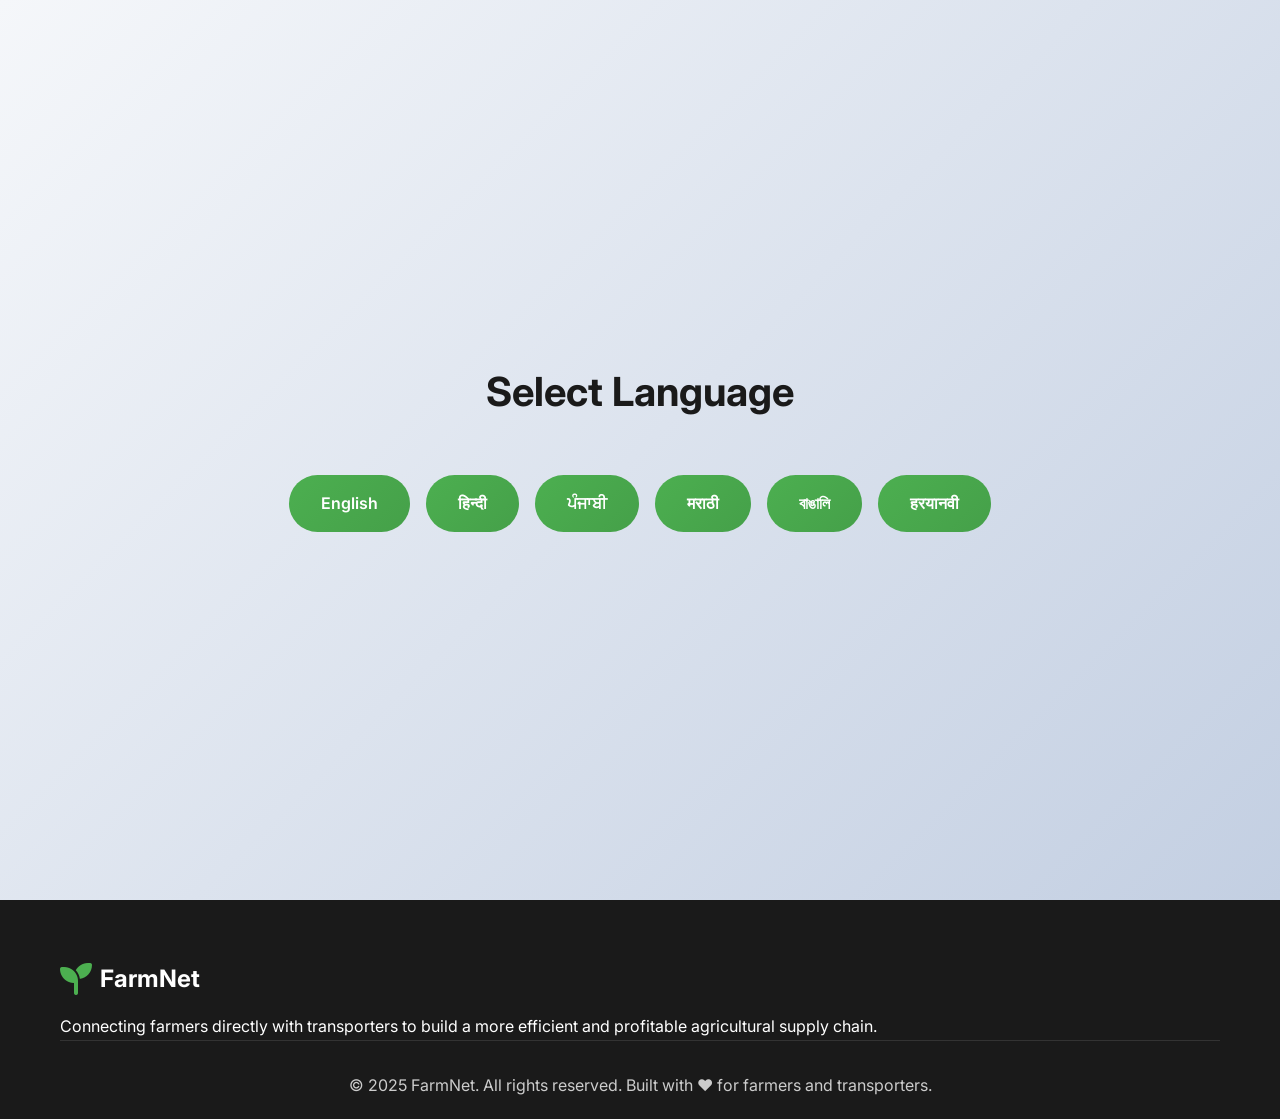
<file: lang.html>
<!DOCTYPE html>
<html lang="en">
<head>
    <meta charset="UTF-8">
    <meta name="viewport" content="width=device-width, initial-scale=1.0">
    <title>FarmNet</title>
    <meta name="description" content="FarmNet connects farmers directly with transporters to streamline agricultural supply chain, reduce costs, and improve market access.">
    <link rel="stylesheet" href="style.css">
    <link rel="preconnect" href="https://fonts.googleapis.com">
    <link rel="preconnect" href="https://fonts.gstatic.com" crossorigin>
    <link rel="icon" type="image/png" href="favicon.png">
    <link href="https://fonts.googleapis.com/css2?family=Inter:wght@300;400;500;600;700&display=swap" rel="stylesheet">
    <link rel="stylesheet" href="https://cdnjs.cloudflare.com/ajax/libs/font-awesome/6.4.0/css/all.min.css">
</head>
<body>
    <div class="lang">
                <h1 class="head">Select Language</h1>
                <br><br>
                <div class="hero-buttons">
                    <a href="index.html" class="btn btn-primary">
                        English
                    </a>
                    <a href="indexhi.html" class="btn btn-primary">
                        हिन्दी
                    </a>
                    <a href="indexpu.html" class="btn btn-primary">
                        ਪੰਜਾਬੀ
                    </a>
                    <a href="indexma.html" class="btn btn-primary">
                        मराठी
                    </a>
                    <a href="indexbe.html" class="btn btn-primary">
                        বাঙালি
                    </a>
                    <a href="indexha.html" class="btn btn-primary">
                        हरयानवी
                    </a>
                    </div>
                </div>
    <footer class="footer">
        <div class="container">
                    <div class="footer-logo">
                        <i class="fas fa-seedling"></i>
                        <span>FarmNet</span>
                    </div>
                    <p>Connecting farmers directly with transporters to build a more efficient and profitable agricultural supply chain.</p>
            <div class="footer-bottom">
                <p>&copy; 2025 FarmNet. All rights reserved. Built with ❤️ for farmers and transporters.</p>
            </div>
        </div>
    </footer>

    <script src="main.js"></script>
</body>
</html>
</file>
<file: style.css>
/* Reset and Base Styles */
* {
    margin: 0;
    padding: 0;
    box-sizing: border-box;
}

html {
    scroll-behavior: smooth;
}

body {
    font-family: 'Inter', -apple-system, BlinkMacSystemFont, 'Segoe UI', Roboto, sans-serif;
    line-height: 1.6;
    color: #333;
    background-color: #fafafa;
}

.container {
    max-width: 1200px;
    margin: 0 auto;
    padding: 0 20px;
}

/* Typography */
.section-title {
    font-size: 2.5rem;
    font-weight: 700;
    color: #1a1a1a;
    text-align: center;
    margin-bottom: 1rem;
}

.section-subtitle {
    font-size: 1.1rem;
    color: #666;
    text-align: center;
    margin-bottom: 3rem;
    max-width: 600px;
    margin-left: auto;
    margin-right: auto;
}

/* Navigation */
.navbar {
    background: rgba(255, 255, 255, 0.95);
    backdrop-filter: blur(10px);
    position: fixed;
    top: 0;
    width: 100%;
    z-index: 1000;
    padding: 1rem 0;
    box-shadow: 0 2px 20px rgba(0, 0, 0, 0.1);
    transition: all 0.3s ease;
}

.nav-container {
    max-width: 1200px;
    margin: 0 auto;
    padding: 0 20px;
    display: flex;
    justify-content: space-between;
    align-items: center;
}

.nav-logo {
    display: flex;
    align-items: center;
    gap: 0.5rem;
    font-size: 1.5rem;
    font-weight: 700;
    color: #2d5016;
}

.nav-logo i {
    color: #4CAF50;
    font-size: 2rem;
}

.nav-menu {
    display: flex;
    list-style: none;
    gap: 2rem;
    align-items: center;
}

.nav-link {
    text-decoration: none;
    color: #333;
    font-weight: 500;
    transition: color 0.3s ease;
    position: relative;
}

.nav-link:hover {
    color: #4CAF50;
}

.nav-link::after {
    content: '';
    position: absolute;
    bottom: -5px;
    left: 0;
    width: 0;
    height: 2px;
    background: #4CAF50;
    transition: width 0.3s ease;
}

.nav-link:hover::after {
    width: 100%;
}

.btn-login {
    background: linear-gradient(135deg, #4CAF50, #45a049);
    color: white !important;
    padding: 0.5rem 1.5rem;
    border-radius: 25px;
    transition: all 0.3s ease;
}

.btn-login:hover {
    transform: translateY(-2px);
    box-shadow: 0 5px 15px rgba(76, 175, 80, 0.3);
}

.hamburger {
    display: none;
    flex-direction: column;
    cursor: pointer;
}

.bar {
    width: 25px;
    height: 3px;
    background: #333;
    margin: 3px 0;
    transition: 0.3s;
    border-radius: 2px;
}

/* Hero Section */
.hero {
    background: linear-gradient(135deg, #f5f7fa 0%, #c3cfe2 100%);
    padding: 120px 0 80px;
    min-height: 100vh;
    display: flex;
    align-items: center;
}

.hero-container {
    max-width: 1200px;
    margin: 0 auto;
    padding: 0 20px;
    display: grid;
    grid-template-columns: 1fr 1fr;
    gap: 4rem;
    align-items: center;
}

.hero-title {
    font-size: 3.5rem;
    font-weight: 700;
    color: #1a1a1a;
    line-height: 1.2;
    margin-bottom: 1.5rem;
}

.highlight {
    color: #4CAF50;
    position: relative;
}

.highlight::after {
    content: '';
    position: absolute;
    bottom: 5px;
    left: 0;
    width: 100%;
    height: 8px;
    background: linear-gradient(135deg, #4CAF50, #45a049);
    opacity: 0.3;
    z-index: -1;
}

.hero-description {
    font-size: 1.2rem;
    color: #666;
    margin-bottom: 2.5rem;
    line-height: 1.6;
}

.hero-buttons {
    display: flex;
    gap: 1rem;
    margin-bottom: 3rem;
    flex-wrap: wrap;
}

.btn {
    display: inline-flex;
    align-items: center;
    gap: 0.5rem;
    padding: 1rem 2rem;
    border: none;
    border-radius: 50px;
    font-weight: 600;
    text-decoration: none;
    transition: all 0.3s ease;
    cursor: pointer;
    font-size: 1rem;
}

.btn-primary {
    background: linear-gradient(135deg, #4CAF50, #45a049);
    color: white;
}

.btn-primary:hover {
    transform: translateY(-3px);
    box-shadow: 0 10px 25px rgba(76, 175, 80, 0.3);
}

.btn-secondary {
    background: white;
    color: #4CAF50;
    border: 2px solid #4CAF50;
}

.btn-secondary:hover {
    background: #4CAF50;
    color: white;
    transform: translateY(-3px);
    box-shadow: 0 10px 25px rgba(76, 175, 80, 0.2);
}

.hero-stats {
    display: flex;
    gap: 2rem;
    flex-wrap: wrap;
}

.stat {
    text-align: center;
}

.stat-number {
    display: block;
    font-size: 2rem;
    font-weight: 700;
    color: #4CAF50;
}

.stat-label {
    font-size: 0.9rem;
    color: #666;
}

.hero-illustration {
    display: flex;
    align-items: center;
    justify-content: center;
    gap: 2rem;
    font-size: 4rem;
    color: #4CAF50;
    opacity: 0.8;
}

.hero-illustration i:nth-child(even) {
    color: #666;
    font-size: 2rem;
    animation: pulse 2s infinite;
}

@keyframes pulse {
    0%, 100% { opacity: 0.5; }
    50% { opacity: 1; }
}

/* Features Section */
.features {
    padding: 80px 0;
    background: white;
}

.features-grid {
    display: grid;
    grid-template-columns: repeat(auto-fit, minmax(350px, 1fr));
    gap: 2rem;
}

.feature-card {
    background: white;
    padding: 2.5rem;
    border-radius: 20px;
    box-shadow: 0 10px 30px rgba(0, 0, 0, 0.1);
    transition: all 0.3s ease;
    border: 1px solid #f0f0f0;
}

.feature-card:hover {
    transform: translateY(-10px);
    box-shadow: 0 20px 40px rgba(0, 0, 0, 0.15);
}

.feature-icon {
    width: 80px;
    height: 80px;
    background: linear-gradient(135deg, #4CAF50, #45a049);
    border-radius: 20px;
    display: flex;
    align-items: center;
    justify-content: center;
    margin-bottom: 1.5rem;
}

.feature-icon i {
    font-size: 2rem;
    color: white;
}

.feature-title {
    font-size: 1.5rem;
    font-weight: 600;
    color: #1a1a1a;
    margin-bottom: 1rem;
}

.feature-description {
    color: #666;
    line-height: 1.6;
}

/* How It Works Section */
.how-it-works {
    padding: 80px 0;
    background: linear-gradient(135deg, #f8f9fa 0%, #e9ecef 100%);
}

.steps-container {
    display: flex;
    flex-direction: column;
    gap: 3rem;
}

.step {
    display: grid;
    grid-template-columns: 80px 1fr;
    gap: 2rem;
    align-items: center;
}

.step:nth-child(even) {
    grid-template-columns: 1fr 80px;
}

.step:nth-child(even) .step-content {
    order: -1;
    text-align: right;
}

.step-number {
    width: 80px;
    height: 80px;
    background: linear-gradient(135deg, #4CAF50, #45a049);
    border-radius: 50%;
    display: flex;
    align-items: center;
    justify-content: center;
    font-size: 2rem;
    font-weight: 700;
    color: white;
    margin: 0 auto;
}

.step-content h3 {
    font-size: 1.5rem;
    font-weight: 600;
    color: #1a1a1a;
    margin-bottom: 0.5rem;
}

.step-content p {
    color: #666;
    line-height: 1.6;
}

/* Benefits Section */
.benefits {
    padding: 80px 0;
    background: white;
}

.benefits-content {
    display: grid;
    grid-template-columns: 2fr 1fr;
    gap: 4rem;
    align-items: start;
}

.benefit-group {
    margin-bottom: 3rem;
}

.benefit-group h3 {
    font-size: 1.5rem;
    font-weight: 600;
    color: #1a1a1a;
    margin-bottom: 1rem;
    display: flex;
    align-items: center;
    gap: 0.5rem;
}

.benefit-group h3 i {
    color: #4CAF50;
    font-size: 1.3rem;
}

.benefit-group ul {
    list-style: none;
    padding-left: 0;
}

.benefit-group li {
    display: flex;
    align-items: flex-start;
    gap: 0.5rem;
    margin-bottom: 0.75rem;
    color: #666;
}

.benefit-group li i {
    color: #4CAF50;
    margin-top: 0.25rem;
}

.benefits-visual {
    display: flex;
    flex-direction: column;
    gap: 1.5rem;
}

.benefit-stat-card {
    background: linear-gradient(135deg, #4CAF50, #45a049);
    color: white;
    padding: 2rem;
    border-radius: 20px;
    text-align: center;
    transition: all 0.3s ease;
}

.benefit-stat-card:hover {
    transform: translateY(-5px);
    box-shadow: 0 10px 25px rgba(76, 175, 80, 0.3);
}

.benefit-stat-card i {
    font-size: 3rem;
    margin-bottom: 1rem;
    opacity: 0.9;
}

.benefit-stat-card h4 {
    font-size: 1.5rem;
    font-weight: 600;
    margin-bottom: 0.5rem;
}

.benefit-stat-card p {
    font-size: 0.9rem;
    opacity: 0.9;
}

/* Contact Section */
.contact {
    padding: 80px 0;
    background: linear-gradient(135deg, #f8f9fa 0%, #e9ecef 100%);
}

.contact-content {
    display: grid;
    grid-template-columns: 1fr 1fr;
    gap: 4rem;
    align-items: start;
}

.contact-details {
    margin-top: 2rem;
}

.contact-item {
    display: flex;
    align-items: flex-start;
    gap: 1rem;
    margin-bottom: 2rem;
}

.contact-item i {
    width: 50px;
    height: 50px;
    background: linear-gradient(135deg, #4CAF50, #45a049);
    border-radius: 15px;
    display: flex;
    align-items: center;
    justify-content: center;
    color: white;
    font-size: 1.2rem;
}

.contact-item h4 {
    font-size: 1.2rem;
    font-weight: 600;
    color: #1a1a1a;
    margin-bottom: 0.25rem;
}

.contact-item p {
    color: #666;
    line-height: 1.4;
}

.contact-form {
    background: white;
    padding: 2.5rem;
    border-radius: 20px;
    box-shadow: 0 10px 30px rgba(0, 0, 0, 0.1);
}

.form-group {
    margin-bottom: 1.5rem;
}

.form-group input,
.form-group select,
.form-group textarea {
    width: 100%;
    padding: 1rem;
    border: 2px solid #e0e0e0;
    border-radius: 10px;
    font-size: 1rem;
    transition: border-color 0.3s ease;
    background: white;
}

.form-group input:focus,
.form-group select:focus,
.form-group textarea:focus {
    outline: none;
    border-color: #4CAF50;
}

.form-group textarea {
    resize: vertical;
    min-height: 120px;
}

/* Footer */
.footer {
    background: #1a1a1a;
    color: white;
    padding: 60px 0 20px;
}

.footer-content {
    display: grid;
    grid-template-columns: 2fr 1fr 1fr 1fr;
    gap: 3rem;
    margin-bottom: 3rem;
}

.footer-logo {
    display: flex;
    align-items: center;
    gap: 0.5rem;
    font-size: 1.5rem;
    font-weight: 700;
    margin-bottom: 1rem;
}

.footer-logo i {
    color: #4CAF50;
    font-size: 2rem;
}

.footer-section p {
    color: #ccc;
    line-height: 1.6;
    margin-bottom: 1.5rem;
}

.footer-section h4 {
    font-size: 1.2rem;
    font-weight: 600;
    margin-bottom: 1rem;
    color: white;
}

.footer-section ul {
    list-style: none;
}

.footer-section li {
    margin-bottom: 0.5rem;
}

.footer-section a {
    color: #ccc;
    text-decoration: none;
    transition: color 0.3s ease;
}

.footer-section a:hover {
    color: #4CAF50;
}

.social-links {
    display: flex;
    gap: 1rem;
}

.social-links a {
    width: 40px;
    height: 40px;
    background: #333;
    border-radius: 50%;
    display: flex;
    align-items: center;
    justify-content: center;
    transition: all 0.3s ease;
}

.social-links a:hover {
    background: #4CAF50;
    transform: translateY(-2px);
}

.footer-bottom {
    border-top: 1px solid #333;
    padding-top: 2rem;
    text-align: center;
    color: #ccc;
}

/* Responsive Design */
@media (max-width: 768px) {
    .hamburger {
        display: flex;
    }

    .nav-menu {
        position: fixed;
        left: -100%;
        top: 70px;
        flex-direction: column;
        background-color: white;
        width: 100%;
        text-align: center;
        transition: 0.3s;
        box-shadow: 0 10px 27px rgba(0, 0, 0, 0.05);
        padding: 2rem 0;
    }

    .nav-menu.active {
        left: 0;
    }

    .hamburger.active .bar:nth-child(2) {
        opacity: 0;
    }

    .hamburger.active .bar:nth-child(1) {
        transform: translateY(8px) rotate(45deg);
    }

    .hamburger.active .bar:nth-child(3) {
        transform: translateY(-8px) rotate(-45deg);
    }

    .hero-container {
        grid-template-columns: 1fr;
        text-align: center;
        gap: 3rem;
    }

    .hero-title {
        font-size: 2.5rem;
    }

    .hero-buttons {
        justify-content: center;
    }

    .hero-stats {
        justify-content: center;
    }

    .section-title {
        font-size: 2rem;
    }

    .features-grid {
        grid-template-columns: 1fr;
    }

    .step {
        grid-template-columns: 1fr;
        text-align: center;
    }

    .step:nth-child(even) {
        grid-template-columns: 1fr;
    }

    .step:nth-child(even) .step-content {
        order: 0;
        text-align: center;
    }

    .benefits-content {
        grid-template-columns: 1fr;
        gap: 3rem;
    }

    .contact-content {
        grid-template-columns: 1fr;
        gap: 3rem;
    }

    .footer-content {
        grid-template-columns: 1fr;
        gap: 2rem;
    }

    .hero-illustration {
        font-size: 2.5rem;
    }
}

@media (max-width: 480px) {
    .container {
        padding: 0 15px;
    }

    .hero-title {
        font-size: 2rem;
    }

    .hero-description {
        font-size: 1rem;
    }

    .btn {
        padding: 0.8rem 1.5rem;
        font-size: 0.9rem;
    }

    .feature-card {
        padding: 2rem;
    }

    .contact-form {
        padding: 2rem;
    }
}

/* Loading Animation */
.loading {
    display: inline-block;
    width: 20px;
    height: 20px;
    border: 3px solid #f3f3f3;
    border-top: 3px solid #4CAF50;
    border-radius: 50%;
    animation: spin 1s linear infinite;
}

@keyframes spin {
    0% { transform: rotate(0deg); }
    100% { transform: rotate(360deg); }
}

/* Success/Error Messages */
.message {
    padding: 1rem;
    border-radius: 10px;
    margin: 1rem 0;
    display: none;
}

.message.success {
    background: #d4edda;
    color: #155724;
    border: 1px solid #c3e6cb;
}

.message.error {
    background: #f8d7da;
    color: #721c24;
    border: 1px solid #f5c6cb;
}

/* Utility Classes */
.text-center { text-align: center; }
.text-left { text-align: left; }
.text-right { text-align: right; }

.mt-1 { margin-top: 1rem; }
.mt-2 { margin-top: 2rem; }
.mb-1 { margin-bottom: 1rem; }
.mb-2 { margin-bottom: 2rem; }

.hidden { display: none; }
.visible { display: block; }

/* Registration Form Styles */
.register-section {
    padding: 120px 0 80px;
    background: linear-gradient(135deg, #f8f9fa 0%, #e9ecef 100%);
    min-height: 100vh;
}

.register-container {
    max-width: 800px;
    margin: 0 auto;
    background: white;
    border-radius: 20px;
    box-shadow: 0 20px 40px rgba(0, 0, 0, 0.1);
    overflow: hidden;
}

.register-header {
    background: linear-gradient(135deg, #4CAF50, #45a049);
    color: white;
    padding: 3rem;
    text-align: center;
}

.register-header h1 {
    font-size: 2rem;
    font-weight: 700;
    margin-bottom: 0.5rem;
    display: flex;
    align-items: center;
    justify-content: center;
    gap: 0.5rem;
}

.register-header p {
    font-size: 1.1rem;
    opacity: 0.9;
}

.register-form {
    padding: 3rem;
}

.form-section {
    margin-bottom: 3rem;
    border-bottom: 1px solid #f0f0f0;
    padding-bottom: 2rem;
}

.form-section:last-child {
    border-bottom: none;
    margin-bottom: 0;
    padding-bottom: 0;
}

.form-section h3 {
    font-size: 1.3rem;
    font-weight: 600;
    color: #1a1a1a;
    margin-bottom: 1.5rem;
    display: flex;
    align-items: center;
    gap: 0.5rem;
    padding-bottom: 0.5rem;
    border-bottom: 2px solid #4CAF50;
}

.form-section h3 i {
    color: #4CAF50;
    font-size: 1.2rem;
}

.form-row {
    display: grid;
    grid-template-columns: 1fr 1fr;
    gap: 1.5rem;
    margin-bottom: 1.5rem;
}

.form-group {
    margin-bottom: 1.5rem;
}

.form-group label {
    display: block;
    font-weight: 500;
    color: #333;
    margin-bottom: 0.5rem;
    font-size: 0.9rem;
}

.form-group input,
.form-group select,
.form-group textarea {
    width: 100%;
    padding: 1rem;
    border: 2px solid #e0e0e0;
    border-radius: 10px;
    font-size: 1rem;
    transition: all 0.3s ease;
    background: white;
    font-family: inherit;
}

.form-group input:focus,
.form-group select:focus,
.form-group textarea:focus {
    outline: none;
    border-color: #4CAF50;
    box-shadow: 0 0 0 3px rgba(76, 175, 80, 0.1);
}

.form-group small {
    display: block;
    margin-top: 0.25rem;
    font-size: 0.8rem;
    color: #666;
}

.checkbox-group {
    display: grid;
    grid-template-columns: repeat(auto-fit, minmax(150px, 1fr));
    gap: 0.75rem;
    margin-top: 0.5rem;
}

.checkbox-item {
    display: flex;
    align-items: center;
    gap: 0.5rem;
    padding: 0.75rem;
    background: #f8f9fa;
    border-radius: 8px;
    transition: all 0.3s ease;
    cursor: pointer;
}

.checkbox-item:hover {
    background: #e9ecef;
}

.checkbox-item input[type="checkbox"] {
    width: 18px;
    height: 18px;
    accent-color: #4CAF50;
}

.checkbox-item.terms {
    background: transparent;
    padding: 1rem 0;
    border-radius: 0;
}

.checkbox-item.terms:hover {
    background: transparent;
}

.form-actions {
    text-align: center;
    margin-top: 2rem;
}

.btn-large {
    padding: 1.2rem 3rem;
    font-size: 1.1rem;
    min-width: 200px;
}

.login-link {
    margin-top: 1.5rem;
    color: #666;
}

.login-link a {
    color: #4CAF50;
    text-decoration: none;
    font-weight: 500;
}

.login-link a:hover {
    text-decoration: underline;
}

/* Form Progress */
.form-progress {
    margin-bottom: 2rem;
    padding: 1rem;
    background: #f8f9fa;
    border-radius: 10px;
}

.progress-bar {
    width: 100%;
    height: 8px;
    background: #e0e0e0;
    border-radius: 4px;
    overflow: hidden;
    margin-bottom: 0.5rem;
}

.progress-fill {
    height: 100%;
    background: linear-gradient(135deg, #4CAF50, #45a049);
    border-radius: 4px;
    transition: width 0.3s ease;
}

.progress-text {
    font-size: 0.9rem;
    color: #666;
    text-align: center;
}

/* Error States */
.form-group input.error,
.form-group select.error,
.form-group textarea.error {
    border-color: #dc3545;
    box-shadow: 0 0 0 3px rgba(220, 53, 69, 0.1);
}

.checkbox-group.error {
    border: 2px solid #dc3545;
    border-radius: 8px;
    padding: 0.5rem;
}

/* Password Strength Indicator */
.password-strength {
    margin-top: 0.5rem;
}

.strength-bar {
    width: 100%;
    height: 6px;
    background: #e0e0e0;
    border-radius: 3px;
    overflow: hidden;
    margin-bottom: 0.25rem;
}

.strength-fill {
    height: 100%;
    transition: all 0.3s ease;
    border-radius: 3px;
}

.strength-0 .strength-fill { width: 20%; background: #dc3545; }
.strength-1 .strength-fill { width: 40%; background: #fd7e14; }
.strength-2 .strength-fill { width: 60%; background: #ffc107; }
.strength-3 .strength-fill { width: 80%; background: #28a745; }
.strength-4 .strength-fill { width: 100%; background: #4CAF50; }

.strength-text {
    font-size: 0.8rem;
    font-weight: 500;
}

.strength-feedback {
    font-size: 0.75rem;
    color: #666;
    margin-top: 0.25rem;
}

/* Mobile Responsive */
@media (max-width: 768px) {
    .register-section {
        padding: 100px 0 60px;
    }
    
    .register-container {
        margin: 0 1rem;
        border-radius: 15px;
    }
    
    .register-header {
        padding: 2rem;
    }
    
    .register-header h1 {
        font-size: 1.5rem;
    }
    
    .register-form {
        padding: 2rem;
    }
    
    .form-row {
        grid-template-columns: 1fr;
        gap: 1rem;
    }
    
    .checkbox-group {
        grid-template-columns: 1fr;
    }
    
    .btn-large {
        padding: 1rem 2rem;
        font-size: 1rem;
        width: 100%;
    }
}

.lang {
    padding: 120px 0 80px;
    min-height: 100vh;
    display: flex;
    flex-direction: column;
    align-items: center;
    justify-content: center;
    background: linear-gradient(135deg, #f5f7fa 0%, #c3cfe2 100%);
}

.head {
    top: 0;
    font-size: 2.5rem;
    font-weight: 700;
    color: #1a1a1a; 
    text-align: center; 
}
</file>
